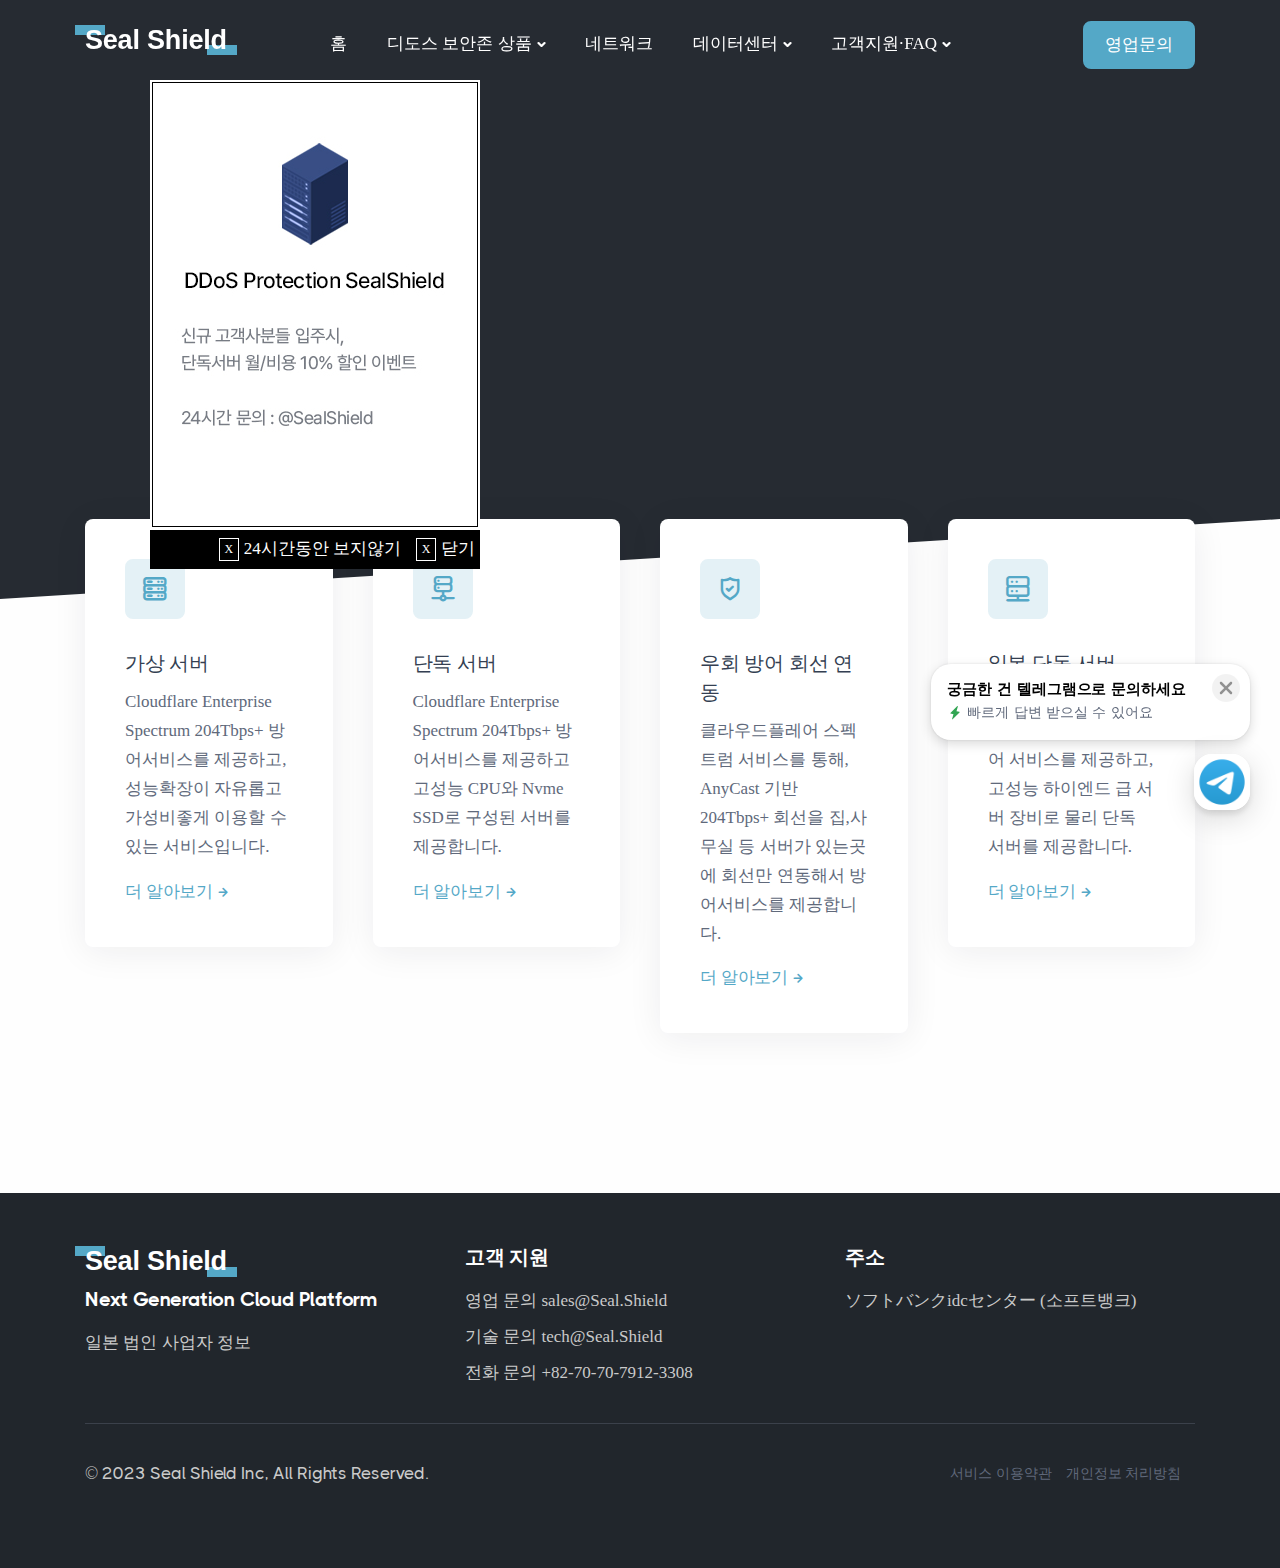
<file: index.html>
<!DOCTYPE html>
<html lang="en">

<head>
  <meta charset="utf-8">
  <meta name="viewport" content="width=device-width, initial-scale=1.0">
  <meta name="description" content="">
  <meta name="keywords" content="">
  <meta name="google" content="notranslate">
  <title>Seal Shield</title>
  <!-- <link rel="shortcut icon" href="../assets/img/favicon.png"> -->
  <link rel="stylesheet" href="./assets/css/plugins.css">
  <link rel="stylesheet" href="./assets/css/style.css">
  <link rel="stylesheet" href="./assets/css/colors/aqua.css">
  <link rel="preload" href="./assets/css/fonts/thicccboi.css" as="style" onload="this.rel='stylesheet'">
  <link rel="stylesheet" href="https://webfontworld.github.io/naver/NanumSquare.css">
  <link rel="stylesheet" href="./assets/css/common.css">

  <script type="text/javascript">
		const getCookie = (name) => {
			const value = document.cookie.match('(^|;) ?' + name + '=([^;]*)(;|$)');
			return value ? value[2] : null;
		}

		const closeModal = () => {
			const banner = document.getElementById('banner');
			banner.style.display = "none"
		}

		const closeModalDuringOneday = () => {
			let date = new Date(Date.now() + 86400e3);
			date = date.toUTCString();
			document.cookie = `bannerClose=T; expires=${date}`
			closeModal();
		}

		function setBanner (){
			const banner = document.getElementById('banner');
			if (getCookie('bannerClose') == null) {
				banner.className += " display-flex";
			} else if(getCookie("bannerClose") == "T") {
				closeModal();
			};
		}
	</script>

</head>

<body onload="setBanner();">
  <div class="content-wrapper">
    <header class="wrapper bg-dark">
      <nav class="navbar navbar-expand-lg center-nav transparent navbar-dark">
        <div class="container flex-lg-row flex-nowrap align-items-center">
          <div class="navbar-brand w-100">
            <a href="./index.html">
              <h2 class="logo-light logo" style="color: #FFFFFF; font-family: Poppins, sans-serif; font-weight: 600;">Seal Shield</h2>
              <h2 class="logo-dark logo" style="color: #000000; font-family: Poppins, sans-serif; font-weight: 600;">Seal Shield</h2>
            </a>
          </div>
          <div class="navbar-collapse offcanvas offcanvas-nav offcanvas-start">
            <div class="offcanvas-header d-lg-none">
              <h3 class="text-white fs-30 mb-0">Seal Shield</h3>
              <button type="button" class="btn-close btn-close-white" data-bs-dismiss="offcanvas" aria-label="Close"></button>
            </div>
            <div class="offcanvas-body ms-lg-auto d-flex flex-column h-100">
              <ul class="navbar-nav">
                <li class="nav-item dropdown dropdown-mega">
                  <a class="nav-link hangle" href="./index.html">홈</a>
                </li>
                <li class="nav-item dropdown">
                  <a class="nav-link dropdown-toggle hangle" href="javascript:void(0);" data-bs-toggle="dropdown">디도스
                    보안존 상품</a>
                  <div class="dropdown-menu dropdown-lg">
                    <div class="dropdown-lg-content">
                      <div>
                        <h6 class="dropdown-header">Compute</h6>
                        <ul class="list-unstyled">
                          <li><a class="dropdown-item hangle" href="./pages/virtualServer.html">가상
                              서버</a></li>
                          <li><a class="dropdown-item hangle" href="./pages/dedicatedServer.html">단독
                              서버</a></li>
                          <li><a class="dropdown-item hangle"
                              href="./pages/japanDedicatedServer.html">일본 단독 서버</a></li>
                        </ul>
                      </div>
                      <div>
                        <h6 class="dropdown-header">Network</h6>
                        <ul class="list-unstyled">
                          <li><a class="dropdown-item hangle" href="./pages/bypassDefense.html">우회 방어 회선
                              연동</a></li>
                        </ul>
                      </div>
                      <div>
                        <h6 class="dropdown-header">Datacenter</h6>
                        <ul class="list-unstyled">
                          <li><a class="dropdown-item hangle" href="javascript:void(0);">코로케이션</a></li>
                          <li><a class="dropdown-item hangle" href="javascript:void(0);">클라우드플레어 스펙트럼</a></li>
                        </ul>
                      </div>
                    </div>
                  </div>
                </li>
                <li class="nav-item dropdown">
                  <a class="nav-link hangle" href="./pages/network.html">네트워크</a>
                </li>
                <li class="nav-item dropdown">
                  <a class="nav-link dropdown-toggle hangle" href="javascript:void(0);"
                    data-bs-toggle="dropdown">데이터센터</a>
                  <ul class="dropdown-menu">
                    <li class="dropdown dropdown-submenu dropend"><a
                        class="dropdown-item dropdown-toggle hangle" href="javascript:void(0);"
                        data-bs-toggle="dropdown">대한민국</a>
                      <ul class="dropdown-menu">
                        <li class="nav-item"><a class="dropdown-item" href="javascript:void(0);">KT Clean-Zone</a>
                        </li>
                        <li class="nav-item"><a class="dropdown-item" href="javascript:void(0);">SK Clean-Zone</a>
                        </li>
                        <li class="nav-item"><a class="dropdown-item" href="javascript:void(0);">Kinx
                            Clean-Zone</a></li>
                      </ul>
                    </li>
                    <li class="dropdown dropdown-submenu dropend"><a
                        class="dropdown-item dropdown-toggle hangle" href="javascript:void(0);"
                        data-bs-toggle="dropdown">일본</a>
                      <ul class="dropdown-menu">
                        <li class="nav-item"><a class="dropdown-item" href="javascript:void(0);">Tokyo-IDC</a>
                        </li>
                      </ul>
                    </li>
                    <li class="dropdown dropdown-submenu dropend"><a
                        class="dropdown-item dropdown-toggle hangle" href="javascript:void(0);"
                        data-bs-toggle="dropdown">미국</a>
                      <ul class="dropdown-menu">
                        <li class="nav-item"><a class="dropdown-item" href="javascript:void(0);">Cloudflare 대한민국
                            리전</a></li>
                      </ul>
                    </li>
                  </ul>
                </li>
                <li class="nav-item dropdown">
                  <a class="nav-link dropdown-toggle hangle" href="javascript:void(0);"
                    data-bs-toggle="dropdown">고객지원·FAQ</a>
                  <ul class="dropdown-menu">
                    <li class="nav-item"><a class="dropdown-item hangle" href="./pages/contact.html">연락처</a>
                    </li>
                    <li class="dropdown dropdown-submenu dropend"><a
                        class="dropdown-item dropdown-toggle hangle" href="javascript:void(0);"
                        data-bs-toggle="dropdown">법률</a>
                      <ul class="dropdown-menu">
                        <li class="nav-item"><a class="dropdown-item hangle"
                            href="./pages/term.html">서비스 이용약관</a></li>
                        <li class="nav-item"><a class="dropdown-item hangle"
                            href="./pages/privacy.html">개인정보 처리방침</a></li>
                      </ul>
                    </li>
                  </ul>
                </li>
              </ul>
              <!-- /.navbar-nav -->
              <div class="offcanvas-footer d-lg-none">
                <div>
                  <a href="mailto:tech@Seal.Shield" class="link-inverse">tech@Seal.Shield</a>
                  <br /> +82-70-70-7912-3308<br />
                </div>
              </div>
              <!-- /.offcanvas-footer -->
            </div>
            <!-- /.offcanvas-body -->
          </div>
          <!-- /.navbar-collapse -->
          <div class="navbar-other w-100 d-flex ms-auto">
            <ul class="navbar-nav flex-row align-items-center ms-auto">
              <li class="nav-item d-none d-md-block">
                <a href="./pages/contact.html" class="btn btn-sm btn-primary rounded hangle">영업문의</a>
              </li>
              <li class="nav-item d-lg-none">
                <button class="hamburger offcanvas-nav-btn"><span></span></button>
              </li>
            </ul>
            <!-- /.navbar-nav -->
          </div>
          <!-- /.navbar-other -->
        </div>
        <!-- /.container -->
      </nav>
      <!-- /.navbar -->
      <div class="offcanvas offcanvas-top bg-light" id="offcanvas-search" data-bs-scroll="true">
        <div class="container d-flex flex-row py-6">
          <form class="search-form w-100">
            <input id="search-form" type="text" class="form-control" placeholder="Type keyword and hit enter">
          </form>
          <!-- /.search-form -->
          <button type="button" class="btn-close" data-bs-dismiss="offcanvas" aria-label="Close"></button>
        </div>
        <!-- /.container -->
      </div>
      <!-- /.offcanvas -->
    </header>
    <!-- /header -->
    <div id="banner" class="banner-wrap">
			<div class="banner-inner">
				<img src="./assets/img/banner.jpg" alt="배너 이미지">
				<ul class="banner-footer">
					<li onclick="closeModalDuringOneday();"><span>X</span>24시간동안 보지않기</li>
					<li onclick="closeModal();"><span>X</span>닫기</li>
				</ul>
			</div>
		</div>
    <section class="wrapper bg-dark angled lower-start">
			<div class="container pt-7 pt-md-11 pb-8">
			  <div class="row gx-0 gy-10 align-items-center">
				<div class="col-lg-7" data-cues="slideInDown" data-group="page-title" data-delay="600">
				  <h1 class="display-1 text-white mb-4">Seal Shield <br /><span class="typer text-primary text-nowrap" data-delay="100" data-delim="/" data-words="DDoS Protection, Made-Easy"></span><span class="cursor text-primary" data-owner="typer"></span></h1>
				  <p class="lead fs-24 lh-sm text-white mb-7 hangle">쉽고 간편한 디도스 보안을 다양한 상품과 함께
					이용할 수 있습니다.</p>
				  <div>
					<!-- <a class="btn btn-lg btn-primary rounded hangle">더 알아보기</a> -->
				  </div>
				</div>
				<!-- /column -->
				<div class="col-lg-5 mt-0" data-cues="slideInDown">
					<div class="position-relative">
						<img src="./assets/img/svg/server.svg" alt="">
					</div>
				  <!-- /div -->
				</div>
				<!-- /column -->
			  </div>
			  <!-- /.row -->
			</div>
			<!-- /.container -->
    </section>
    <!-- /section -->
    <section class="wrapper bg-light">
      <div class="container">
        <div class="row gx-md-8 gy-8 mb-14 mb-md-18">
        <div class="col-md-6 col-lg-3">
          <div class="card shadow-lg">
            <div class="card-body">
                <div class="icon btn btn-block btn-lg btn-soft-primary pe-none mb-6"> <i class="uil uil-server"></i> </div>
              <h4 class="hangle">가상 서버</h4>
              <p class="mb-3 hangle">Cloudflare Enterprise Spectrum 204Tbps+ 방어서비스를 제공하고, 성능확장이 자유롭고 가성비좋게 이용할 수 있는 서비스입니다.</p>
              <a href="./pages/virtualServer.html" class="more hover link-primary hangle">더 알아보기</a>
            </div>
          </div>
        </div>
        <!--/column -->
        <div class="col-md-6 col-lg-3">
          <div class="card shadow-lg">
            <div class="card-body">
              <div class="icon btn btn-block btn-lg btn-soft-primary pe-none mb-6"> <i class="uil uil-server-network"></i> </div>
              <h4 class="hangle">단독 서버</h4>
              <p class="mb-3 hangle">Cloudflare Enterprise Spectrum 204Tbps+ 방어서비스를 제공하고 고성능 CPU와 Nvme SSD로 구성된 서버를 제공합니다.</p>
              <a href="./pages/dedicatedServer.html" class="more hover link-primary hangle">더 알아보기</a>
            </div>
          </div>
        </div>
        <!--/column -->
        <div class="col-md-6 col-lg-3">
          <div class="card shadow-lg">
            <div class="card-body">
              <div class="icon btn btn-block btn-lg btn-soft-primary pe-none mb-6"> <i class="uil uil-shield-check"></i> </div>
              <h4 class="hangle">우회 방어 회선 연동</h4>
              <p class="mb-3 hangle">클라우드플레어 스펙트럼 서비스를 통해, AnyCast 기반 204Tbps+ 회선을 집,사무실 등 서버가 있는곳에 회선만 연동해서 방어서비스를 제공합니다.</p>
              <a href="./pages/bypassDefense.html" class="more hover link-primary hangle">더 알아보기</a>
            </div>
          </div>
        </div>
        <!--/column -->
        <div class="col-md-6 col-lg-3">
          <div class="card shadow-lg">
            <div class="card-body">
              <div class="icon btn btn-block btn-lg btn-soft-primary pe-none mb-6"> <i class="uil uil-server-connection"></i> </div>
              <h4 class="hangle">일본 단독 서버</h4>
              <p class="mb-3 hangle">AWS급 최하단 10G 백본용량으로 디도스방어 서비스를 제공하고, 고성능 하이엔드 급 서버 장비로 물리 단독 서버를 제공합니다.</p>
              <a href="./pages/japanDedicatedServer.html" class="more hover link-primary hangle">더 알아보기</a>
            </div>
          </div>
        </div>
        <!--/column -->
        </div>
        <!--/.row -->
      </div>
      <!-- /.container -->
    </section>
    <!-- /section -->
  </div>
  <!-- /.content-wrapper -->
  <footer class="bg-dark text-inverse">
		<div class="container pt-10 pb-13">
			<div class="row gy-6 gy-lg-0">
			<div class="col-md-4 col-lg-4">
				<div class="widget">
					<h2 class="logo-light logo mb-1" style="color: #ffffff; font-family: Poppins, sans-serif; font-weight: 600;">Seal Shield
					</h2>
					<h4 class="widget-title text-white mb-3">Next Generation Cloud Platform</h4>
					<p class="mb-0 hangle">
						일본 법인 사업자 정보
					</p>
				<!-- /.social -->
				</div>
				<!-- /.widget -->
			</div>
			<!-- /column -->
			<div class="col-md-4 col-lg-4">
				<div class="widget hangle">
				<h4 class="widget-title text-white mb-3">고객 지원</h4>
				<ul class="list-unstyled mb-0">
					<li>영업 문의 sales@Seal.Shield</li>
					<li>기술 문의 tech@Seal.Shield</li>
					<li>전화 문의 +82-70-70-7912-3308</li>
				</ul>
				</div>
				<!-- /.widget -->
			</div>
			<!-- /column -->
			<div class="col-md-4 col-lg-4">
				<div class="widget hangle">
				<h4 class="widget-title text-white mb-3">주소</h4>
				<ul class="list-unstyled mb-0">
					<li>ソフトバンクidcセンター (소프트뱅크)</li>
				</ul>
				</div>
				<!-- /.widget -->
			</div>
			<!-- /column -->
			</div>
			<!--/.row -->
			<hr class="mt-7 mt-md-7 mb-7">
			<div class="d-md-flex align-items-center justify-content-between">
				<p class="mb-2 mb-lg-0">© 2023 Seal Shield Inc, All Rights Reserved.</p>
				<nav class="nav mb-0 hangle">
				  <a href="./pages/term.html" style="font-size: .7rem; margin: 0 0.7rem 0 0; color: #60697b;">서비스 이용약관</a>
				  <a href="./pages/privacy.html" style="font-size: .7rem; margin: 0 0.7rem 0 0; color: #60697b;">개인정보 처리방침</a>
				</nav>
				<!-- /.social -->
			  </div>
		</div>
		<!-- /.container -->
	</footer>
  <div class="progress-wrap">
    <svg class="progress-circle svg-content" width="100%" height="100%" viewBox="-1 -1 102 102">
      <path d="M50,1 a49,49 0 0,1 0,98 a49,49 0 0,1 0,-98" />
    </svg>
  </div>
  <script src="./assets/js/plugins.js"></script>
  <script src="./assets/js/theme.js"></script>
  <script>
		function closePop() {
			var popup = document.getElementsByClassName("kbDpsJ");
			popup[0].style.display = "none";
		}
	</script>
	<article role="dialog" class="PCBubblePopupLayer__PCBubbleWrapper-ch-front__sc-qr66bs-0 kbDpsJ">
		<h2 class="a11y-hidden">Channel Talk pop-up</h2>
		<div class="PCLabelButton__Wrapper-ch-front__sc-1viw4do-1 gcPqyR">
			<button type="button" class="PCLabelButton__LabelButton-ch-front__sc-1viw4do-0 kdbiBm">
				<div class="PCLabelButton__TextWrapper-ch-front__sc-1viw4do-2 iOwXlC">
					<div class="PCLabelButton__Title-ch-front__sc-1viw4do-3 kqRZza">궁금한 건 텔레그램으로 문의하세요</div>
					<div class="PCLabelButton__Status-ch-front__sc-1viw4do-4 jOeHgT">
						<svg xmlns="http://www.w3.org/2000/svg" width="16" height="16" fill="none" viewBox="0 0 24 24"
							foundation="[object Object]" class="Iconstyled__Icon-sc-1iqwu2g-0 iCEngM"
							data-testid="bezier-react-icon" color="bgtxt-green-normal" margintop="0" marginright="0"
							marginbottom="0" marginleft="0">
							<path fill="currentColor" fill-rule="evenodd"
								d="m18.54 10.226-4.319-1 2.082-7.083c.146-.496-.468-.86-.833-.493L5.146 12.002a.5.5 0 0 0 .242.84l4.32 1-2.084 7.082c-.146.498.468.861.834.494l10.323-10.352a.5.5 0 0 0-.24-.84Z"
								clip-rule="evenodd"></path>
						</svg>빠르게 답변 받으실 수 있어요</span>
					</div>
				</div>
			</button>
			<div class="PCLabelButton__CloseButtonArea-ch-front__sc-1viw4do-7 imEiwF">
				<span class="a11y-hidden">Close</span>
				<button class="PCLabelButton__CloseButton-ch-front__sc-1viw4do-6 flvCTH" onclick="closePop()">
					<svg width="20" height="20" viewBox="0 0 24 24" fill="none" xmlns="http://www.w3.org/2000/svg"
						foundation="[object Object]"
						class="InnerIconstyled__Icon-ch-front__sc-197h5bb-0 dVEMjZ PCLabelButton__CloseIcon-ch-front__sc-1viw4do-5 hLYLWV"
						defaultopacity="1" hoveredopacity="1" margintop="0" marginright="0" marginbottom="0"
						marginleft="0" withtheme="false">
						<path fill="currentColor"
							d="M4.92893 4.92893C4.34315 5.51472 4.34315 6.46447 4.92893 7.05025L9.87868 12L4.92893 16.9497C4.34315 17.5355 4.34315 18.4853 4.92893 19.0711C5.51472 19.6569 6.46447 19.6569 7.05025 19.0711L12 14.1213L16.9497 19.0711C17.5355 19.6569 18.4853 19.6569 19.0711 19.0711C19.6569 18.4853 19.6569 17.5355 19.0711 16.9497L14.1213 12L19.0711 7.05025C19.6569 6.46447 19.6569 5.51472 19.0711 4.92893C18.4853 4.34315 17.5355 4.34315 16.9497 4.92893L12 9.87868L7.05025 4.92893C6.46447 4.34315 5.51472 4.34315 4.92893 4.92893Z">
						</path>
					</svg>
				</button>
			</div>
		</div>
	</article>
	<div data-ch-testid="launcher" class="Launcherstyled__LauncherButtonWrapper-ch-front__sc-vjd8p8-0 fhSQvV">
		<button type="button" onclick="window.open('https://t.me/sealshield/')">
			<div class="ChatButtonContainer__Container-ch-front__sc-1xjuzon-0 bKNCWH">
				<span class="a11y-hidden">Channel Chat Button</span>
				<div class="SenderButtonView__Wrapper-ch-front__sc-16y2woi-0 omWkp">
					<div src="/static/img/tele_logo.png"
						class="SenderButtonView__SenderAvatarBg-ch-front__sc-16y2woi-1 LVsny"></div>
				</div>
				<div class="IconButtonView__Background-ch-front__sc-vtu014-0 jaYpSL">
					<svg width="36" height="36" color="#ffffff">
						<use href="#channel-filled"></use>
					</svg>
				</div>
				<div class="MinimizeButtonView__Wrapper-ch-front__sc-11fv1z6-0 aSXzX">
					<svg xmlns="http://www.w3.org/2000/svg" width="36" height="36" fill="none" viewBox="0 0 24 24"
						foundation="[object Object]" class="Iconstyled__Icon-sc-1iqwu2g-0 pJGcx"
						data-testid="bezier-react-icon" color="txt-black-darker" margintop="0" marginright="0"
						marginbottom="0" marginleft="0" aria-hidden="true">
						<path fill="currentColor" fill-rule="evenodd"
							d="M16.95 8.464a1 1 0 1 0-1.414-1.414L12 10.586 8.465 7.051A1 1 0 0 0 7.05 8.464L10.586 12 7.05 15.535a1 1 0 1 0 1.414 1.414L12 13.414l3.536 3.536a1 1 0 0 0 1.414-1.415L13.414 12l3.536-3.536Z"
							clip-rule="evenodd"></path>
					</svg>
				</div>
			</div>
		</button>
	</div>
</body>

</html>
</file>
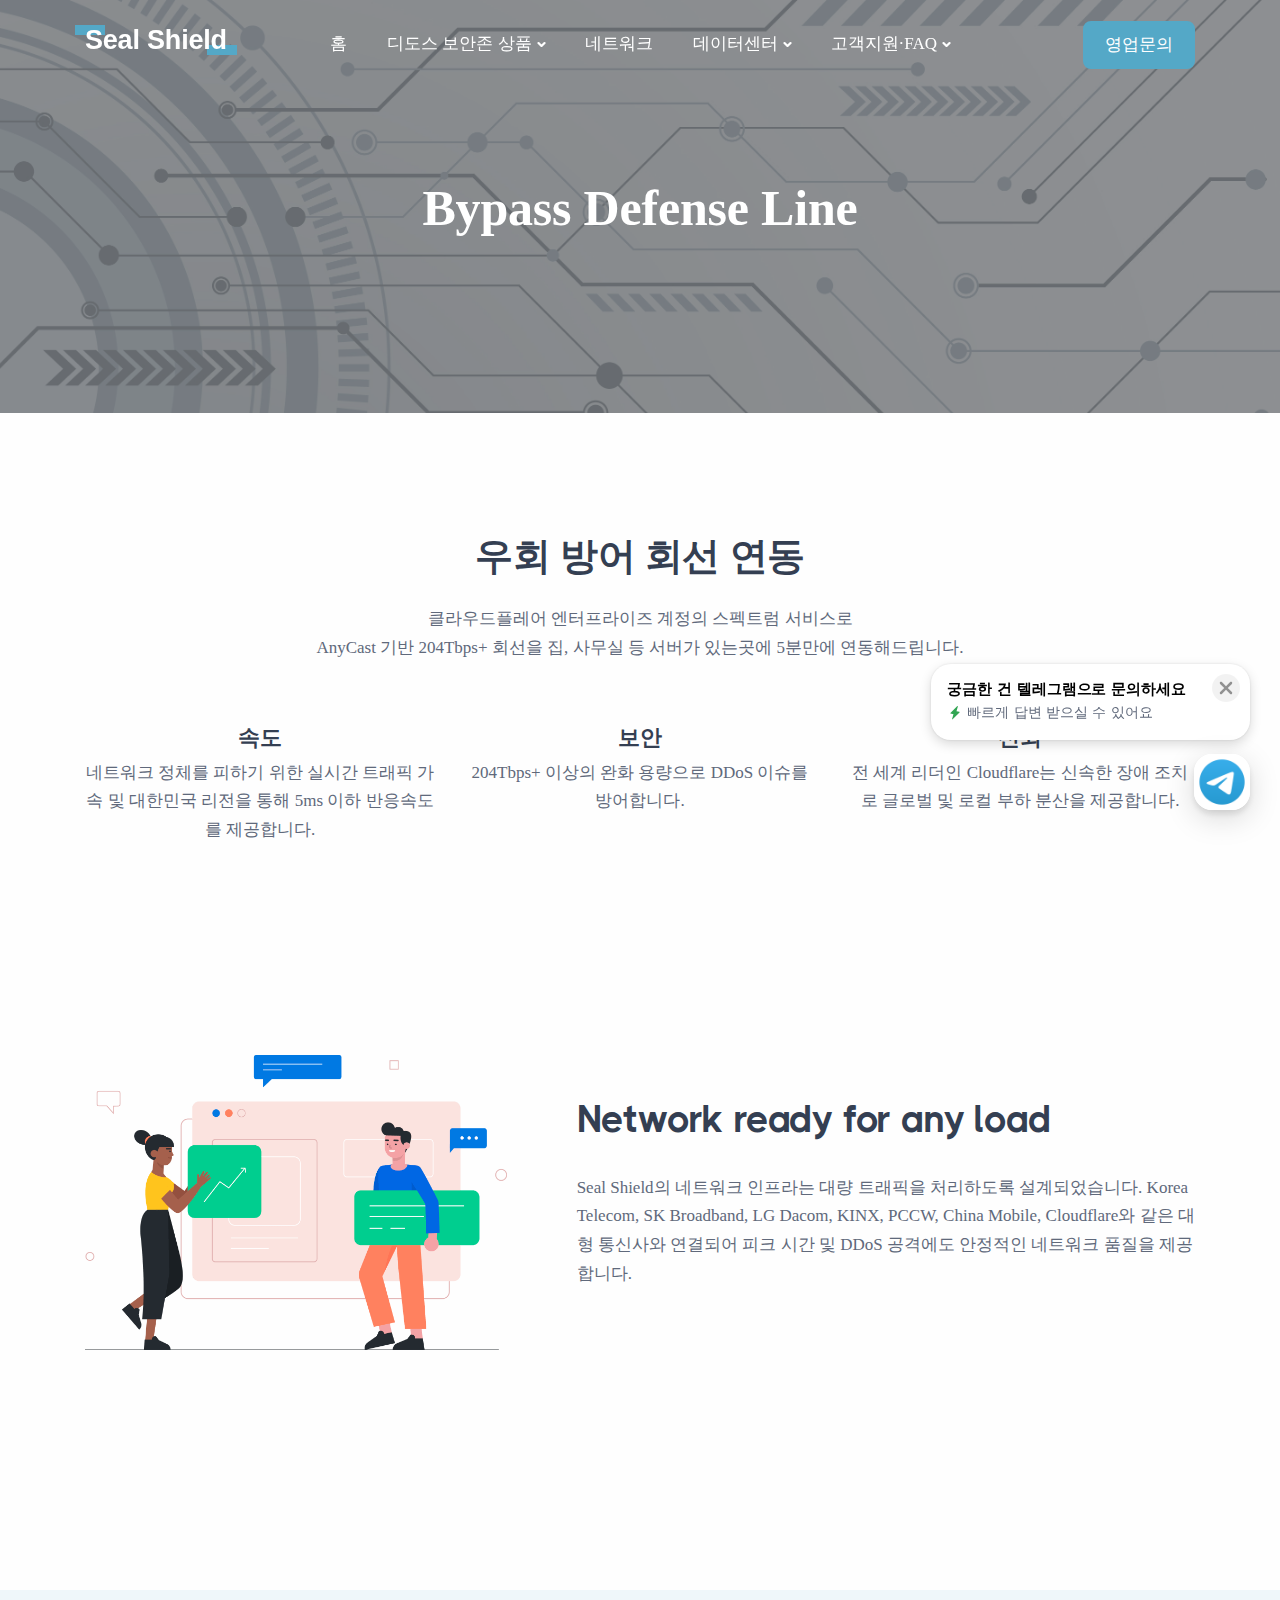
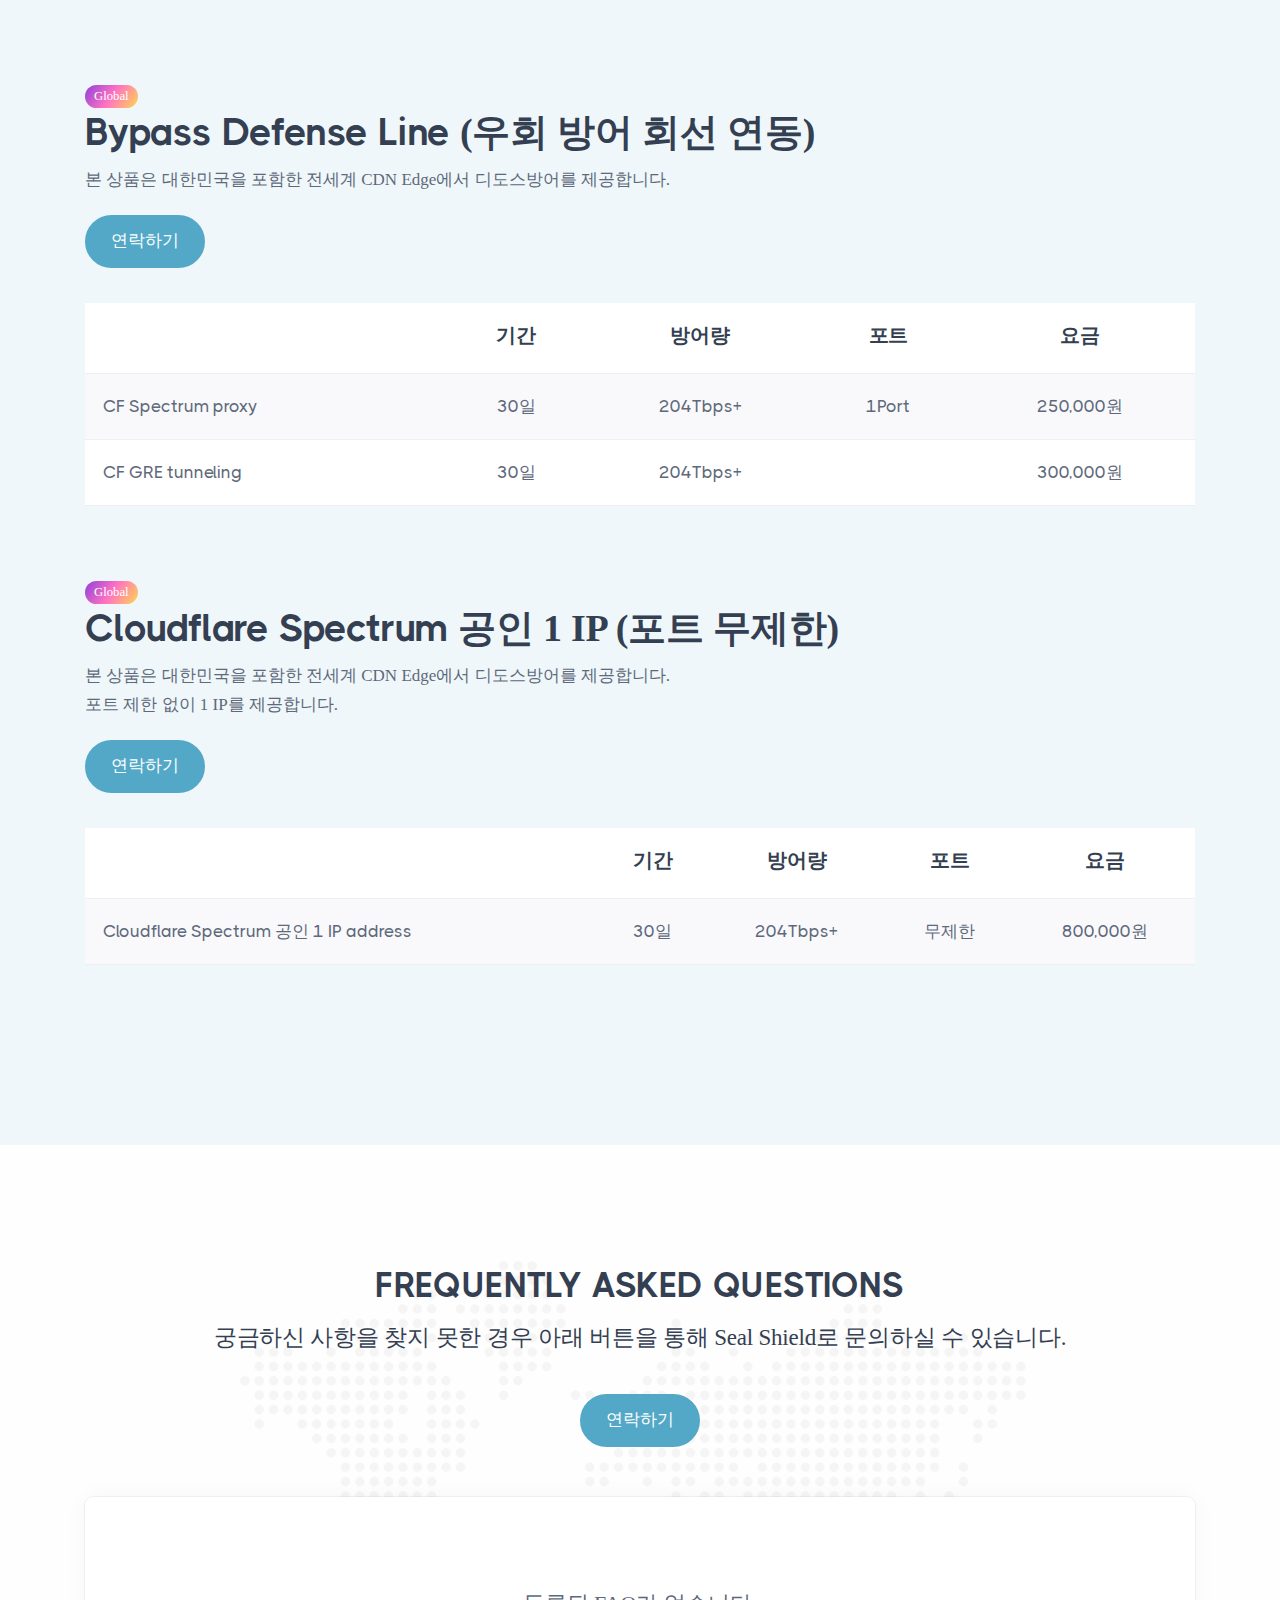
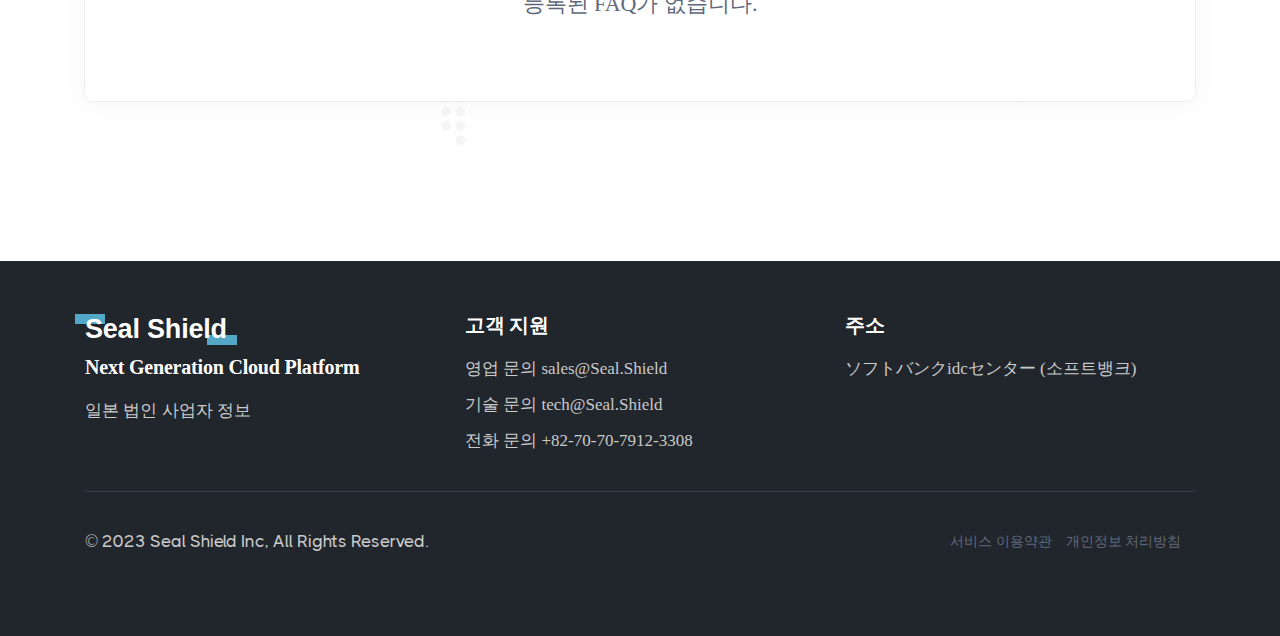
<file: pages/bypassDefense.html>
<!DOCTYPE html>
<html lang="en">

<head>
  <meta charset="utf-8">
  <meta name="viewport" content="width=device-width, initial-scale=1.0">
  <meta name="description" content="">
  <meta name="keywords" content="">
  <meta name="google" content="notranslate">
  <title>Seal Shield</title>
  <!-- <link rel="shortcut icon" href="..../assets/img/favicon.png"> -->
  <link rel="stylesheet" href="../assets/css/plugins.css">
  <link rel="stylesheet" href="../assets/css/style.css">
  <link rel="stylesheet" href="../assets/css/colors/aqua.css">
  <link rel="preload" href="../assets/css/fonts/thicccboi.css" as="style" onload="this.rel='stylesheet'">
  <link rel="stylesheet" href="https://webfontworld.github.io/naver/NanumSquare.css">
  <link rel="stylesheet" href="../assets/css/common.css">
</head>

<body>
  <div class="content-wrapper">
    <header class="wrapper bg-soft-primary">
      <nav class="navbar navbar-expand-lg center-nav transparent position-absolute navbar-dark">
        <div class="container flex-lg-row flex-nowrap align-items-center">
          <div class="navbar-brand w-100">
            <a href="../index.html">
              <h2 class="logo-light logo" style="color: #FFFFFF; font-family: Poppins, sans-serif; font-weight: 600;">Seal Shield</h2>
              <h2 class="logo-dark logo" style="color: #000000; font-family: Poppins, sans-serif; font-weight: 600;">Seal Shield</h2>
            </a>
          </div>
          <div class="navbar-collapse offcanvas offcanvas-nav offcanvas-start">
            <div class="offcanvas-header d-lg-none">
              <h3 class="text-white fs-30 mb-0">Seal Shield</h3>
              <button type="button" class="btn-close btn-close-white" data-bs-dismiss="offcanvas" aria-label="Close"></button>
            </div>
            <div class="offcanvas-body ms-lg-auto d-flex flex-column h-100">
              <ul class="navbar-nav">
                <li class="nav-item dropdown dropdown-mega">
                  <a class="nav-link hangle" href="../index.html">홈</a>
                </li>
                <li class="nav-item dropdown">
                  <a class="nav-link dropdown-toggle hangle" href="javascript:void(0);" data-bs-toggle="dropdown">디도스
                    보안존 상품</a>
                  <div class="dropdown-menu dropdown-lg">
                    <div class="dropdown-lg-content">
                      <div>
                        <h6 class="dropdown-header">Compute</h6>
                        <ul class="list-unstyled">
                          <li><a class="dropdown-item hangle" href="../pages/virtualServer.html">가상
                              서버</a></li>
                          <li><a class="dropdown-item hangle" href="../pages/dedicatedServer.html">단독
                              서버</a></li>
                          <li><a class="dropdown-item hangle"
                              href="../pages/japanDedicatedServer.html">일본 단독 서버</a></li>
                        </ul>
                      </div>
                      <div>
                        <h6 class="dropdown-header">Network</h6>
                        <ul class="list-unstyled">
                          <li><a class="dropdown-item hangle" href="../pages/bypassDefense.html">우회 방어 회선
                              연동</a></li>
                        </ul>
                      </div>
                      <div>
                        <h6 class="dropdown-header">Datacenter</h6>
                        <ul class="list-unstyled">
                          <li><a class="dropdown-item hangle" href="javascript:void(0);">코로케이션</a></li>
                          <li><a class="dropdown-item hangle" href="javascript:void(0);">클라우드플레어 스펙트럼</a></li>
                        </ul>
                      </div>
                    </div>
                  </div>
                </li>
                <li class="nav-item dropdown">
                  <a class="nav-link hangle" href="../pages/network.html">네트워크</a>
                </li>
                <li class="nav-item dropdown">
                  <a class="nav-link dropdown-toggle hangle" href="javascript:void(0);"
                    data-bs-toggle="dropdown">데이터센터</a>
                  <ul class="dropdown-menu">
                    <li class="dropdown dropdown-submenu dropend"><a
                        class="dropdown-item dropdown-toggle hangle" href="javascript:void(0);"
                        data-bs-toggle="dropdown">대한민국</a>
                      <ul class="dropdown-menu">
                        <li class="nav-item"><a class="dropdown-item" href="javascript:void(0);">KT Clean-Zone</a>
                        </li>
                        <li class="nav-item"><a class="dropdown-item" href="javascript:void(0);">SK Clean-Zone</a>
                        </li>
                        <li class="nav-item"><a class="dropdown-item" href="javascript:void(0);">Kinx
                            Clean-Zone</a></li>
                      </ul>
                    </li>
                    <li class="dropdown dropdown-submenu dropend"><a
                        class="dropdown-item dropdown-toggle hangle" href="javascript:void(0);"
                        data-bs-toggle="dropdown">일본</a>
                      <ul class="dropdown-menu">
                        <li class="nav-item"><a class="dropdown-item" href="javascript:void(0);">Tokyo-IDC</a>
                        </li>
                      </ul>
                    </li>
                    <li class="dropdown dropdown-submenu dropend"><a
                        class="dropdown-item dropdown-toggle hangle" href="javascript:void(0);"
                        data-bs-toggle="dropdown">미국</a>
                      <ul class="dropdown-menu">
                        <li class="nav-item"><a class="dropdown-item" href="javascript:void(0);">Cloudflare 대한민국
                            리전</a></li>
                      </ul>
                    </li>
                  </ul>
                </li>
                <li class="nav-item dropdown">
                  <a class="nav-link dropdown-toggle hangle" href="javascript:void(0);"
                    data-bs-toggle="dropdown">고객지원·FAQ</a>
                  <ul class="dropdown-menu">
                    <li class="nav-item"><a class="dropdown-item hangle" href="../pages/contact.html">연락처</a>
                    </li>
                    <li class="dropdown dropdown-submenu dropend"><a
                        class="dropdown-item dropdown-toggle hangle" href="javascript:void(0);"
                        data-bs-toggle="dropdown">법률</a>
                      <ul class="dropdown-menu">
                        <li class="nav-item"><a class="dropdown-item hangle"
                            href="../pages/term.html">서비스 이용약관</a></li>
                        <li class="nav-item"><a class="dropdown-item hangle"
                            href="../pages/privacy.html">개인정보 처리방침</a></li>
                      </ul>
                    </li>
                  </ul>
                </li>
              </ul>
              <!-- /.navbar-nav -->
              <div class="offcanvas-footer d-lg-none">
                <div>
                  <a href="mailto:tech@Seal.Shield" class="link-inverse">tech@Seal.Shield</a>
                  <br /> +82-70-70-7912-3308<br />
                </div>
              </div>
              <!-- /.offcanvas-footer -->
            </div>
            <!-- /.offcanvas-body -->
          </div>
          <!-- /.navbar-collapse -->
          <div class="navbar-other w-100 d-flex ms-auto">
            <ul class="navbar-nav flex-row align-items-center ms-auto">
              <li class="nav-item d-none d-md-block">
                <a href="../pages/contact.html" class="btn btn-sm btn-primary rounded hangle">영업문의</a>
              </li>
              <li class="nav-item d-lg-none">
                <button class="hamburger offcanvas-nav-btn"><span></span></button>
              </li>
            </ul>
            <!-- /.navbar-nav -->
          </div>
          <!-- /.navbar-other -->
        </div>
        <!-- /.container -->
      </nav>
      <!-- /.navbar -->
      <div class="offcanvas offcanvas-top bg-light" id="offcanvas-search" data-bs-scroll="true">
        <div class="container d-flex flex-row py-6">
          <form class="search-form w-100">
            <input id="search-form" type="text" class="form-control" placeholder="Type keyword and hit enter">
          </form>
          <!-- /.search-form -->
          <button type="button" class="btn-close" data-bs-dismiss="offcanvas" aria-label="Close"></button>
        </div>
        <!-- /.container -->
      </div>
      <!-- /.offcanvas -->
    </header>
    <!-- /header -->
    <section class="wrapper image-wrapper bg-image bg-overlay text-white" data-image-src="../assets/img/intro-header-bg-01.jpg">
      <div class="container pt-19 pb-18 text-center">
        <div class="row">
          <div class="col-md-10 col-lg-8 col-xl-7 col-xxl-6 mx-auto">
            <h1 class="display-1 text-white mb-3 hangle"><b>Bypass Defense Line</b></h1>
            <!-- <p class="lead fs-lg px-md-3 px-lg-7 px-xl-9 px-xxl-10">We are a creative company that focuses on establishing long-term relationships with customers.</p> -->
          </div>
          <!-- /column -->
        </div>
        <!-- /.row -->
      </div>
      <!-- /.container -->
    </section>
    <!-- /section -->
    <section class="wrapper bg-light text-center">
      <div class="container pt-14 pb-12 pt-md-16 pb-md-14">
        <div class="row gx-lg-8 gx-xl-12 gy-10 align-items-center">
          <div class="col-lg-12">
            <!-- <h2 class="fs-15 text-uppercase text-muted mb-3">What We Do?</h2> -->
            <h3 class="display-4 mb-5 hangle fw-bold">우회 방어 회선 연동</h3>
            <p class="hangle">클라우드플레어 엔터프라이즈 계정의 스펙트럼 서비스로<br />AnyCast 기반 204Tbps+ 회선을 집, 사무실 등 서버가 있는곳에 5분만에 연동해드립니다.</p>
          </div>
          <!--/column -->
        </div>
        <!--/.row -->
        <div class="row gy-8 hangle mt-0">
            <div class="col-md-6 col-lg-4">
              <div class="d-flex flex-row">
                <div>
                  <h3 class="fs-22 mb-1">속도</h3>
                  <p class="mb-0">네트워크 정체를 피하기 위한 실시간 트래픽 가속 및 대한민국 리전을 통해 5ms 이하 반응속도를 제공합니다.</p>
                </div>
              </div>
            </div>
            <!--/column -->
            <div class="col-md-6 col-lg-4">
              <div class="d-flex flex-row">
                <div>
                  <h3 class="fs-22 mb-1">보안</h3>
                  <p class="mb-0">204Tbps+ 이상의 완화 용량으로 DDoS 이슈를 방어합니다.</p>
                </div>
              </div>
            </div>
            <!--/column -->
            <div class="col-md-6 col-lg-4">
              <div class="d-flex flex-row">
                <div>
                  <h3 class="fs-22 mb-1">신뢰</h3>
                  <p class="mb-0">전 세계 리더인 Cloudflare는 신속한 장애 조치로 글로벌 및 로컬 부하 분산을 제공합니다.</p>
                </div>
              </div>
            </div>
            <!--/column -->
          </div>
          <!-- /row -->
      </div>
      <!-- /.container -->
    </section>
    <!-- /section -->
    <section class="wrapper bg-light">
      <div class="container py-14 py-md-16">
        <div class="row gx-lg-8 gx-xl-12 gy-10 mb-14 mb-md-16 align-items-center">
          <div class="col-lg-5">
            <figure><img class="w-auto" src="../assets/img/illustrations/i8.png" srcset="../assets/img/illustrations/i8@2x.png 2x" alt="" /></figure>
          </div>
          <!--/column -->
          <div class="col-lg-7">
            <h3 class="display-4 mb-6 pe-xxl-6">Network ready for any load</h3>
            <p class="hangle" style="word-break:break-all;">
                Seal Shield의 네트워크 인프라는 대량 트래픽을 처리하도록 설계되었습니다. Korea Telecom, SK Broadband, LG Dacom, KINX, PCCW, China Mobile, Cloudflare와 같은 대형 통신사와 연결되어 피크 시간 및 DDoS 공격에도 안정적인 네트워크 품질을 제공합니다.
            </p>
            <!-- /.progress-list -->
          </div>
          <!--/column -->
        </div>
        <!--/.row -->
      </div>
      <!-- /.container -->
    </section>
    <!-- /section -->
    <section id="pricing" class="wrapper bg-soft-primary">
      <div class="container pt-14 pb-18">
        <div class="row mb-10">
          <div class="col-lg-12 col-xl-12 col-xxl-12">
            <span class="badge gradient-4 rounded-pill hangle">Global</span>
            <h3 class="display-4">Bypass Defense Line <span class="hangle fw-bold">(우회 방어 회선 연동)</span></h3>
            <p class="hangle">본 상품은 대한민국을 포함한 전세계 CDN Edge에서 디도스방어를 제공합니다.</p>
            <a href="../pages/contact.html" class="btn btn-primary rounded-pill me-2 mb-7 hangle" target="_blank">연락하기</a>
            <table class="table table-striped text-center bg-white">
              <thead>
                  <tr>
                      <th></th>
                      <th>
                          <div class="h4 mb-1">기간</div>
                      </th>
                      <th>
                          <div class="h4 mb-1">방어량</div>
                      </th>
                      <th>
                          <div class="h4 mb-1">포트</div>
                      </th>
                      <th>
                          <div class="h4 mb-1">요금</div>
                      </th>
                  </tr>
              </thead>
              <tbody>
                  <tr>
                      <td class="option text-start">CF Spectrum proxy</td>
                      <td>30일</td>
                      <td>204Tbps+</td>
                      <td>1Port</td>
                      <td>250,000원</td>
                  </tr>
                  <tr>
                      <td class="option text-start">CF GRE tunneling</td>
                      <td>30일</td>
                      <td>204Tbps+</td>
                      <td></td>
                      <td>300,000원</td>
                  </tr>
              </tbody>
            </table>
          </div>
          <!--/column -->
        </div>
        <!--/.row -->
        <div class="row">
            <div class="col-lg-12 col-xl-12 col-xxl-12">
                <span class="badge gradient-4 rounded-pill hangle">Global</span>
                <h3 class="display-4">Cloudflare Spectrum <span class="fw-bold hangle">공인 1 IP (포트 무제한)</span></h3>
                <p class="hangle mb-0">본 상품은 대한민국을 포함한 전세계 CDN Edge에서 디도스방어를 제공합니다.</p>
                <p class="hangle">포트 제한 없이 1 IP를 제공합니다.</p>
                <a href="../pages/contact.html" class="btn btn-primary rounded-pill me-2 mb-7 hangle" target="_blank">연락하기</a>
                <table class="table table-striped text-center bg-white">
                  <thead>
                      <tr>
                          <th></th>
                          <th>
                              <div class="h4 mb-1">기간</div>
                          </th>
                          <th>
                              <div class="h4 mb-1">방어량</div>
                          </th>
                          <th>
                              <div class="h4 mb-1">포트</div>
                          </th>
                          <th>
                              <div class="h4 mb-1">요금</div>
                          </th>
                      </tr>
                  </thead>
                  <tbody>
                      <tr>
                          <td class="option text-start">Cloudflare Spectrum 공인 1 IP address</td>
                          <td>30일</td>
                          <td>204Tbps+</td>
                          <td>무제한</td>
                          <td>800,000원</td>
                      </tr>
                  </tbody>
              </table>
                
            </div>
            <!--/column -->
        </div>
        <!--/.row -->
      </div>
      <!-- /.container -->
    </section>
    <!-- /section -->
    <section class="wrapper image-wrapper bg-auto no-overlay bg-image text-center bg-map" data-image-src="../assets/img/map.png">
      <div class="container pt-0 pb-14 pt-md-16 pb-md-18">
        <div class="row">
          <div class="col-lg-12 col-xl-12 col-xxl-12 mx-auto">
            <h2 class="display-5 text-uppercase mb-3">Frequently Asked Questions</h2>
            <h3 class="mb-8 px-lg-12 hangle">궁금하신 사항을 찾지 못한 경우 아래 버튼을 통해 Seal Shield로 문의하실 수 있습니다.</h3>
            <a href="../pages/contact.html" class="btn btn-primary rounded-pill mb-10 hangle" target="_blank">연락하기</a>
          </div>
          <!-- /.row -->
        </div>
        <!-- /column -->
        <div class="card">
          <div class="card-body mb-n2">
            <div class="row mb-10 mt-10">
                <div class="col-md-9 col-lg-7 col-xl-7 mx-auto text-center">
                  <p class="lead fs-lg px-xl-10 px-xxl-15 hangle mb-0">등록된 FAQ가 없습니다.</p>
                </div>
                <!-- /column -->
              </div>
          </div>
          <!--/.card-body -->
        </div>
      </div>
      <!-- /.container -->
    </section><!-- /section -->
  </div>
  <!-- /.content-wrapper -->
  <footer class="bg-dark text-inverse">
    <div class="container pt-10 pb-13">
      <div class="row gy-6 gy-lg-0">
      <div class="col-md-4 col-lg-4">
          <div class="widget hangle">
              <h2 class="logo-light logo mb-1" style="color: #ffffff; font-family: Poppins, sans-serif; font-weight: 600;">Seal Shield
              </h2>
              <h4 class="widget-title text-white mb-3">Next Generation Cloud Platform</h4>
              <p class="mb-0 hangle">
                일본 법인 사업자 정보
              </p>
          <!-- /.social -->
          </div>
          <!-- /.widget -->
      </div>
      <!-- /column -->
      <div class="col-md-4 col-lg-4">
          <div class="widget hangle">
          <h4 class="widget-title text-white mb-3">고객 지원</h4>
          <ul class="list-unstyled mb-0">
              <li>영업 문의 sales@Seal.Shield</li>
              <li>기술 문의 tech@Seal.Shield</li>
              <li>전화 문의 +82-70-70-7912-3308</li>
          </ul>
          </div>
          <!-- /.widget -->
      </div>
      <!-- /column -->
      <div class="col-md-4 col-lg-4">
          <div class="widget hangle">
          <h4 class="widget-title text-white mb-3">주소</h4>
          <ul class="list-unstyled mb-0 hangle">
              <li>ソフトバンクidcセンター (소프트뱅크)</li>
          </ul>
          </div>
          <!-- /.widget -->
      </div>
      <!-- /column -->
      </div>
      <!--/.row -->
      <hr class="mt-7 mt-md-7 mb-7">
      <div class="d-md-flex align-items-center justify-content-between">
          <p class="mb-2 mb-lg-0">© 2023 Seal Shield Inc, All Rights Reserved.</p>
          <nav class="nav mb-0 hangle">
            <a href="../pages/term.html" style="font-size: .7rem; margin: 0 0.7rem 0 0; color: #60697b;">서비스 이용약관</a>
            <a href="../pages/privacy.html" style="font-size: .7rem; margin: 0 0.7rem 0 0; color: #60697b;">개인정보 처리방침</a>
          </nav>
          <!-- /.social -->
        </div>
  </div>
  <!-- /.container -->
  </footer>
  <div class="progress-wrap">
    <svg class="progress-circle svg-content" width="100%" height="100%" viewBox="-1 -1 102 102">
      <path d="M50,1 a49,49 0 0,1 0,98 a49,49 0 0,1 0,-98" />
    </svg>
  </div>
  <script src="../assets/js/plugins.js" defer></script>
  <script src="../assets/js/theme.js" defer></script>
  <script>
		function closePop() {
			var popup = document.getElementsByClassName("kbDpsJ");
			popup[0].style.display = "none";
		}
	</script>
	<article role="dialog" class="PCBubblePopupLayer__PCBubbleWrapper-ch-front__sc-qr66bs-0 kbDpsJ">
		<h2 class="a11y-hidden">Channel Talk pop-up</h2>
		<div class="PCLabelButton__Wrapper-ch-front__sc-1viw4do-1 gcPqyR">
			<button type="button" class="PCLabelButton__LabelButton-ch-front__sc-1viw4do-0 kdbiBm">
				<div class="PCLabelButton__TextWrapper-ch-front__sc-1viw4do-2 iOwXlC">
					<div class="PCLabelButton__Title-ch-front__sc-1viw4do-3 kqRZza">궁금한 건 텔레그램으로 문의하세요</div>
					<div class="PCLabelButton__Status-ch-front__sc-1viw4do-4 jOeHgT">
						<svg xmlns="http://www.w3.org/2000/svg" width="16" height="16" fill="none" viewBox="0 0 24 24"
							foundation="[object Object]" class="Iconstyled__Icon-sc-1iqwu2g-0 iCEngM"
							data-testid="bezier-react-icon" color="bgtxt-green-normal" margintop="0" marginright="0"
							marginbottom="0" marginleft="0">
							<path fill="currentColor" fill-rule="evenodd"
								d="m18.54 10.226-4.319-1 2.082-7.083c.146-.496-.468-.86-.833-.493L5.146 12.002a.5.5 0 0 0 .242.84l4.32 1-2.084 7.082c-.146.498.468.861.834.494l10.323-10.352a.5.5 0 0 0-.24-.84Z"
								clip-rule="evenodd"></path>
						</svg>빠르게 답변 받으실 수 있어요</span>
					</div>
				</div>
			</button>
			<div class="PCLabelButton__CloseButtonArea-ch-front__sc-1viw4do-7 imEiwF">
				<span class="a11y-hidden">Close</span>
				<button class="PCLabelButton__CloseButton-ch-front__sc-1viw4do-6 flvCTH" onclick="closePop()">
					<svg width="20" height="20" viewBox="0 0 24 24" fill="none" xmlns="http://www.w3.org/2000/svg"
						foundation="[object Object]"
						class="InnerIconstyled__Icon-ch-front__sc-197h5bb-0 dVEMjZ PCLabelButton__CloseIcon-ch-front__sc-1viw4do-5 hLYLWV"
						defaultopacity="1" hoveredopacity="1" margintop="0" marginright="0" marginbottom="0"
						marginleft="0" withtheme="false">
						<path fill="currentColor"
							d="M4.92893 4.92893C4.34315 5.51472 4.34315 6.46447 4.92893 7.05025L9.87868 12L4.92893 16.9497C4.34315 17.5355 4.34315 18.4853 4.92893 19.0711C5.51472 19.6569 6.46447 19.6569 7.05025 19.0711L12 14.1213L16.9497 19.0711C17.5355 19.6569 18.4853 19.6569 19.0711 19.0711C19.6569 18.4853 19.6569 17.5355 19.0711 16.9497L14.1213 12L19.0711 7.05025C19.6569 6.46447 19.6569 5.51472 19.0711 4.92893C18.4853 4.34315 17.5355 4.34315 16.9497 4.92893L12 9.87868L7.05025 4.92893C6.46447 4.34315 5.51472 4.34315 4.92893 4.92893Z">
						</path>
					</svg>
				</button>
			</div>
		</div>
	</article>
	<div data-ch-testid="launcher" class="Launcherstyled__LauncherButtonWrapper-ch-front__sc-vjd8p8-0 fhSQvV">
		<button type="button" onclick="window.open('https://t.me/sealshield/')">
			<div class="ChatButtonContainer__Container-ch-front__sc-1xjuzon-0 bKNCWH">
				<span class="a11y-hidden">Channel Chat Button</span>
				<div class="SenderButtonView__Wrapper-ch-front__sc-16y2woi-0 omWkp">
					<div src="../assets/img/tele_logo.png"
						class="SenderButtonView__SenderAvatarBg-ch-front__sc-16y2woi-1 LVsny"></div>
				</div>
				<div class="IconButtonView__Background-ch-front__sc-vtu014-0 jaYpSL">
					<svg width="36" height="36" color="#ffffff">
						<use href="#channel-filled"></use>
					</svg>
				</div>
				<div class="MinimizeButtonView__Wrapper-ch-front__sc-11fv1z6-0 aSXzX">
					<svg xmlns="http://www.w3.org/2000/svg" width="36" height="36" fill="none" viewBox="0 0 24 24"
						foundation="[object Object]" class="Iconstyled__Icon-sc-1iqwu2g-0 pJGcx"
						data-testid="bezier-react-icon" color="txt-black-darker" margintop="0" marginright="0"
						marginbottom="0" marginleft="0" aria-hidden="true">
						<path fill="currentColor" fill-rule="evenodd"
							d="M16.95 8.464a1 1 0 1 0-1.414-1.414L12 10.586 8.465 7.051A1 1 0 0 0 7.05 8.464L10.586 12 7.05 15.535a1 1 0 1 0 1.414 1.414L12 13.414l3.536 3.536a1 1 0 0 0 1.414-1.415L13.414 12l3.536-3.536Z"
							clip-rule="evenodd"></path>
					</svg>
				</div>
			</div>
		</button>
	</div>
  
</body>

</html>
</file>
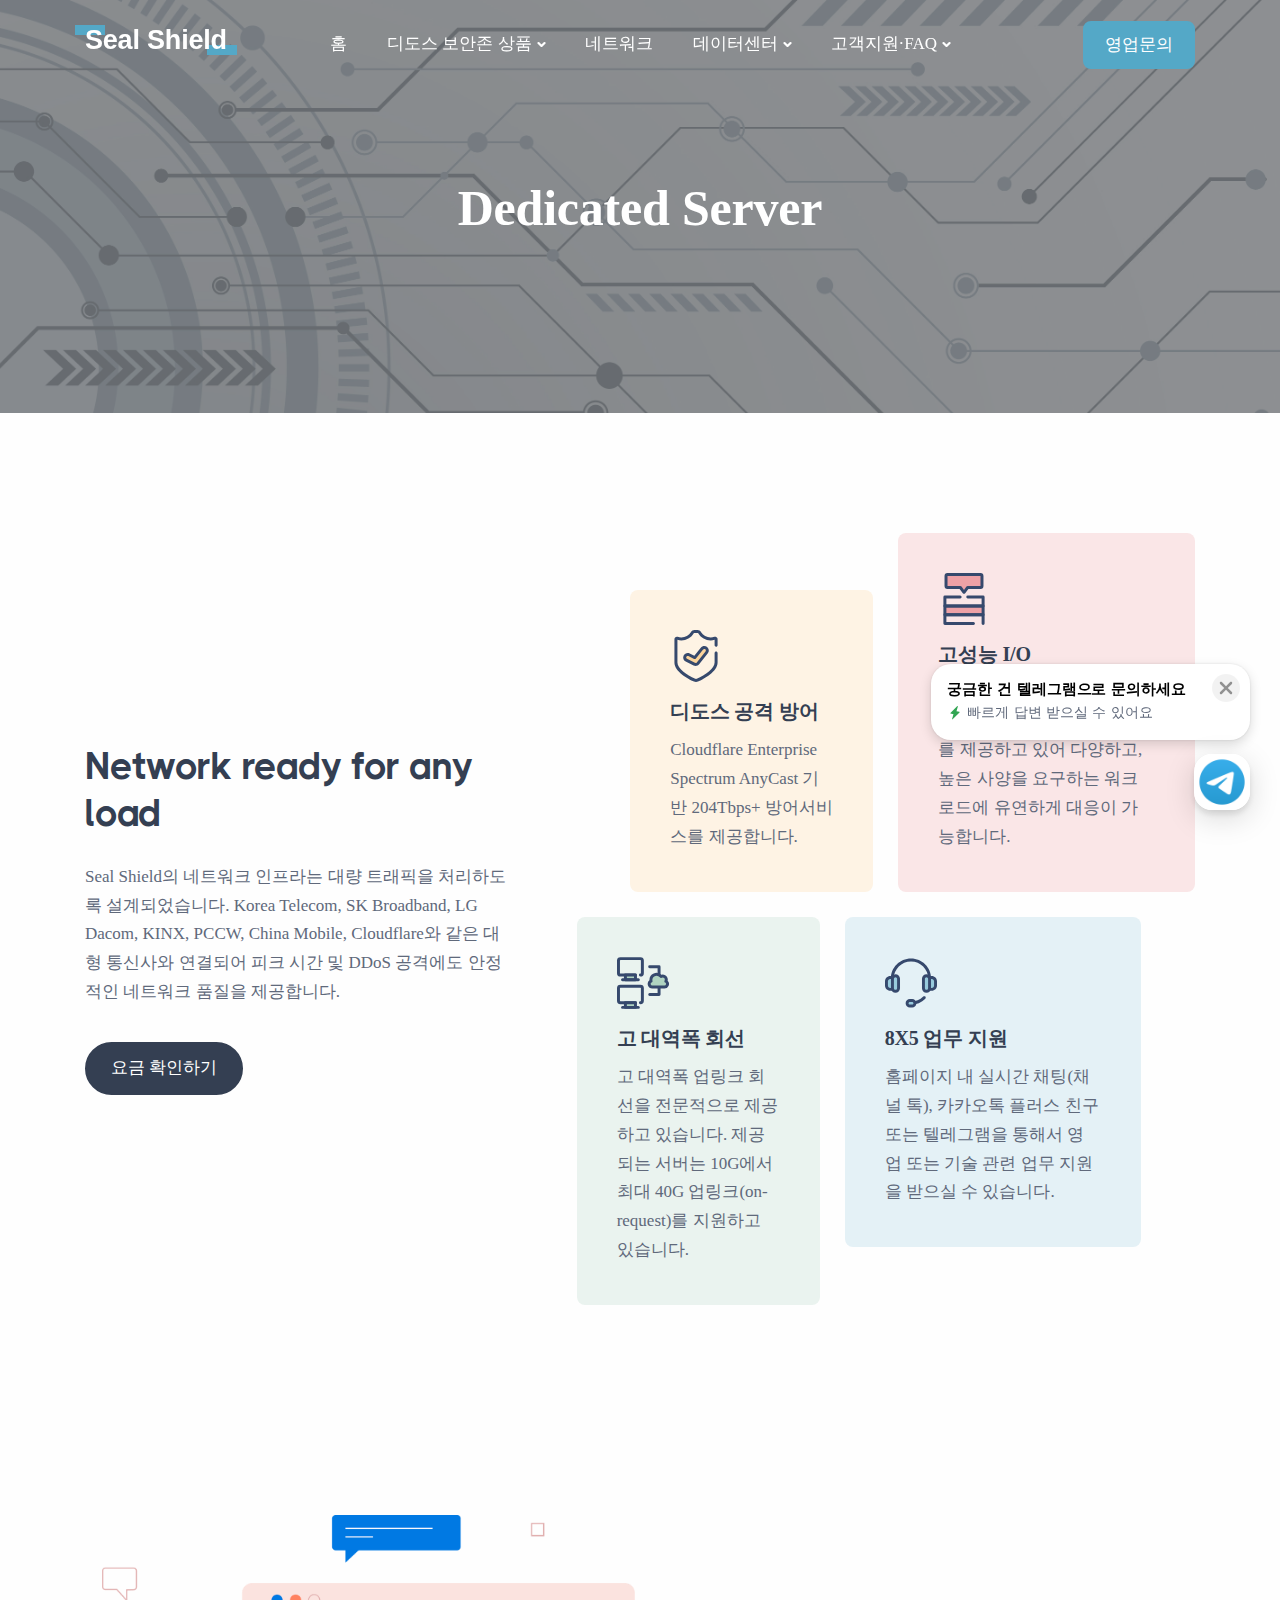
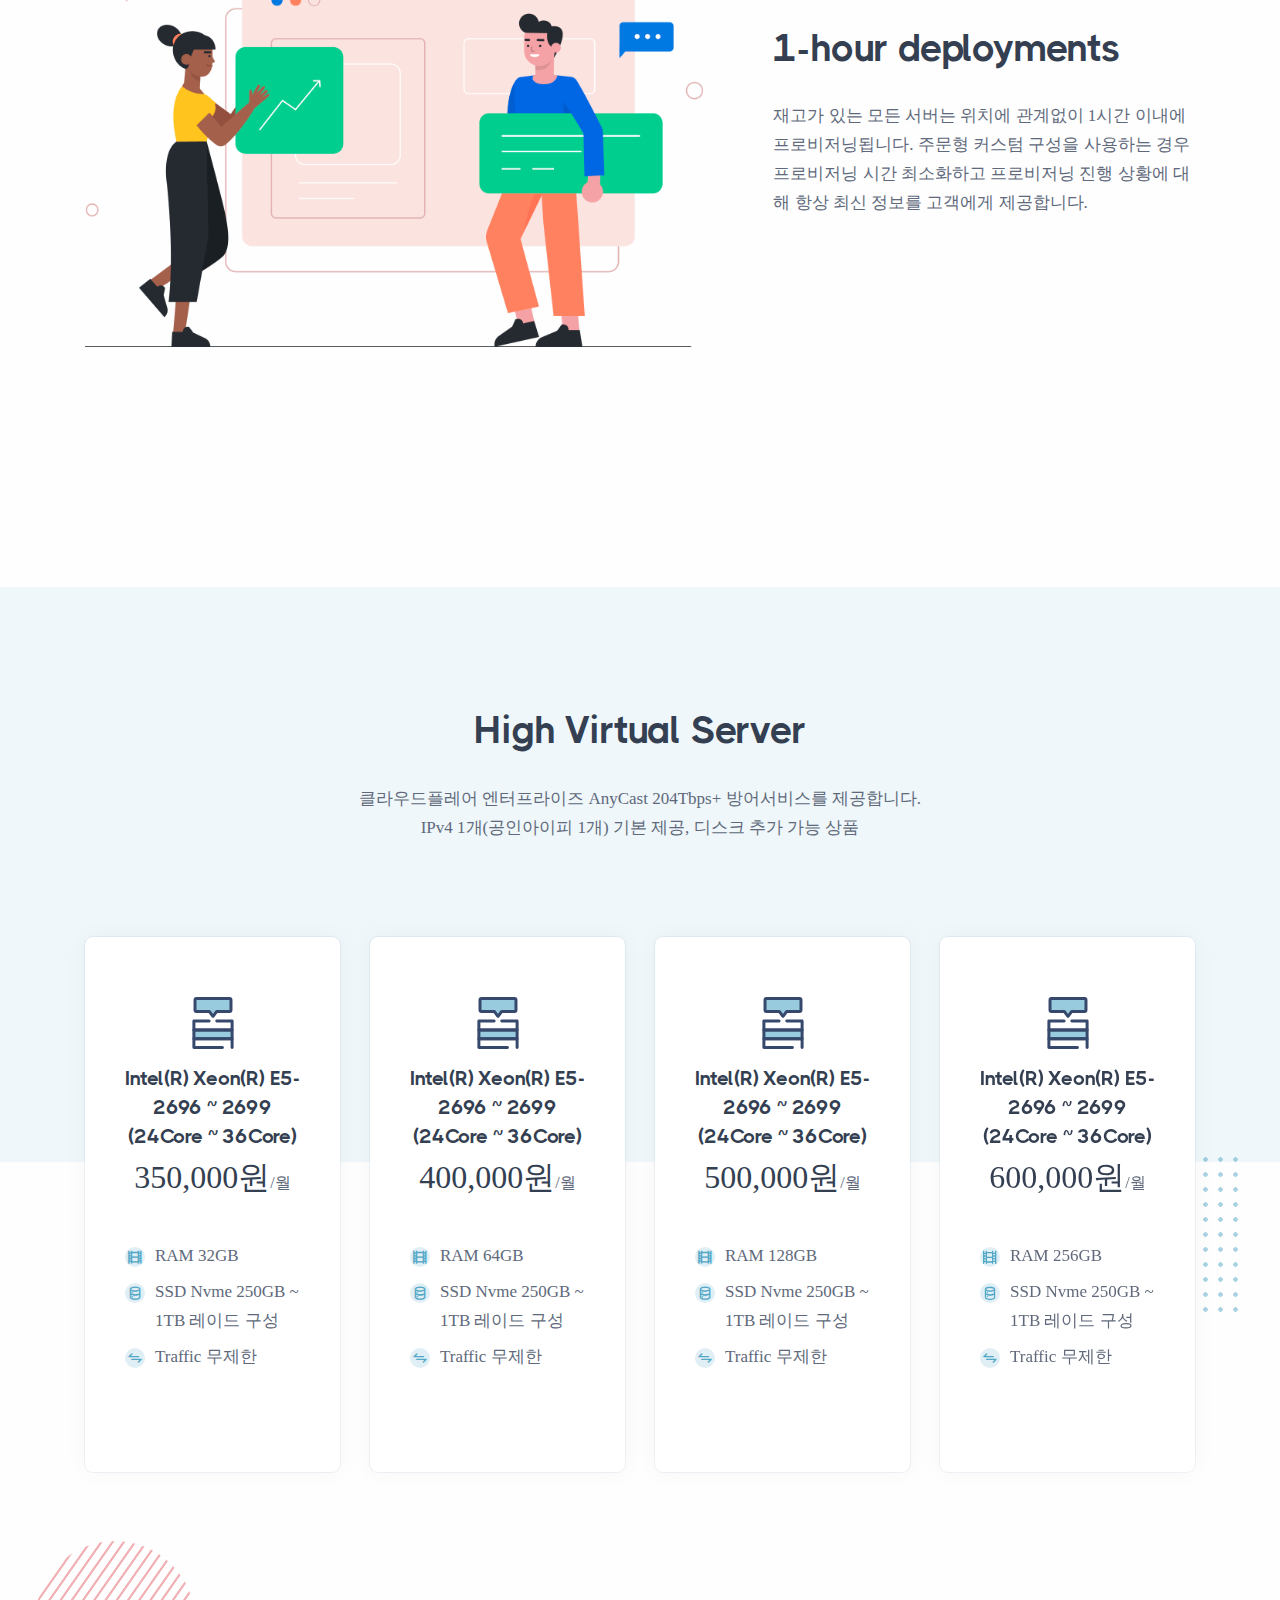
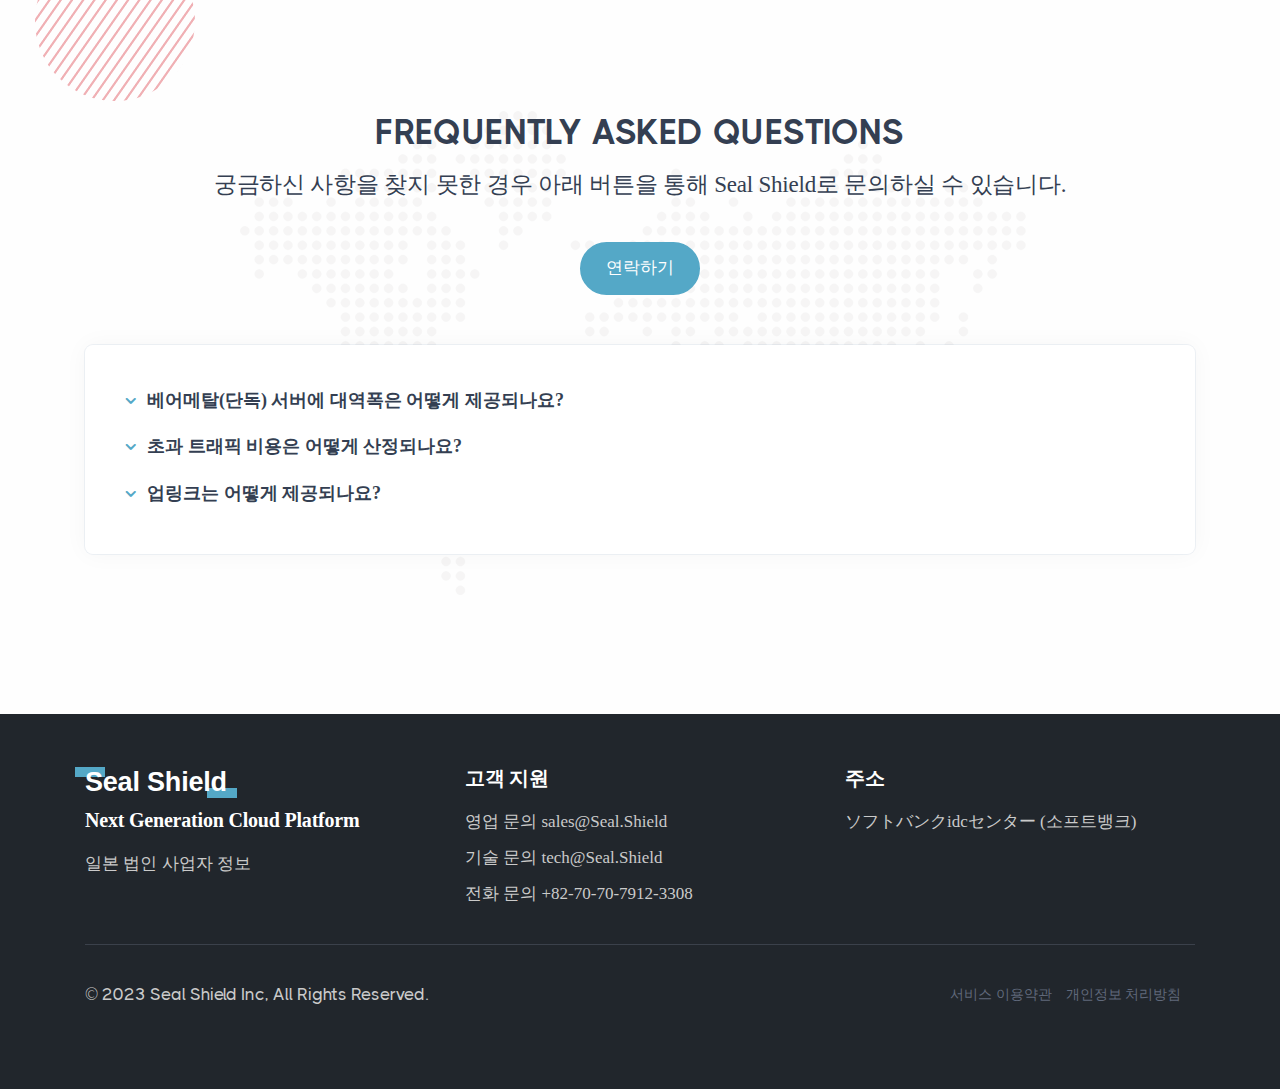
<file: pages/dedicatedServer.html>
<!DOCTYPE html>
<html lang="en">

<head>
  <meta charset="utf-8">
  <meta name="viewport" content="width=device-width, initial-scale=1.0">
  <meta name="description" content="">
  <meta name="keywords" content="">
  <meta name="google" content="notranslate">
  <title>Seal Shield</title>
  <!-- <link rel="shortcut icon" href="..../assets/img/favicon.png"> -->
  <link rel="stylesheet" href="../assets/css/plugins.css">
  <link rel="stylesheet" href="../assets/css/style.css">
  <link rel="stylesheet" href="../assets/css/colors/aqua.css">
  <link rel="preload" href="../assets/css/fonts/thicccboi.css" as="style" onload="this.rel='stylesheet'">
  <link rel="stylesheet" href="https://webfontworld.github.io/naver/NanumSquare.css">
  <link rel="stylesheet" href="../assets/css/common.css">
</head>

<body>
  <div class="content-wrapper">
    <header class="wrapper bg-soft-primary">
        <nav class="navbar navbar-expand-lg center-nav transparent position-absolute navbar-dark">
          <div class="container flex-lg-row flex-nowrap align-items-center">
            <div class="navbar-brand w-100">
              <a href="../index.html">
                <h2 class="logo-light logo" style="color: #FFFFFF; font-family: Poppins, sans-serif; font-weight: 600;">Seal Shield</h2>
                <h2 class="logo-dark logo" style="color: #000000; font-family: Poppins, sans-serif; font-weight: 600;">Seal Shield</h2>
              </a>
            </div>
            <div class="navbar-collapse offcanvas offcanvas-nav offcanvas-start">
              <div class="offcanvas-header d-lg-none">
                <h3 class="text-white fs-30 mb-0">Seal Shield</h3>
                <button type="button" class="btn-close btn-close-white" data-bs-dismiss="offcanvas" aria-label="Close"></button>
              </div>
              <div class="offcanvas-body ms-lg-auto d-flex flex-column h-100">
                <ul class="navbar-nav">
                  <li class="nav-item dropdown dropdown-mega">
                    <a class="nav-link hangle" href="../index.html">홈</a>
                  </li>
                  <li class="nav-item dropdown">
                    <a class="nav-link dropdown-toggle hangle" href="javascript:void(0);" data-bs-toggle="dropdown">디도스
                      보안존 상품</a>
                    <div class="dropdown-menu dropdown-lg">
                      <div class="dropdown-lg-content">
                        <div>
                          <h6 class="dropdown-header">Compute</h6>
                          <ul class="list-unstyled">
                            <li><a class="dropdown-item hangle" href="../pages/virtualServer.html">가상
                                서버</a></li>
                            <li><a class="dropdown-item hangle" href="../pages/dedicatedServer.html">단독
                                서버</a></li>
                            <li><a class="dropdown-item hangle"
                                href="../pages/japanDedicatedServer.html">일본 단독 서버</a></li>
                          </ul>
                        </div>
                        <div>
                          <h6 class="dropdown-header">Network</h6>
                          <ul class="list-unstyled">
                            <li><a class="dropdown-item hangle" href="../pages/bypassDefense.html">우회 방어 회선
                                연동</a></li>
                          </ul>
                        </div>
                        <div>
                          <h6 class="dropdown-header">Datacenter</h6>
                          <ul class="list-unstyled">
                            <li><a class="dropdown-item hangle" href="javascript:void(0);">코로케이션</a></li>
                            <li><a class="dropdown-item hangle" href="javascript:void(0);">클라우드플레어 스펙트럼</a></li>
                          </ul>
                        </div>
                      </div>
                    </div>
                  </li>
                  <li class="nav-item dropdown">
                    <a class="nav-link hangle" href="../pages/network.html">네트워크</a>
                  </li>
                  <li class="nav-item dropdown">
                    <a class="nav-link dropdown-toggle hangle" href="javascript:void(0);"
                      data-bs-toggle="dropdown">데이터센터</a>
                    <ul class="dropdown-menu">
                      <li class="dropdown dropdown-submenu dropend"><a
                          class="dropdown-item dropdown-toggle hangle" href="javascript:void(0);"
                          data-bs-toggle="dropdown">대한민국</a>
                        <ul class="dropdown-menu">
                          <li class="nav-item"><a class="dropdown-item" href="javascript:void(0);">KT Clean-Zone</a>
                          </li>
                          <li class="nav-item"><a class="dropdown-item" href="javascript:void(0);">SK Clean-Zone</a>
                          </li>
                          <li class="nav-item"><a class="dropdown-item" href="javascript:void(0);">Kinx
                              Clean-Zone</a></li>
                        </ul>
                      </li>
                      <li class="dropdown dropdown-submenu dropend"><a
                          class="dropdown-item dropdown-toggle hangle" href="javascript:void(0);"
                          data-bs-toggle="dropdown">일본</a>
                        <ul class="dropdown-menu">
                          <li class="nav-item"><a class="dropdown-item" href="javascript:void(0);">Tokyo-IDC</a>
                          </li>
                        </ul>
                      </li>
                      <li class="dropdown dropdown-submenu dropend"><a
                          class="dropdown-item dropdown-toggle hangle" href="javascript:void(0);"
                          data-bs-toggle="dropdown">미국</a>
                        <ul class="dropdown-menu">
                          <li class="nav-item"><a class="dropdown-item" href="javascript:void(0);">Cloudflare 대한민국
                              리전</a></li>
                        </ul>
                      </li>
                    </ul>
                  </li>
                  <li class="nav-item dropdown">
                    <a class="nav-link dropdown-toggle hangle" href="javascript:void(0);"
                      data-bs-toggle="dropdown">고객지원·FAQ</a>
                    <ul class="dropdown-menu">
                      <li class="nav-item"><a class="dropdown-item hangle" href="../pages/contact.html">연락처</a>
                      </li>
                      <li class="dropdown dropdown-submenu dropend"><a
                          class="dropdown-item dropdown-toggle hangle" href="javascript:void(0);"
                          data-bs-toggle="dropdown">법률</a>
                        <ul class="dropdown-menu">
                          <li class="nav-item"><a class="dropdown-item hangle"
                              href="../pages/term.html">서비스 이용약관</a></li>
                          <li class="nav-item"><a class="dropdown-item hangle"
                              href="../pages/privacy.html">개인정보 처리방침</a></li>
                        </ul>
                      </li>
                    </ul>
                  </li>
                </ul>
                <!-- /.navbar-nav -->
                <div class="offcanvas-footer d-lg-none">
                  <div>
                    <a href="mailto:tech@Seal.Shield" class="link-inverse">tech@Seal.Shield</a>
                    <br /> +82-70-70-7912-3308<br />
                  </div>
                </div>
                <!-- /.offcanvas-footer -->
              </div>
              <!-- /.offcanvas-body -->
            </div>
            <!-- /.navbar-collapse -->
            <div class="navbar-other w-100 d-flex ms-auto">
              <ul class="navbar-nav flex-row align-items-center ms-auto">
                <li class="nav-item d-none d-md-block">
                  <a href="../pages/contact.html" class="btn btn-sm btn-primary rounded hangle">영업문의</a>
                </li>
                <li class="nav-item d-lg-none">
                  <button class="hamburger offcanvas-nav-btn"><span></span></button>
                </li>
              </ul>
              <!-- /.navbar-nav -->
            </div>
            <!-- /.navbar-other -->
          </div>
          <!-- /.container -->
        </nav>
        <!-- /.navbar -->
        <div class="offcanvas offcanvas-top bg-light" id="offcanvas-search" data-bs-scroll="true">
          <div class="container d-flex flex-row py-6">
            <form class="search-form w-100">
              <input id="search-form" type="text" class="form-control" placeholder="Type keyword and hit enter">
            </form>
            <!-- /.search-form -->
            <button type="button" class="btn-close" data-bs-dismiss="offcanvas" aria-label="Close"></button>
          </div>
          <!-- /.container -->
        </div>
        <!-- /.offcanvas -->
      </header>
      <!-- /header -->
    <section class="wrapper image-wrapper bg-image bg-overlay text-white" data-image-src="../assets/img/intro-header-bg-01.jpg">
      <div class="container pt-19 pb-18 text-center">
        <div class="row">
          <div class="col-md-10 col-lg-8 col-xl-7 col-xxl-6 mx-auto">
            <h1 class="display-1 text-white mb-3 hangle"><b>Dedicated Server</b></h1>
            <!-- <p class="lead fs-lg px-md-3 px-lg-7 px-xl-9 px-xxl-10">We are a creative company that focuses on establishing long-term relationships with customers.</p> -->
          </div>
          <!-- /column -->
        </div>
        <!-- /.row -->
      </div>
      <!-- /.container -->
    </section>
    <!-- /section -->
    <section class="wrapper bg-light">
      <div class="container pt-14 pb-12 pt-md-16 pb-md-14">
        <div class="row gx-lg-8 gx-xl-12 gy-10 align-items-center">
          <div class="col-lg-7 order-lg-2">
            <div class="row gx-md-5 gy-5">
              <div class="col-md-5 offset-md-1 align-self-end">
                <div class="card bg-pale-yellow lift">
                  <div class="card-body hangle">
                    <img src="../assets/img/icons/lineal/shield.svg" class="svg-inject icon-svg icon-svg-md text-yellow mb-3" alt="" />
                    <h4>디도스 공격 방어</h4>
                    <p class="mb-0">Cloudflare Enterprise Spectrum AnyCast 기반 204Tbps+ 방어서비스를 제공합니다.</p>
                  </div>
                  <!--/.card-body -->
                </div>
                <!--/.card -->
              </div>
              <!--/column -->
              <div class="col-md-6 align-self-end">
                <div class="card bg-pale-red lift">
                  <div class="card-body hangle">
                    <img src="../assets/img/icons/lineal/server.svg" class="svg-inject icon-svg icon-svg-md text-red mb-3" alt="" />
                    <h4>고성능 I/O</h4>
                    <p class="mb-0">최신 세대의 CPU, 고성능 DISK 등 고사양의 하드웨어를 제공하고 있어 다양하고, 높은 사양을 요구하는 워크로드에 유연하게 대응이 가능합니다.</p>
                  </div>
                  <!--/.card-body -->
                </div>
                <!--/.card -->
              </div>
              <!--/column -->
              <div class="col-md-5">
                <div class="card bg-pale-leaf lift">
                  <div class="card-body hangle">
                    <img src="../assets/img/icons/lineal/networking.svg" class="svg-inject icon-svg icon-svg-md text-leaf mb-3" alt="" />
                    <h4>고 대역폭 회선</h4>
                    <p class="mb-0">고 대역폭 업링크 회선을 전문적으로 제공하고 있습니다. 제공되는 서버는 10G에서 최대 40G 업링크(on-request)를 지원하고 있습니다.</p>
                  </div>
                  <!--/.card-body -->
                </div>
                <!--/.card -->
              </div>
              <!--/column -->
              <div class="col-md-6 align-self-start">
                <div class="card bg-pale-primary lift">
                  <div class="card-body hangle">
                    <img src="../assets/img/icons/lineal/headphone.svg" class="svg-inject icon-svg icon-svg-md text-primary mb-3" alt="" />
                    <h4>8X5 업무 지원</h4>
                    <p class="mb-0">홈페이지 내 실시간 채팅(채널 톡), 카카오톡 플러스 친구 또는 텔레그램을 통해서 영업 또는 기술 관련 업무 지원을 받으실 수 있습니다.</p>
                  </div>
                  <!--/.card-body -->
                </div>
                <!--/.card -->
              </div>
              <!--/column -->
            </div>
            <!--/.row -->
          </div>
          <!--/column -->
          <div class="col-lg-5">
            <!-- <h2 class="fs-15 text-uppercase text-muted mb-3">What We Do?</h2> -->
            <h3 class="display-4 mb-5">Network ready for any load</h3>
            <p class="hangle">Seal Shield의 네트워크 인프라는 대량 트래픽을 처리하도록 설계되었습니다. Korea Telecom, SK Broadband, LG Dacom, KINX, PCCW, China Mobile, Cloudflare와 같은 대형 통신사와 연결되어 피크 시간 및 DDoS 공격에도 안정적인 네트워크 품질을 제공합니다.</p>
            <a href="#pricing" class="btn btn-navy rounded-pill mt-3 hangle">요금 확인하기</a>
          </div>
          <!--/column -->
        </div>
        <!--/.row -->
      </div>
      <!-- /.container -->
    </section>
    <!-- /section -->
    <section class="wrapper bg-light">
      <div class="container py-14 py-md-16">
        <div class="row gx-lg-8 gx-xl-12 gy-10 mb-14 mb-md-16 align-items-center">
          <div class="col-lg-7">
            <figure><img class="w-auto" src="../assets/img/illustrations/i8.png" srcset="../assets/img/illustrations/i8@2x.png 2x" alt="" /></figure>
          </div>
          <!--/column -->
          <div class="col-lg-5">
            <h3 class="display-4 mb-6 pe-xxl-6">1-hour deployments</h3>
            <p class="hangle">
                재고가 있는 모든 서버는 위치에 관계없이 1시간 이내에 프로비저닝됩니다. 주문형 커스텀 구성을 사용하는 경우 프로비저닝 시간 최소화하고 프로비저닝 진행 상황에 대해 항상 최신 정보를 고객에게 제공합니다.
            </p>
            <!-- /.progress-list -->
          </div>
          <!--/column -->
        </div>
        <!--/.row -->
      </div>
      <!-- /.container -->
    </section>
    <!-- /section -->
    <section id="pricing" class="wrapper bg-soft-primary">
      <div class="container pt-14 pb-18 pt-md-16 pb-md-22 text-center">
        <div class="row">
          <div class="col-lg-10 col-xl-9 col-xxl-8 mx-auto">
            <h3 class="display-4 mb-15 mb-md-6 px-lg-10">High Virtual Server</h3>
            <div class="row">
              <div class="hangle">
                  <p>
                    클라우드플레어 엔터프라이즈 AnyCast 204Tbps+ 방어서비스를 제공합니다.<br>
                    IPv4 1개(공인아이피 1개) 기본 제공, 디스크 추가 가능 상품
                  </p>
              </div>
              <!--/column -->
          </div>
          </div>
          <!--/column -->
        </div>
        <!--/.row -->
      </div>
      <!-- /.container -->
    </section>
    <!-- /section -->
    <section class="wrapper bg-light">
      <div class="container py-14 py-md-16">
        <div class="pricing-wrapper position-relative mt-n22 mt-md-n24">
          <div class="shape bg-dot primary rellax w-16 h-18" data-rellax-speed="1" style="top: 2rem; right: -2.4rem;"></div>
          <div class="shape rounded-circle bg-line red rellax w-18 h-18 d-none d-lg-block" data-rellax-speed="1" style="bottom: 0.5rem; left: -2.5rem;"></div>
          <!-- <div class="pricing-switcher-wrapper switcher">
            <p class="mb-0 pe-3">Monthly</p>
            <div class="pricing-switchers">
              <div class="pricing-switcher pricing-switcher-active"></div>
              <div class="pricing-switcher"></div>
              <div class="switcher-button bg-primary"></div>
            </div>
            <p class="mb-0 ps-3">Yearly</p>
          </div> -->
          <div class="row gy-6 mt-3 mt-md-5">
            <div class="col-md-6 col-lg-3">
              <div class="pricing card text-center">
                <div class="card-body">
                  <img src="../assets/img/icons/lineal/server.svg" class="svg-inject icon-svg icon-svg-md text-primary mb-3" alt="" />
                  <h4 class="card-title">Intel(R) Xeon(R) E5-2696 ~ 2699<br />(24Core ~ 36Core)</h4>
                  <div class="prices text-dark">
                    <div class="price-show hangle"><span class="price-value">350,000원</span><span class="price-duration hangle">월</span></div>
                  </div>
                  <!--/.prices -->
                  <ul class="icon-list bullet-bg bullet-soft-primary mt-7 mb-8 text-start hangle">
                    <li><i class="uil uil-film"></i><span>RAM 32GB</span></li>
                    <li><i class="uil uil-database"></i><span>SSD Nvme 250GB ~ 1TB 레이드 구성</span></li>
                    <li><i class="uil uil-exchange"></i><span>Traffic 무제한</span></li>
                  </ul>
                </div>
                <!--/.card-body -->
              </div>
              <!--/.pricing -->
            </div>
            <!--/column -->
            <div class="col-md-6 col-lg-3">
              <div class="pricing card text-center">
                <div class="card-body">
                  <img src="../assets/img/icons/lineal/server.svg" class="svg-inject icon-svg icon-svg-md text-primary mb-3" alt="" />
                  <h4 class="card-title">Intel(R) Xeon(R) E5-2696 ~ 2699<br />(24Core ~ 36Core)</h4>
                  <div class="prices text-dark">
                    <div class="price-show hangle"><span class="price-value hangle">400,000원</span><span class="price-duration">월</span></div>
                  </div>
                  <!--/.prices -->
                  <ul class="icon-list bullet-bg bullet-soft-primary mt-7 mb-8 text-start hangle">
                    <li><i class="uil uil-film"></i><span>RAM 64GB</span></li>
                    <li><i class="uil uil-database"></i><span>SSD Nvme 250GB ~ 1TB 레이드 구성</span></li>
                    <li><i class="uil uil-exchange"></i><span>Traffic 무제한</span></li>
                  </ul>
                </div>
                <!--/.card-body -->
              </div>
              <!--/.pricing -->
            </div>
            <!--/column -->
            <div class="col-md-6 col-lg-3">
              <div class="pricing card text-center">
                <div class="card-body">
                  <img src="../assets/img/icons/lineal/server.svg" class="svg-inject icon-svg icon-svg-md text-primary mb-3" alt="" />
                  <h4 class="card-title">Intel(R) Xeon(R) E5-2696 ~ 2699<br />(24Core ~ 36Core)</h4>
                  <div class="prices text-dark">
                    <div class="price-show hangle"><span class="price-value hangle">500,000원</span><span class="price-duration">월</span></div>
                  </div>
                  <!--/.prices -->
                  <ul class="icon-list bullet-bg bullet-soft-primary mt-7 mb-8 text-start hangle">
                    <li><i class="uil uil-film"></i><span>RAM 128GB</span></li>
                    <li><i class="uil uil-database"></i><span>SSD Nvme 250GB ~ 1TB 레이드 구성</span></li>
                    <li><i class="uil uil-exchange"></i><span>Traffic 무제한</span></li>
                  </ul>
                </div>
                <!--/.card-body -->
              </div>
              <!--/.pricing -->
            </div>
            <!--/column -->
            <div class="col-md-6 col-lg-3">
                <div class="pricing card text-center">
                  <div class="card-body">
                    <img src="../assets/img/icons/lineal/server.svg" class="svg-inject icon-svg icon-svg-md text-primary mb-3" alt="" />
                    <h4 class="card-title">Intel(R) Xeon(R) E5-2696 ~ 2699<br />(24Core ~ 36Core)</h4>
                    <div class="prices text-dark">
                      <div class="price-show hangle"><span class="price-value hangle">600,000원</span><span class="price-duration">월</span></div>
                    </div>
                    <!--/.prices -->
                    <ul class="icon-list bullet-bg bullet-soft-primary mt-7 mb-8 text-start hangle">
                      <li><i class="uil uil-film"></i><span>RAM 256GB</span></li>
                      <li><i class="uil uil-database"></i><span>SSD Nvme 250GB ~ 1TB 레이드 구성</span></li>
                      <li><i class="uil uil-exchange"></i><span>Traffic 무제한</span></li>
                    </ul>
                  </div>
                  <!--/.card-body -->
                </div>
                <!--/.pricing -->
              </div>
              <!--/column -->
          </div>
          <!--/.row -->
        </div>
        <!--/.pricing-wrapper -->
      </div>
      <!-- /.container -->
    </section>
    <!-- /section -->
    <section class="wrapper image-wrapper bg-auto no-overlay bg-image text-center bg-map" data-image-src="../assets/img/map.png">
        <div class="container pt-0 pb-14 pt-md-16 pb-md-18">
            <div class="row">
              <div class="col-lg-12 col-xl-12 col-xxl-12 mx-auto">
                <h2 class="display-5 text-uppercase mb-3">Frequently Asked Questions</h2>
                <h3 class="mb-8 px-lg-12 hangle">궁금하신 사항을 찾지 못한 경우 아래 버튼을 통해 Seal Shield로 문의하실 수 있습니다.</h3>
                <a href="../pages/contact.html" class="btn btn-primary rounded-pill mb-10 hangle" target="_blank">연락하기</a>
              </div>
              <!-- /.row -->
            </div>
            <!-- /column -->
            <div class="card">
              <div class="card-body mb-n2">
                <div class="accordion accordion-wrapper" id="accordionSimpleExample">
                  <div class="card plain accordion-item">
                    <div class="card-header" id="headingSimpleOne">
                      <button class="accordion-button collapsed hangle" data-bs-toggle="collapse" data-bs-target="#collapseSimpleOne" aria-expanded="false" aria-controls="collapseSimpleOne">베어메탈(단독) 서버에 대역폭은 어떻게 제공되나요? </button>
                    </div>
                    <!--/.card-header -->
                    <div id="collapseSimpleOne" class="accordion-collapse collapse" aria-labelledby="headingSimpleOne" data-bs-parent="#accordionSimpleExample" style="">
                        <div class="card-body hangle text-left">
                            <p>
                              단독 서버의 경우 모든 요금제에 10Gbps 업링크를 할당해드리고 있습니다.<br>
                              단독 서버는 보장 대역폭이 기본 50Mbps 입니다.<br>
                              * 사용하는 대역폭이 업링크 용량의 60% 이상인 경우 업링크를 40Gbps까지 증설할 수 있습니다.
                            </p>
                            <p>
                              사용하시는 대역폭이 일일 95th Persentile기준 보장 대역폭을 초과할 경우 업링크 속도가 제한될 수 있습니다.<br>
                              영업팀을 통해 Traffic(트래픽) 빌링 형태를 Bandwidth(대역폭) 기반 과금으로 전환할 수 있습니다.
                            </p>
                          </div>
                    </div>
                    <!--/.accordion-collapse -->
                  </div>
                  <!--/.accordion-item -->
                  <div class="card plain accordion-item">
                    <div class="card-header" id="headingSimpleTwo">
                      <button class="collapsed hangle" data-bs-toggle="collapse" data-bs-target="#collapseSimpleTwo" aria-expanded="false" aria-controls="collapseSimpleTwo">초과 트래픽 비용은 어떻게 산정되나요? </button>
                    </div>
                    <!--/.card-header -->
                    <div id="collapseSimpleTwo" class="accordion-collapse collapse" aria-labelledby="headingSimpleTwo" data-bs-parent="#accordionSimpleExample" style="">
                        <div class="card-body hangle text-left">
                            <p>모든 리전에 대한 트래픽은 무제한입니다.</p>
                            <p>월 전송량이 200TB 이상인 경우 Custom Pricing을 제안드릴 수 있습니다.</p>
                        </div>
                    </div>
                    <!--/.accordion-collapse -->
                  </div>
                  <!--/.accordion-item -->
                  <div class="card plain accordion-item">
                    <div class="card-header" id="headingSimpleThree">
                      <button class="collapsed hangle" data-bs-toggle="collapse" data-bs-target="#collapseSimpleThree" aria-expanded="false" aria-controls="collapseSimpleThree">업링크는 어떻게 제공되나요? </button>
                    </div>
                    <!--/.card-header -->
                    <div id="collapseSimpleThree" class="accordion-collapse collapse" aria-labelledby="headingSimpleThree" data-bs-parent="#accordionSimpleExample" style="">
                        <div class="card-body hangle text-left">
                            <p>서버 기본 계약량으로 신청하시는 경우 기본 1Gbps 업링크가 제공되며, 일부 특이 케이스의 경우에는 10Gbps가 제공됩니다.</p>
                            <p>월 전송량이 1PB 이상 또는 기본 계약량이 500Mbps 이상인 경우 10Gbps 업링크가 제공됩니다.</p>
                        </div>
                    </div>
                    <!--/.accordion-collapse -->
                  </div>
                  <!--/.accordion-item -->
                </div>
                <!--/.accordion -->
              </div>
              <!--/.card-body -->
            </div>
        </div>
        <!-- /.container -->
    </section>
    <!-- /section -->
  </div>
  <!-- /.content-wrapper -->
  <footer class="bg-dark text-inverse">
    <div class="container pt-10 pb-13">
        <div class="row gy-6 gy-lg-0">
        <div class="col-md-4 col-lg-4">
            <div class="widget hangle">
                <h2 class="logo-light logo mb-1" style="color: #ffffff; font-family: Poppins, sans-serif; font-weight: 600;">Seal Shield
                </h2>
                <h4 class="widget-title text-white mb-3">Next Generation Cloud Platform</h4>
                <p class="mb-0 hangle">
                  일본 법인 사업자 정보
                </p>
            <!-- /.social -->
            </div>
            <!-- /.widget -->
        </div>
        <!-- /column -->
        <div class="col-md-4 col-lg-4">
            <div class="widget hangle">
            <h4 class="widget-title text-white mb-3">고객 지원</h4>
            <ul class="list-unstyled mb-0">
                <li>영업 문의 sales@Seal.Shield</li>
                <li>기술 문의 tech@Seal.Shield</li>
                <li>전화 문의 +82-70-70-7912-3308</li>
            </ul>
            </div>
            <!-- /.widget -->
        </div>
        <!-- /column -->
        <div class="col-md-4 col-lg-4">
            <div class="widget hangle">
            <h4 class="widget-title text-white mb-3">주소</h4>
            <ul class="list-unstyled mb-0 hangle">
                <li>ソフトバンクidcセンター (소프트뱅크)</li>
            </ul>
            </div>
            <!-- /.widget -->
        </div>
        <!-- /column -->
        </div>
        <!--/.row -->
        <hr class="mt-7 mt-md-7 mb-7">
        <div class="d-md-flex align-items-center justify-content-between">
            <p class="mb-2 mb-lg-0">© 2023 Seal Shield Inc, All Rights Reserved.</p>
            <nav class="nav mb-0 hangle">
              <a href="../pages/term.html" style="font-size: .7rem; margin: 0 0.7rem 0 0; color: #60697b;">서비스 이용약관</a>
              <a href="../pages/privacy.html" style="font-size: .7rem; margin: 0 0.7rem 0 0; color: #60697b;">개인정보 처리방침</a>
            </nav>
            <!-- /.social -->
          </div>
    </div>
    <!-- /.container -->
  </footer>
  <div class="progress-wrap">
    <svg class="progress-circle svg-content" width="100%" height="100%" viewBox="-1 -1 102 102">
      <path d="M50,1 a49,49 0 0,1 0,98 a49,49 0 0,1 0,-98" />
    </svg>
  </div>
  <script src="../assets/js/plugins.js" defer></script>
  <script src="../assets/js/theme.js" defer></script>
  <script>
		function closePop() {
			var popup = document.getElementsByClassName("kbDpsJ");
			popup[0].style.display = "none";
		}
	</script>
	<article role="dialog" class="PCBubblePopupLayer__PCBubbleWrapper-ch-front__sc-qr66bs-0 kbDpsJ">
		<h2 class="a11y-hidden">Channel Talk pop-up</h2>
		<div class="PCLabelButton__Wrapper-ch-front__sc-1viw4do-1 gcPqyR">
			<button type="button" class="PCLabelButton__LabelButton-ch-front__sc-1viw4do-0 kdbiBm">
				<div class="PCLabelButton__TextWrapper-ch-front__sc-1viw4do-2 iOwXlC">
					<div class="PCLabelButton__Title-ch-front__sc-1viw4do-3 kqRZza">궁금한 건 텔레그램으로 문의하세요</div>
					<div class="PCLabelButton__Status-ch-front__sc-1viw4do-4 jOeHgT">
						<svg xmlns="http://www.w3.org/2000/svg" width="16" height="16" fill="none" viewBox="0 0 24 24"
							foundation="[object Object]" class="Iconstyled__Icon-sc-1iqwu2g-0 iCEngM"
							data-testid="bezier-react-icon" color="bgtxt-green-normal" margintop="0" marginright="0"
							marginbottom="0" marginleft="0">
							<path fill="currentColor" fill-rule="evenodd"
								d="m18.54 10.226-4.319-1 2.082-7.083c.146-.496-.468-.86-.833-.493L5.146 12.002a.5.5 0 0 0 .242.84l4.32 1-2.084 7.082c-.146.498.468.861.834.494l10.323-10.352a.5.5 0 0 0-.24-.84Z"
								clip-rule="evenodd"></path>
						</svg>빠르게 답변 받으실 수 있어요</span>
					</div>
				</div>
			</button>
			<div class="PCLabelButton__CloseButtonArea-ch-front__sc-1viw4do-7 imEiwF">
				<span class="a11y-hidden">Close</span>
				<button class="PCLabelButton__CloseButton-ch-front__sc-1viw4do-6 flvCTH" onclick="closePop()">
					<svg width="20" height="20" viewBox="0 0 24 24" fill="none" xmlns="http://www.w3.org/2000/svg"
						foundation="[object Object]"
						class="InnerIconstyled__Icon-ch-front__sc-197h5bb-0 dVEMjZ PCLabelButton__CloseIcon-ch-front__sc-1viw4do-5 hLYLWV"
						defaultopacity="1" hoveredopacity="1" margintop="0" marginright="0" marginbottom="0"
						marginleft="0" withtheme="false">
						<path fill="currentColor"
							d="M4.92893 4.92893C4.34315 5.51472 4.34315 6.46447 4.92893 7.05025L9.87868 12L4.92893 16.9497C4.34315 17.5355 4.34315 18.4853 4.92893 19.0711C5.51472 19.6569 6.46447 19.6569 7.05025 19.0711L12 14.1213L16.9497 19.0711C17.5355 19.6569 18.4853 19.6569 19.0711 19.0711C19.6569 18.4853 19.6569 17.5355 19.0711 16.9497L14.1213 12L19.0711 7.05025C19.6569 6.46447 19.6569 5.51472 19.0711 4.92893C18.4853 4.34315 17.5355 4.34315 16.9497 4.92893L12 9.87868L7.05025 4.92893C6.46447 4.34315 5.51472 4.34315 4.92893 4.92893Z">
						</path>
					</svg>
				</button>
			</div>
		</div>
	</article>
	<div data-ch-testid="launcher" class="Launcherstyled__LauncherButtonWrapper-ch-front__sc-vjd8p8-0 fhSQvV">
		<button type="button" onclick="window.open('https://t.me/sealshield/')">
			<div class="ChatButtonContainer__Container-ch-front__sc-1xjuzon-0 bKNCWH">
				<span class="a11y-hidden">Channel Chat Button</span>
				<div class="SenderButtonView__Wrapper-ch-front__sc-16y2woi-0 omWkp">
					<div src="../assets/img/tele_logo.png"
						class="SenderButtonView__SenderAvatarBg-ch-front__sc-16y2woi-1 LVsny"></div>
				</div>
				<div class="IconButtonView__Background-ch-front__sc-vtu014-0 jaYpSL">
					<svg width="36" height="36" color="#ffffff">
						<use href="#channel-filled"></use>
					</svg>
				</div>
				<div class="MinimizeButtonView__Wrapper-ch-front__sc-11fv1z6-0 aSXzX">
					<svg xmlns="http://www.w3.org/2000/svg" width="36" height="36" fill="none" viewBox="0 0 24 24"
						foundation="[object Object]" class="Iconstyled__Icon-sc-1iqwu2g-0 pJGcx"
						data-testid="bezier-react-icon" color="txt-black-darker" margintop="0" marginright="0"
						marginbottom="0" marginleft="0" aria-hidden="true">
						<path fill="currentColor" fill-rule="evenodd"
							d="M16.95 8.464a1 1 0 1 0-1.414-1.414L12 10.586 8.465 7.051A1 1 0 0 0 7.05 8.464L10.586 12 7.05 15.535a1 1 0 1 0 1.414 1.414L12 13.414l3.536 3.536a1 1 0 0 0 1.414-1.415L13.414 12l3.536-3.536Z"
							clip-rule="evenodd"></path>
					</svg>
				</div>
			</div>
		</button>
	</div>
  
</body>

</html>
</file>
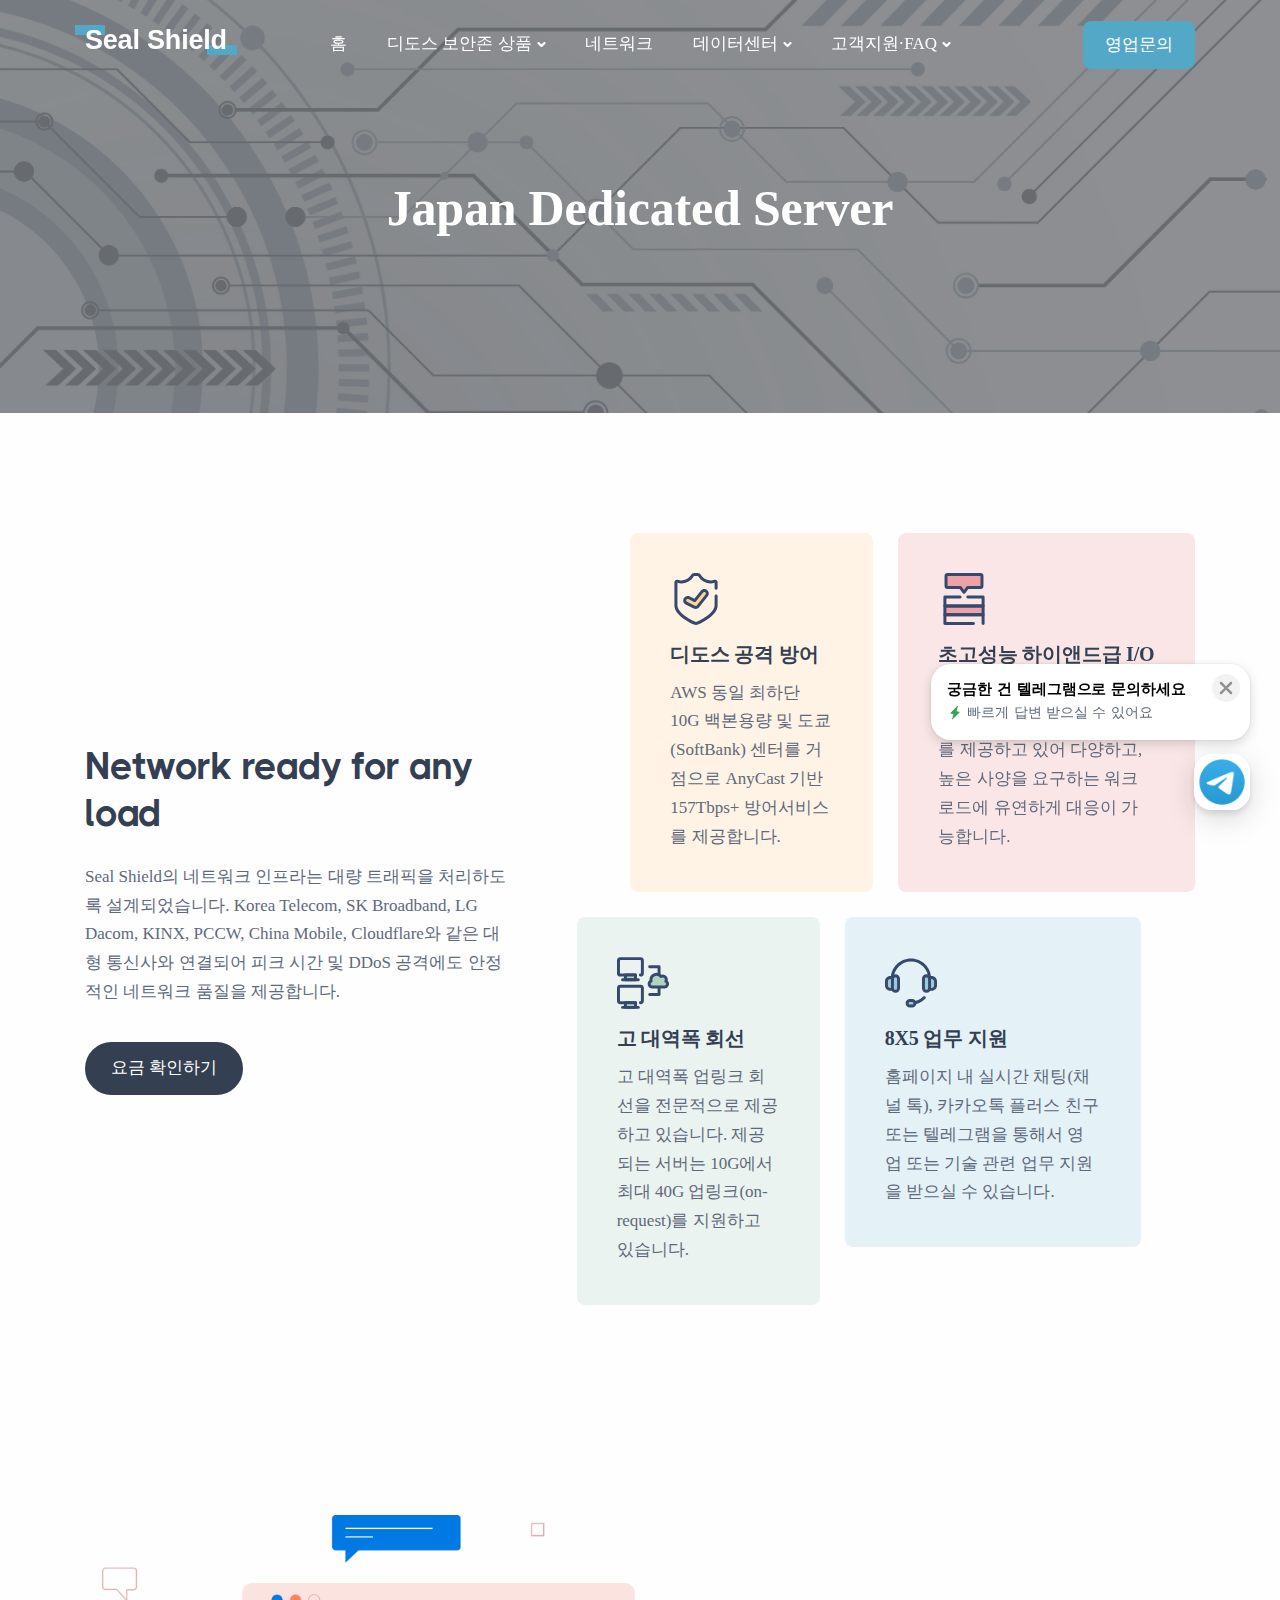
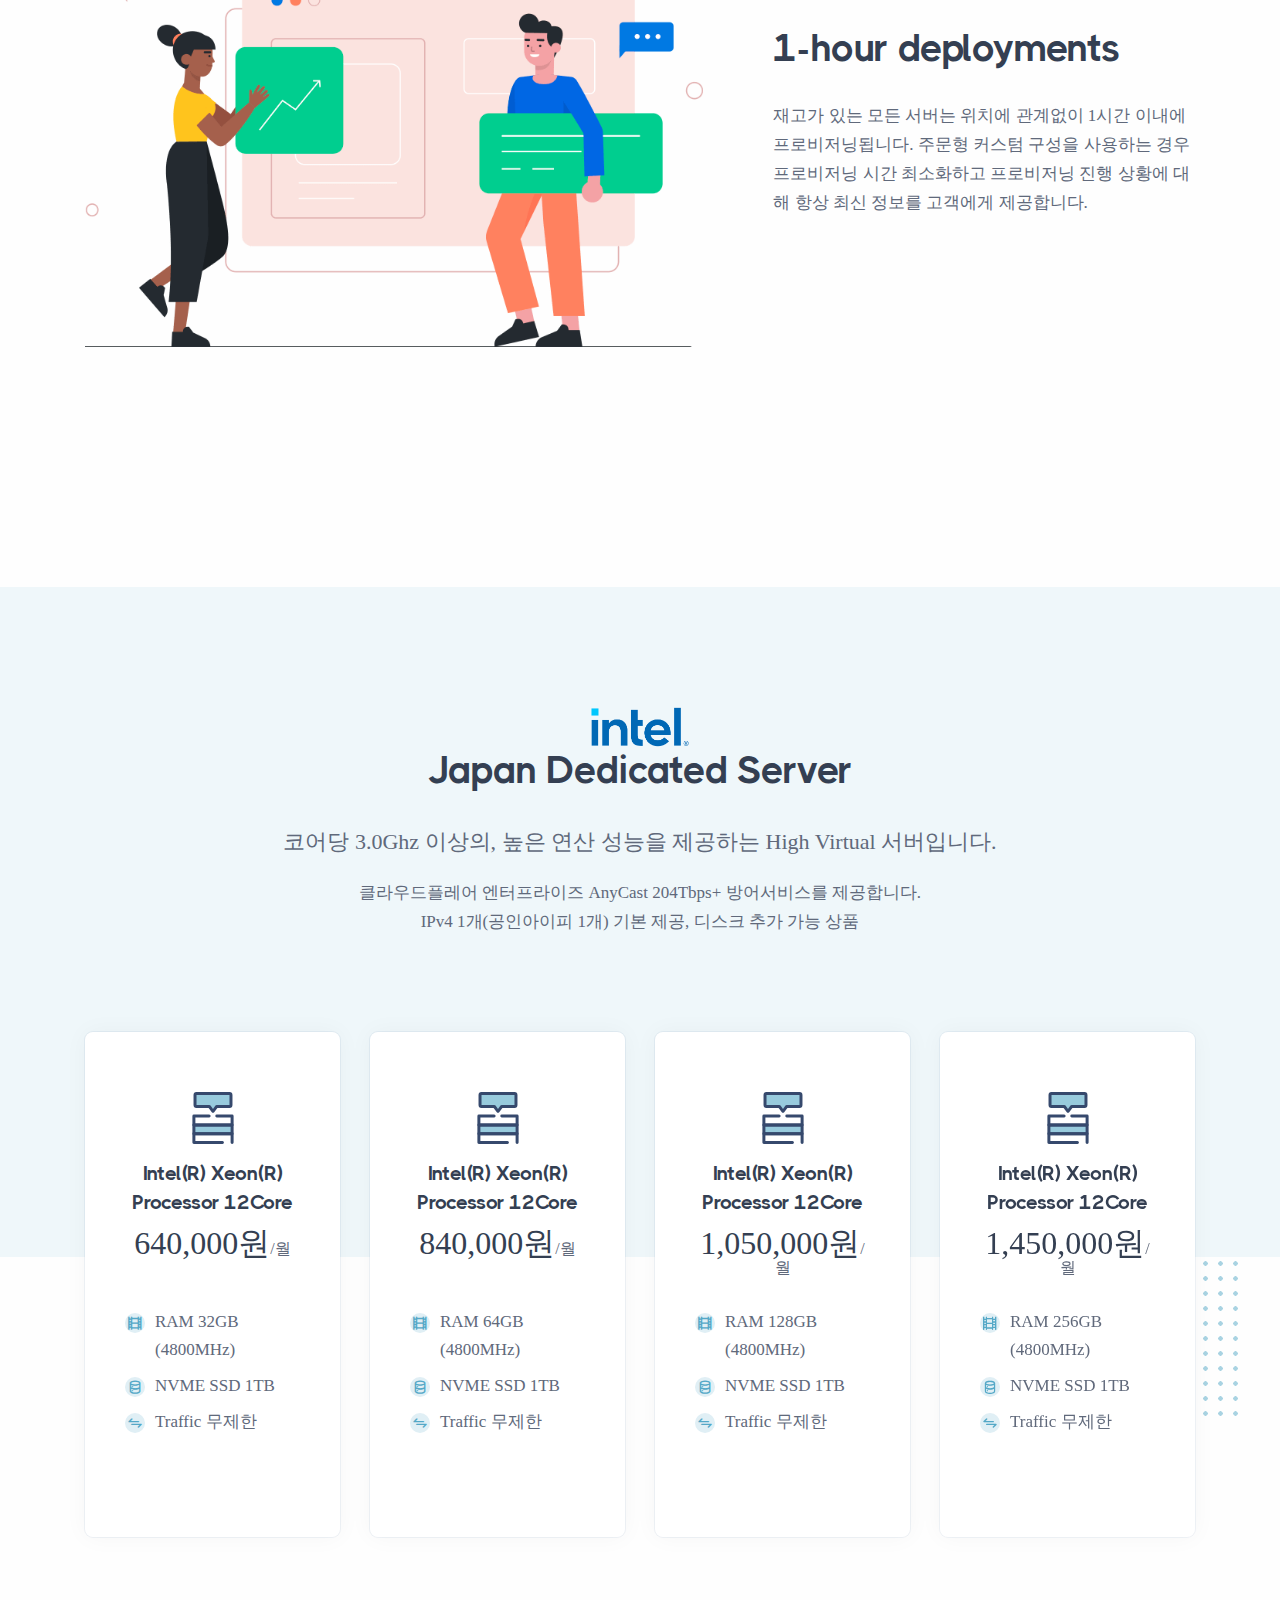
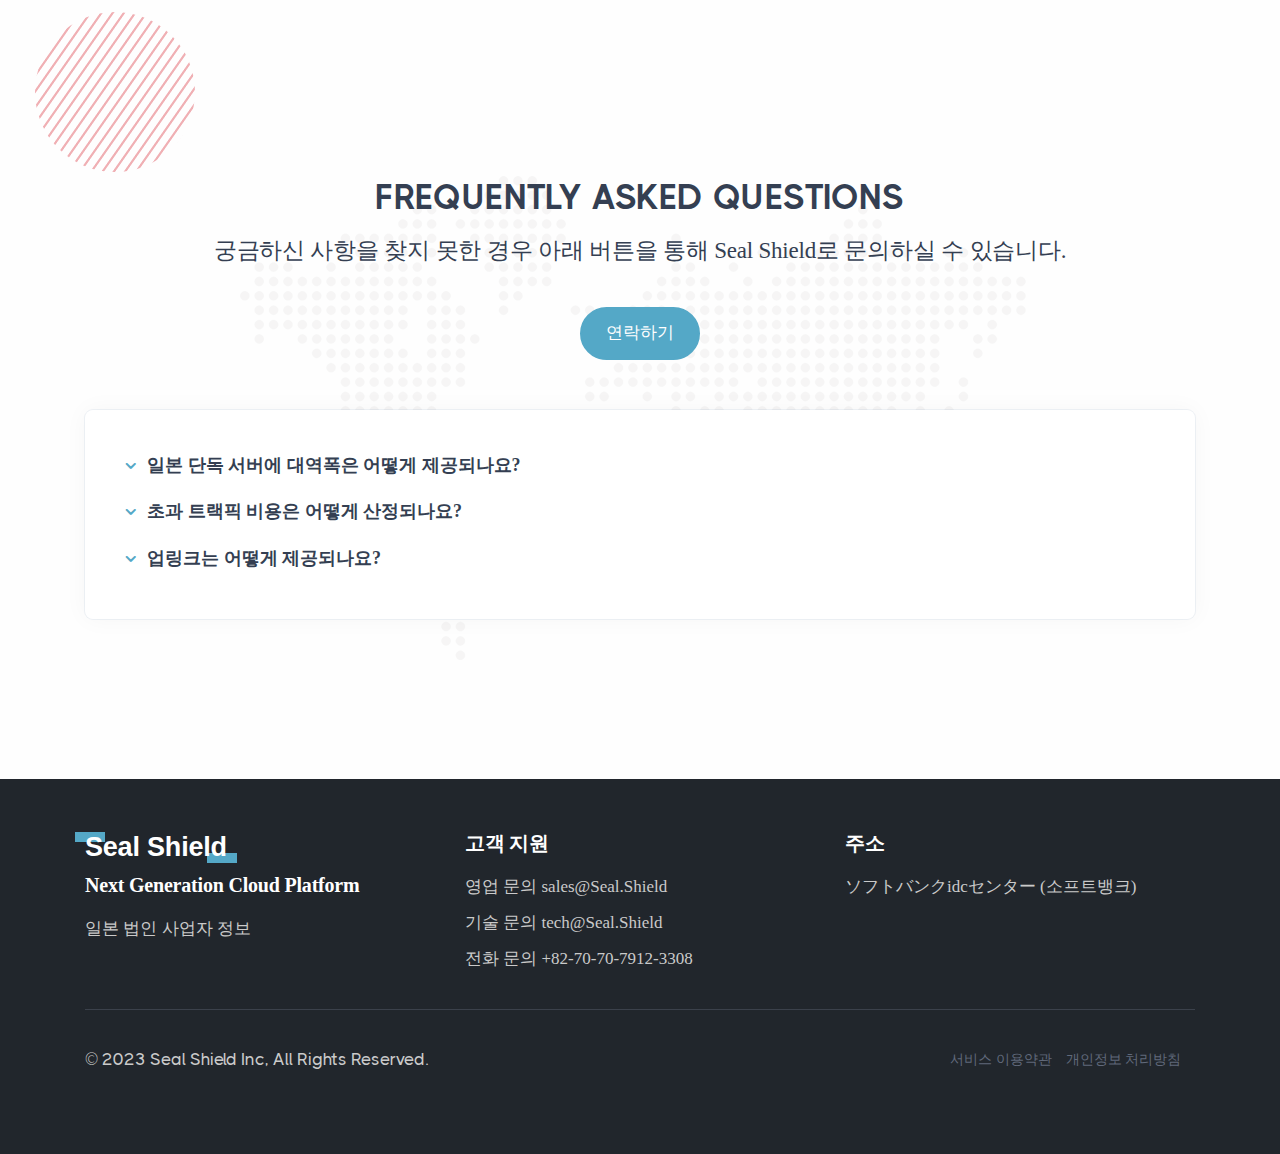
<file: pages/japanDedicatedServer.html>
<!DOCTYPE html>
<html lang="en">

<head>
  <meta charset="utf-8">
  <meta name="viewport" content="width=device-width, initial-scale=1.0">
  <meta name="description" content="">
  <meta name="keywords" content="">
  <meta name="google" content="notranslate">
  <title>Seal Shield</title>
  <!-- <link rel="shortcut icon" href="..../assets/img/favicon.png"> -->
  <link rel="stylesheet" href="../assets/css/plugins.css">
  <link rel="stylesheet" href="../assets/css/style.css">
  <link rel="stylesheet" href="../assets/css/colors/aqua.css">
  <link rel="preload" href="../assets/css/fonts/thicccboi.css" as="style" onload="this.rel='stylesheet'">
  <link rel="stylesheet" href="https://webfontworld.github.io/naver/NanumSquare.css">
  <link rel="stylesheet" href="../assets/css/common.css">
</head>

<body>
  <div class="content-wrapper">
    <header class="wrapper bg-soft-primary">
      <nav class="navbar navbar-expand-lg center-nav transparent position-absolute navbar-dark">
        <div class="container flex-lg-row flex-nowrap align-items-center">
          <div class="navbar-brand w-100">
            <a href="../index.html">
              <h2 class="logo-light logo" style="color: #FFFFFF; font-family: Poppins, sans-serif; font-weight: 600;">Seal Shield</h2>
              <h2 class="logo-dark logo" style="color: #000000; font-family: Poppins, sans-serif; font-weight: 600;">Seal Shield</h2>
            </a>
          </div>
          <div class="navbar-collapse offcanvas offcanvas-nav offcanvas-start">
            <div class="offcanvas-header d-lg-none">
              <h3 class="text-white fs-30 mb-0">Seal Shield</h3>
              <button type="button" class="btn-close btn-close-white" data-bs-dismiss="offcanvas" aria-label="Close"></button>
            </div>
            <div class="offcanvas-body ms-lg-auto d-flex flex-column h-100">
              <ul class="navbar-nav">
                <li class="nav-item dropdown dropdown-mega">
                  <a class="nav-link hangle" href="../index.html">홈</a>
                </li>
                <li class="nav-item dropdown">
                  <a class="nav-link dropdown-toggle hangle" href="javascript:void(0);" data-bs-toggle="dropdown">디도스
                    보안존 상품</a>
                  <div class="dropdown-menu dropdown-lg">
                    <div class="dropdown-lg-content">
                      <div>
                        <h6 class="dropdown-header">Compute</h6>
                        <ul class="list-unstyled">
                          <li><a class="dropdown-item hangle" href="../pages/virtualServer.html">가상
                              서버</a></li>
                          <li><a class="dropdown-item hangle" href="../pages/dedicatedServer.html">단독
                              서버</a></li>
                          <li><a class="dropdown-item hangle"
                              href="../pages/japanDedicatedServer.html">일본 단독 서버</a></li>
                        </ul>
                      </div>
                      <div>
                        <h6 class="dropdown-header">Network</h6>
                        <ul class="list-unstyled">
                          <li><a class="dropdown-item hangle" href="../pages/bypassDefense.html">우회 방어 회선
                              연동</a></li>
                        </ul>
                      </div>
                      <div>
                        <h6 class="dropdown-header">Datacenter</h6>
                        <ul class="list-unstyled">
                          <li><a class="dropdown-item hangle" href="javascript:void(0);">코로케이션</a></li>
                          <li><a class="dropdown-item hangle" href="javascript:void(0);">클라우드플레어 스펙트럼</a></li>
                        </ul>
                      </div>
                    </div>
                  </div>
                </li>
                <li class="nav-item dropdown">
                  <a class="nav-link hangle" href="../pages/network.html">네트워크</a>
                </li>
                <li class="nav-item dropdown">
                  <a class="nav-link dropdown-toggle hangle" href="javascript:void(0);"
                    data-bs-toggle="dropdown">데이터센터</a>
                  <ul class="dropdown-menu">
                    <li class="dropdown dropdown-submenu dropend"><a
                        class="dropdown-item dropdown-toggle hangle" href="javascript:void(0);"
                        data-bs-toggle="dropdown">대한민국</a>
                      <ul class="dropdown-menu">
                        <li class="nav-item"><a class="dropdown-item" href="javascript:void(0);">KT Clean-Zone</a>
                        </li>
                        <li class="nav-item"><a class="dropdown-item" href="javascript:void(0);">SK Clean-Zone</a>
                        </li>
                        <li class="nav-item"><a class="dropdown-item" href="javascript:void(0);">Kinx
                            Clean-Zone</a></li>
                      </ul>
                    </li>
                    <li class="dropdown dropdown-submenu dropend"><a
                        class="dropdown-item dropdown-toggle hangle" href="javascript:void(0);"
                        data-bs-toggle="dropdown">일본</a>
                      <ul class="dropdown-menu">
                        <li class="nav-item"><a class="dropdown-item" href="javascript:void(0);">Tokyo-IDC</a>
                        </li>
                      </ul>
                    </li>
                    <li class="dropdown dropdown-submenu dropend"><a
                        class="dropdown-item dropdown-toggle hangle" href="javascript:void(0);"
                        data-bs-toggle="dropdown">미국</a>
                      <ul class="dropdown-menu">
                        <li class="nav-item"><a class="dropdown-item" href="javascript:void(0);">Cloudflare 대한민국
                            리전</a></li>
                      </ul>
                    </li>
                  </ul>
                </li>
                <li class="nav-item dropdown">
                  <a class="nav-link dropdown-toggle hangle" href="javascript:void(0);"
                    data-bs-toggle="dropdown">고객지원·FAQ</a>
                  <ul class="dropdown-menu">
                    <li class="nav-item"><a class="dropdown-item hangle" href="../pages/contact.html">연락처</a>
                    </li>
                    <li class="dropdown dropdown-submenu dropend"><a
                        class="dropdown-item dropdown-toggle hangle" href="javascript:void(0);"
                        data-bs-toggle="dropdown">법률</a>
                      <ul class="dropdown-menu">
                        <li class="nav-item"><a class="dropdown-item hangle"
                            href="../pages/term.html">서비스 이용약관</a></li>
                        <li class="nav-item"><a class="dropdown-item hangle"
                            href="../pages/privacy.html">개인정보 처리방침</a></li>
                      </ul>
                    </li>
                  </ul>
                </li>
              </ul>
              <!-- /.navbar-nav -->
              <div class="offcanvas-footer d-lg-none">
                <div>
                  <a href="mailto:tech@Seal.Shield" class="link-inverse">tech@Seal.Shield</a>
                  <br /> +82-70-70-7912-3308<br />
                </div>
              </div>
              <!-- /.offcanvas-footer -->
            </div>
            <!-- /.offcanvas-body -->
          </div>
          <!-- /.navbar-collapse -->
          <div class="navbar-other w-100 d-flex ms-auto">
            <ul class="navbar-nav flex-row align-items-center ms-auto">
              <li class="nav-item d-none d-md-block">
                <a href="../pages/contact.html" class="btn btn-sm btn-primary rounded hangle">영업문의</a>
              </li>
              <li class="nav-item d-lg-none">
                <button class="hamburger offcanvas-nav-btn"><span></span></button>
              </li>
            </ul>
            <!-- /.navbar-nav -->
          </div>
          <!-- /.navbar-other -->
        </div>
        <!-- /.container -->
      </nav>
      <!-- /.navbar -->
      <div class="offcanvas offcanvas-top bg-light" id="offcanvas-search" data-bs-scroll="true">
        <div class="container d-flex flex-row py-6">
          <form class="search-form w-100">
            <input id="search-form" type="text" class="form-control" placeholder="Type keyword and hit enter">
          </form>
          <!-- /.search-form -->
          <button type="button" class="btn-close" data-bs-dismiss="offcanvas" aria-label="Close"></button>
        </div>
        <!-- /.container -->
      </div>
      <!-- /.offcanvas -->
    </header>
    <!-- /header -->
    <section class="wrapper image-wrapper bg-image bg-overlay text-white" data-image-src="../assets/img/intro-header-bg-01.jpg">
      <div class="container pt-19 pb-18 text-center">
        <div class="row">
          <div class="col-md-10 col-lg-8 col-xl-7 col-xxl-6 mx-auto">
            <h1 class="display-1 text-white mb-3 hangle"><b>Japan Dedicated Server</b></h1>
            <!-- <p class="lead fs-lg px-md-3 px-lg-7 px-xl-9 px-xxl-10">We are a creative company that focuses on establishing long-term relationships with customers.</p> -->
          </div>
          <!-- /column -->
        </div>
        <!-- /.row -->
      </div>
      <!-- /.container -->
    </section>
    <!-- /section -->
    <section class="wrapper bg-light">
      <div class="container pt-14 pb-12 pt-md-16 pb-md-14">
        <div class="row gx-lg-8 gx-xl-12 gy-10 align-items-center">
          <div class="col-lg-7 order-lg-2">
            <div class="row gx-md-5 gy-5">
              <div class="col-md-5 offset-md-1 align-self-end">
                <div class="card bg-pale-yellow lift">
                  <div class="card-body hangle">
                    <img src="../assets/img/icons/lineal/shield.svg" class="svg-inject icon-svg icon-svg-md text-yellow mb-3" alt="" />
                    <h4>디도스 공격 방어</h4>
                    <p class="mb-0">AWS 동일 최하단 10G 백본용량 및 도쿄(SoftBank) 센터를 거점으로 AnyCast 기반 157Tbps+ 방어서비스를 제공합니다.</p>
                  </div>
                  <!--/.card-body -->
                </div>
                <!--/.card -->
              </div>
              <!--/column -->
              <div class="col-md-6 align-self-end">
                <div class="card bg-pale-red lift">
                  <div class="card-body hangle">
                    <img src="../assets/img/icons/lineal/server.svg" class="svg-inject icon-svg icon-svg-md text-red mb-3" alt="" />
                    <h4>초고성능 하이앤드급 I/O</h4>
                    <p class="mb-0">최신 세대의 CPU, 고성능 DISK 등 고사양의 하드웨어를 제공하고 있어 다양하고, 높은 사양을 요구하는 워크로드에 유연하게 대응이 가능합니다.</p>
                  </div>
                  <!--/.card-body -->
                </div>
                <!--/.card -->
              </div>
              <!--/column -->
              <div class="col-md-5">
                <div class="card bg-pale-leaf lift">
                  <div class="card-body hangle">
                    <img src="../assets/img/icons/lineal/networking.svg" class="svg-inject icon-svg icon-svg-md text-leaf mb-3" alt="" />
                    <h4>고 대역폭 회선</h4>
                    <p class="mb-0">고 대역폭 업링크 회선을 전문적으로 제공하고 있습니다. 제공되는 서버는 10G에서 최대 40G 업링크(on-request)를 지원하고 있습니다.</p>
                  </div>
                  <!--/.card-body -->
                </div>
                <!--/.card -->
              </div>
              <!--/column -->
              <div class="col-md-6 align-self-start">
                <div class="card bg-pale-primary lift">
                  <div class="card-body hangle">
                    <img src="../assets/img/icons/lineal/headphone.svg" class="svg-inject icon-svg icon-svg-md text-primary mb-3" alt="" />
                    <h4>8X5 업무 지원</h4>
                    <p class="mb-0">홈페이지 내 실시간 채팅(채널 톡), 카카오톡 플러스 친구 또는 텔레그램을 통해서 영업 또는 기술 관련 업무 지원을 받으실 수 있습니다.</p>
                  </div>
                  <!--/.card-body -->
                </div>
                <!--/.card -->
              </div>
              <!--/column -->
            </div>
            <!--/.row -->
          </div>
          <!--/column -->
          <div class="col-lg-5">
            <!-- <h2 class="fs-15 text-uppercase text-muted mb-3">What We Do?</h2> -->
            <h3 class="display-4 mb-5">Network ready for any load</h3>
            <p class="hangle">Seal Shield의 네트워크 인프라는 대량 트래픽을 처리하도록 설계되었습니다. Korea Telecom, SK Broadband, LG Dacom, KINX, PCCW, China Mobile, Cloudflare와 같은 대형 통신사와 연결되어 피크 시간 및 DDoS 공격에도 안정적인 네트워크 품질을 제공합니다.</p>
            <a href="#pricing" class="btn btn-navy rounded-pill mt-3 hangle">요금 확인하기</a>
          </div>
          <!--/column -->
        </div>
        <!--/.row -->
      </div>
      <!-- /.container -->
    </section>
    <!-- /section -->
    <section class="wrapper bg-light">
      <div class="container py-14 py-md-16">
        <div class="row gx-lg-8 gx-xl-12 gy-10 mb-14 mb-md-16 align-items-center">
          <div class="col-lg-7">
            <figure><img class="w-auto" src="../assets/img/illustrations/i8.png" srcset="../assets/img/illustrations/i8@2x.png 2x" alt="" /></figure>
          </div>
          <!--/column -->
          <div class="col-lg-5">
            <h3 class="display-4 mb-6 pe-xxl-6">1-hour deployments</h3>
            <p class="hangle">
              재고가 있는 모든 서버는 위치에 관계없이 1시간 이내에 프로비저닝됩니다. 주문형 커스텀 구성을 사용하는 경우 프로비저닝 시간 최소화하고 프로비저닝 진행 상황에 대해 항상 최신 정보를 고객에게 제공합니다.
            </p>
            <!-- /.progress-list -->
          </div>
          <!--/column -->
        </div>
        <!--/.row -->
      </div>
      <!-- /.container -->
    </section>
    <!-- /section -->
    <section id="pricing" class="wrapper bg-soft-primary">
      <div class="container pt-14 pb-18 pt-md-16 pb-md-22 text-center">
        <div class="row">
          <div class="col-lg-10 col-xl-9 col-xxl-8 mx-auto">
            <img src="../assets/img/intel-logo.png" style="height: 40px;">
            <h3 class="display-4 mb-15 mb-md-6 px-lg-10">Japan Dedicated Server</h3>
            <p class="lead fs-lg hangle">코어당 3.0Ghz 이상의, 높은 연산 성능을 제공하는 High Virtual 서버입니다.</p>
            <div class="row">
              <div class="hangle">
                  <p>
                    클라우드플레어 엔터프라이즈 AnyCast 204Tbps+ 방어서비스를 제공합니다.<br>
                     IPv4 1개(공인아이피 1개) 기본 제공, 디스크 추가 가능 상품
                  </p>
              </div>
              <!--/column -->
          </div>
          </div>
          <!--/column -->
        </div>
        <!--/.row -->
      </div>
      <!-- /.container -->
    </section>
    <!-- /section -->
    <section class="wrapper bg-light">
        <div class="container py-14 py-md-16">
          <div class="pricing-wrapper position-relative mt-n22 mt-md-n24">
            <div class="shape bg-dot primary rellax w-16 h-18" data-rellax-speed="1" style="top: 2rem; right: -2.4rem;"></div>
            <div class="shape rounded-circle bg-line red rellax w-18 h-18 d-none d-lg-block" data-rellax-speed="1" style="bottom: 0.5rem; left: -2.5rem;"></div>
            <!-- <div class="pricing-switcher-wrapper switcher">
              <p class="mb-0 pe-3">Monthly</p>
              <div class="pricing-switchers">
                <div class="pricing-switcher pricing-switcher-active"></div>
                <div class="pricing-switcher"></div>
                <div class="switcher-button bg-primary"></div>
              </div>
              <p class="mb-0 ps-3">Yearly</p>
            </div> -->
            <div class="row gy-6 mt-3 mt-md-5">
              <div class="col-md-6 col-lg-3">
                <div class="pricing card text-center">
                  <div class="card-body">
                    <img src="../assets/img/icons/lineal/server.svg" class="svg-inject icon-svg icon-svg-md text-primary mb-3" alt="" />
                    <h4 class="card-title">Intel(R) Xeon(R) Processor 12Core</h4>
                    <div class="prices text-dark">
                      <div class="price-show hangle"><span class="price-value">640,000원</span><span class="price-duration hangle">월</span></div>
                    </div>
                    <!--/.prices -->
                    <ul class="icon-list bullet-bg bullet-soft-primary mt-7 mb-8 text-start hangle">
                      <li><i class="uil uil-film"></i><span>RAM 32GB<br />(4800MHz)</span></li>
                      <li><i class="uil uil-database"></i><span>NVME SSD 1TB</span></li>
                      <li><i class="uil uil-exchange"></i><span>Traffic 무제한</span></li>
                    </ul>
                  </div>
                  <!--/.card-body -->
                </div>
                <!--/.pricing -->
              </div>
              <!--/column -->
              <div class="col-md-6 col-lg-3">
                <div class="pricing card text-center">
                  <div class="card-body">
                    <img src="../assets/img/icons/lineal/server.svg" class="svg-inject icon-svg icon-svg-md text-primary mb-3" alt="" />
                    <h4 class="card-title">Intel(R) Xeon(R) Processor 12Core</h4>
                    <div class="prices text-dark">
                      <div class="price-show hangle"><span class="price-value hangle">840,000원</span><span class="price-duration">월</span></div>
                    </div>
                    <!--/.prices -->
                    <ul class="icon-list bullet-bg bullet-soft-primary mt-7 mb-8 text-start hangle">
                      <li><i class="uil uil-film"></i><span>RAM 64GB<br />(4800MHz)</span></li>
                      <li><i class="uil uil-database"></i><span>NVME SSD 1TB</span></li>
                      <li><i class="uil uil-exchange"></i><span>Traffic 무제한</span></li>
                    </ul>
                  </div>
                  <!--/.card-body -->
                </div>
                <!--/.pricing -->
              </div>
              <!--/column -->
              <div class="col-md-6 col-lg-3">
                <div class="pricing card text-center">
                  <div class="card-body">
                    <img src="../assets/img/icons/lineal/server.svg" class="svg-inject icon-svg icon-svg-md text-primary mb-3" alt="" />
                    <h4 class="card-title">Intel(R) Xeon(R) Processor 12Core</h4>
                    <div class="prices text-dark">
                      <div class="price-show hangle"><span class="price-value hangle">1,050,000원</span><span class="price-duration">월</span></div>
                    </div>
                    <!--/.prices -->
                    <ul class="icon-list bullet-bg bullet-soft-primary mt-7 mb-8 text-start hangle">
                      <li><i class="uil uil-film"></i><span>RAM 128GB<br />(4800MHz)</span></li>
                      <li><i class="uil uil-database"></i><span>NVME SSD 1TB</span></li>
                      <li><i class="uil uil-exchange"></i><span>Traffic 무제한</span></li>
                    </ul>
                  </div>
                  <!--/.card-body -->
                </div>
                <!--/.pricing -->
              </div>
              <!--/column -->
              <div class="col-md-6 col-lg-3">
                  <div class="pricing card text-center">
                    <div class="card-body">
                      <img src="../assets/img/icons/lineal/server.svg" class="svg-inject icon-svg icon-svg-md text-primary mb-3" alt="" />
                      <h4 class="card-title">Intel(R) Xeon(R) Processor 12Core</h4>
                      <div class="prices text-dark">
                        <div class="price-show hangle"><span class="price-value hangle">1,450,000원</span><span class="price-duration">월</span></div>
                      </div>
                      <!--/.prices -->
                      <ul class="icon-list bullet-bg bullet-soft-primary mt-7 mb-8 text-start hangle">
                        <li><i class="uil uil-film"></i><span>RAM 256GB<br />(4800MHz)</span></li>
                        <li><i class="uil uil-database"></i><span>NVME SSD 1TB</span></li>
                        <li><i class="uil uil-exchange"></i><span>Traffic 무제한</span></li>
                      </ul>
                    </div>
                    <!--/.card-body -->
                  </div>
                  <!--/.pricing -->
                </div>
                <!--/column -->
            </div>
            <!--/.row -->
          </div>
          <!--/.pricing-wrapper -->
        </div>
        <!-- /.container -->
      </section>
      <!-- /section -->
    <section class="wrapper image-wrapper bg-auto no-overlay bg-image text-center bg-map" data-image-src="../assets/img/map.png">
      <div class="container pt-0 pb-14 pt-md-16 pb-md-18">
        <div class="row">
          <div class="col-lg-12 col-xl-12 col-xxl-12 mx-auto">
            <h2 class="display-5 text-uppercase mb-3">Frequently Asked Questions</h2>
            <h3 class="mb-8 px-lg-12 hangle">궁금하신 사항을 찾지 못한 경우 아래 버튼을 통해 Seal Shield로 문의하실 수 있습니다.</h3>
            <a href="../pages/contact.html" class="btn btn-primary rounded-pill mb-10 hangle" target="_blank">연락하기</a>
          </div>
          <!-- /.row -->
        </div>
        <!-- /column -->
        <div class="card">
          <div class="card-body mb-n2">
            <div class="accordion accordion-wrapper" id="accordionSimpleExample">
              <div class="card plain accordion-item">
                <div class="card-header" id="headingSimpleOne">
                  <button class="accordion-button collapsed hangle" data-bs-toggle="collapse" data-bs-target="#collapseSimpleOne" aria-expanded="false" aria-controls="collapseSimpleOne">일본 단독 서버에 대역폭은 어떻게 제공되나요? </button>
                </div>
                <!--/.card-header -->
                <div id="collapseSimpleOne" class="accordion-collapse collapse" aria-labelledby="headingSimpleOne" data-bs-parent="#accordionSimpleExample" style="">
                    <div class="card-body hangle text-left">
                        <p>
                          단독 서버의 경우 모든 요금제에 10Gbps 업링크를 할당해드리고 있습니다.<br>
                          단독 서버는 보장 대역폭이 기본 50Mbps 입니다.<br>
                          * 사용하는 대역폭이 업링크 용량의 60% 이상인 경우 업링크를 40Gbps까지 증설할 수 있습니다.
                        </p>
                        <p>
                          사용하시는 대역폭이 일일 95th Persentile기준 보장 대역폭을 초과할 경우 업링크 속도가 제한될 수 있습니다.<br>
                          영업팀을 통해 Traffic(트래픽) 빌링 형태를 Bandwidth(대역폭) 기반 과금으로 전환할 수 있습니다.
                        </p>
                    </div>
                </div>
                <!--/.accordion-collapse -->
              </div>
              <!--/.accordion-item -->
              <div class="card plain accordion-item">
                <div class="card-header" id="headingSimpleTwo">
                  <button class="collapsed hangle" data-bs-toggle="collapse" data-bs-target="#collapseSimpleTwo" aria-expanded="false" aria-controls="collapseSimpleTwo">초과 트랙픽 비용은 어떻게 산정되나요? </button>
                </div>
                <!--/.card-header -->
                <div id="collapseSimpleTwo" class="accordion-collapse collapse" aria-labelledby="headingSimpleTwo" data-bs-parent="#accordionSimpleExample" style="">
                    <div class="card-body hangle text-left">
                        <p>모든 리전에 대한 트래픽은 무제한입니다.</p>
                        <p>월 전송량이 200TB 이상인 경우 Custom Pricing을 제안드릴 수 있습니다.</p>
                    </div>
                  <!--/.card-body -->
                </div>
                <!--/.accordion-collapse -->
              </div>
              <!--/.accordion-item -->
              <div class="card plain accordion-item">
                <div class="card-header" id="headingSimpleThree">
                  <button class="collapsed hangle" data-bs-toggle="collapse" data-bs-target="#collapseSimpleThree" aria-expanded="false" aria-controls="collapseSimpleThree">업링크는 어떻게 제공되나요? </button>
                </div>
                <!--/.card-header -->
                <div id="collapseSimpleThree" class="accordion-collapse collapse" aria-labelledby="headingSimpleThree" data-bs-parent="#accordionSimpleExample" style="">
                    <div class="card-body hangle text-left">
                        <p>서버 기본 계약량으로 신청하시는 경우 기본 1Gbps 업링크가 제공되며, 일부 특이 케이스의 경우에는 10Gbps가 제공됩니다.</p>
                        <p>일본 단독 서버에서는 10Gbps 업링크가 기본 제공됩니다.</p>
                    </div>
                </div>
                <!--/.accordion-collapse -->
              </div>
              <!--/.accordion-item -->
            </div>
            <!--/.accordion -->
          </div>
          <!--/.card-body -->
        </div>
      </div>
      <!-- /.container -->
    </section><!-- /section -->
  </div>
  <!-- /.content-wrapper -->
  <footer class="bg-dark text-inverse">
    <div class="container pt-10 pb-13">
      <div class="row gy-6 gy-lg-0">
      <div class="col-md-4 col-lg-4">
          <div class="widget hangle">
              <h2 class="logo-light logo mb-1" style="color: #ffffff; font-family: Poppins, sans-serif; font-weight: 600;">Seal Shield
              </h2>
              <h4 class="widget-title text-white mb-3">Next Generation Cloud Platform</h4>
              <p class="mb-0 hangle">
                일본 법인 사업자 정보
              </p>
          <!-- /.social -->
          </div>
          <!-- /.widget -->
      </div>
      <!-- /column -->
      <div class="col-md-4 col-lg-4">
          <div class="widget hangle">
          <h4 class="widget-title text-white mb-3">고객 지원</h4>
          <ul class="list-unstyled mb-0">
              <li>영업 문의 sales@Seal.Shield</li>
              <li>기술 문의 tech@Seal.Shield</li>
              <li>전화 문의 +82-70-70-7912-3308</li>
          </ul>
          </div>
          <!-- /.widget -->
      </div>
      <!-- /column -->
      <div class="col-md-4 col-lg-4">
          <div class="widget hangle">
          <h4 class="widget-title text-white mb-3">주소</h4>
          <ul class="list-unstyled mb-0 hangle">
              <li>ソフトバンクidcセンター (소프트뱅크)</li>
          </ul>
          </div>
          <!-- /.widget -->
      </div>
      <!-- /column -->
      </div>
      <!--/.row -->
      <hr class="mt-7 mt-md-7 mb-7">
      <div class="d-md-flex align-items-center justify-content-between">
          <p class="mb-2 mb-lg-0">© 2023 Seal Shield Inc, All Rights Reserved.</p>
          <nav class="nav mb-0 hangle">
            <a href="../pages/term.html" style="font-size: .7rem; margin: 0 0.7rem 0 0; color: #60697b;">서비스 이용약관</a>
            <a href="../pages/privacy.html" style="font-size: .7rem; margin: 0 0.7rem 0 0; color: #60697b;">개인정보 처리방침</a>
          </nav>
          <!-- /.social -->
        </div>
  </div>
  <!-- /.container -->
  </footer>
  <div class="progress-wrap">
    <svg class="progress-circle svg-content" width="100%" height="100%" viewBox="-1 -1 102 102">
      <path d="M50,1 a49,49 0 0,1 0,98 a49,49 0 0,1 0,-98" />
    </svg>
  </div>
  <script src="../assets/js/plugins.js" defer></script>
  <script src="../assets/js/theme.js" defer></script>
  <script>
		function closePop() {
			var popup = document.getElementsByClassName("kbDpsJ");
			popup[0].style.display = "none";
		}
	</script>
	<article role="dialog" class="PCBubblePopupLayer__PCBubbleWrapper-ch-front__sc-qr66bs-0 kbDpsJ">
		<h2 class="a11y-hidden">Channel Talk pop-up</h2>
		<div class="PCLabelButton__Wrapper-ch-front__sc-1viw4do-1 gcPqyR">
			<button type="button" class="PCLabelButton__LabelButton-ch-front__sc-1viw4do-0 kdbiBm">
				<div class="PCLabelButton__TextWrapper-ch-front__sc-1viw4do-2 iOwXlC">
					<div class="PCLabelButton__Title-ch-front__sc-1viw4do-3 kqRZza">궁금한 건 텔레그램으로 문의하세요</div>
					<div class="PCLabelButton__Status-ch-front__sc-1viw4do-4 jOeHgT">
						<svg xmlns="http://www.w3.org/2000/svg" width="16" height="16" fill="none" viewBox="0 0 24 24"
							foundation="[object Object]" class="Iconstyled__Icon-sc-1iqwu2g-0 iCEngM"
							data-testid="bezier-react-icon" color="bgtxt-green-normal" margintop="0" marginright="0"
							marginbottom="0" marginleft="0">
							<path fill="currentColor" fill-rule="evenodd"
								d="m18.54 10.226-4.319-1 2.082-7.083c.146-.496-.468-.86-.833-.493L5.146 12.002a.5.5 0 0 0 .242.84l4.32 1-2.084 7.082c-.146.498.468.861.834.494l10.323-10.352a.5.5 0 0 0-.24-.84Z"
								clip-rule="evenodd"></path>
						</svg>빠르게 답변 받으실 수 있어요</span>
					</div>
				</div>
			</button>
			<div class="PCLabelButton__CloseButtonArea-ch-front__sc-1viw4do-7 imEiwF">
				<span class="a11y-hidden">Close</span>
				<button class="PCLabelButton__CloseButton-ch-front__sc-1viw4do-6 flvCTH" onclick="closePop()">
					<svg width="20" height="20" viewBox="0 0 24 24" fill="none" xmlns="http://www.w3.org/2000/svg"
						foundation="[object Object]"
						class="InnerIconstyled__Icon-ch-front__sc-197h5bb-0 dVEMjZ PCLabelButton__CloseIcon-ch-front__sc-1viw4do-5 hLYLWV"
						defaultopacity="1" hoveredopacity="1" margintop="0" marginright="0" marginbottom="0"
						marginleft="0" withtheme="false">
						<path fill="currentColor"
							d="M4.92893 4.92893C4.34315 5.51472 4.34315 6.46447 4.92893 7.05025L9.87868 12L4.92893 16.9497C4.34315 17.5355 4.34315 18.4853 4.92893 19.0711C5.51472 19.6569 6.46447 19.6569 7.05025 19.0711L12 14.1213L16.9497 19.0711C17.5355 19.6569 18.4853 19.6569 19.0711 19.0711C19.6569 18.4853 19.6569 17.5355 19.0711 16.9497L14.1213 12L19.0711 7.05025C19.6569 6.46447 19.6569 5.51472 19.0711 4.92893C18.4853 4.34315 17.5355 4.34315 16.9497 4.92893L12 9.87868L7.05025 4.92893C6.46447 4.34315 5.51472 4.34315 4.92893 4.92893Z">
						</path>
					</svg>
				</button>
			</div>
		</div>
	</article>
	<div data-ch-testid="launcher" class="Launcherstyled__LauncherButtonWrapper-ch-front__sc-vjd8p8-0 fhSQvV">
		<button type="button" onclick="window.open('https://t.me/sealshield/')">
			<div class="ChatButtonContainer__Container-ch-front__sc-1xjuzon-0 bKNCWH">
				<span class="a11y-hidden">Channel Chat Button</span>
				<div class="SenderButtonView__Wrapper-ch-front__sc-16y2woi-0 omWkp">
					<div src="../assets/img/tele_logo.png"
						class="SenderButtonView__SenderAvatarBg-ch-front__sc-16y2woi-1 LVsny"></div>
				</div>
				<div class="IconButtonView__Background-ch-front__sc-vtu014-0 jaYpSL">
					<svg width="36" height="36" color="#ffffff">
						<use href="#channel-filled"></use>
					</svg>
				</div>
				<div class="MinimizeButtonView__Wrapper-ch-front__sc-11fv1z6-0 aSXzX">
					<svg xmlns="http://www.w3.org/2000/svg" width="36" height="36" fill="none" viewBox="0 0 24 24"
						foundation="[object Object]" class="Iconstyled__Icon-sc-1iqwu2g-0 pJGcx"
						data-testid="bezier-react-icon" color="txt-black-darker" margintop="0" marginright="0"
						marginbottom="0" marginleft="0" aria-hidden="true">
						<path fill="currentColor" fill-rule="evenodd"
							d="M16.95 8.464a1 1 0 1 0-1.414-1.414L12 10.586 8.465 7.051A1 1 0 0 0 7.05 8.464L10.586 12 7.05 15.535a1 1 0 1 0 1.414 1.414L12 13.414l3.536 3.536a1 1 0 0 0 1.414-1.415L13.414 12l3.536-3.536Z"
							clip-rule="evenodd"></path>
					</svg>
				</div>
			</div>
		</button>
	</div>
  
</body>

</html>
</file>
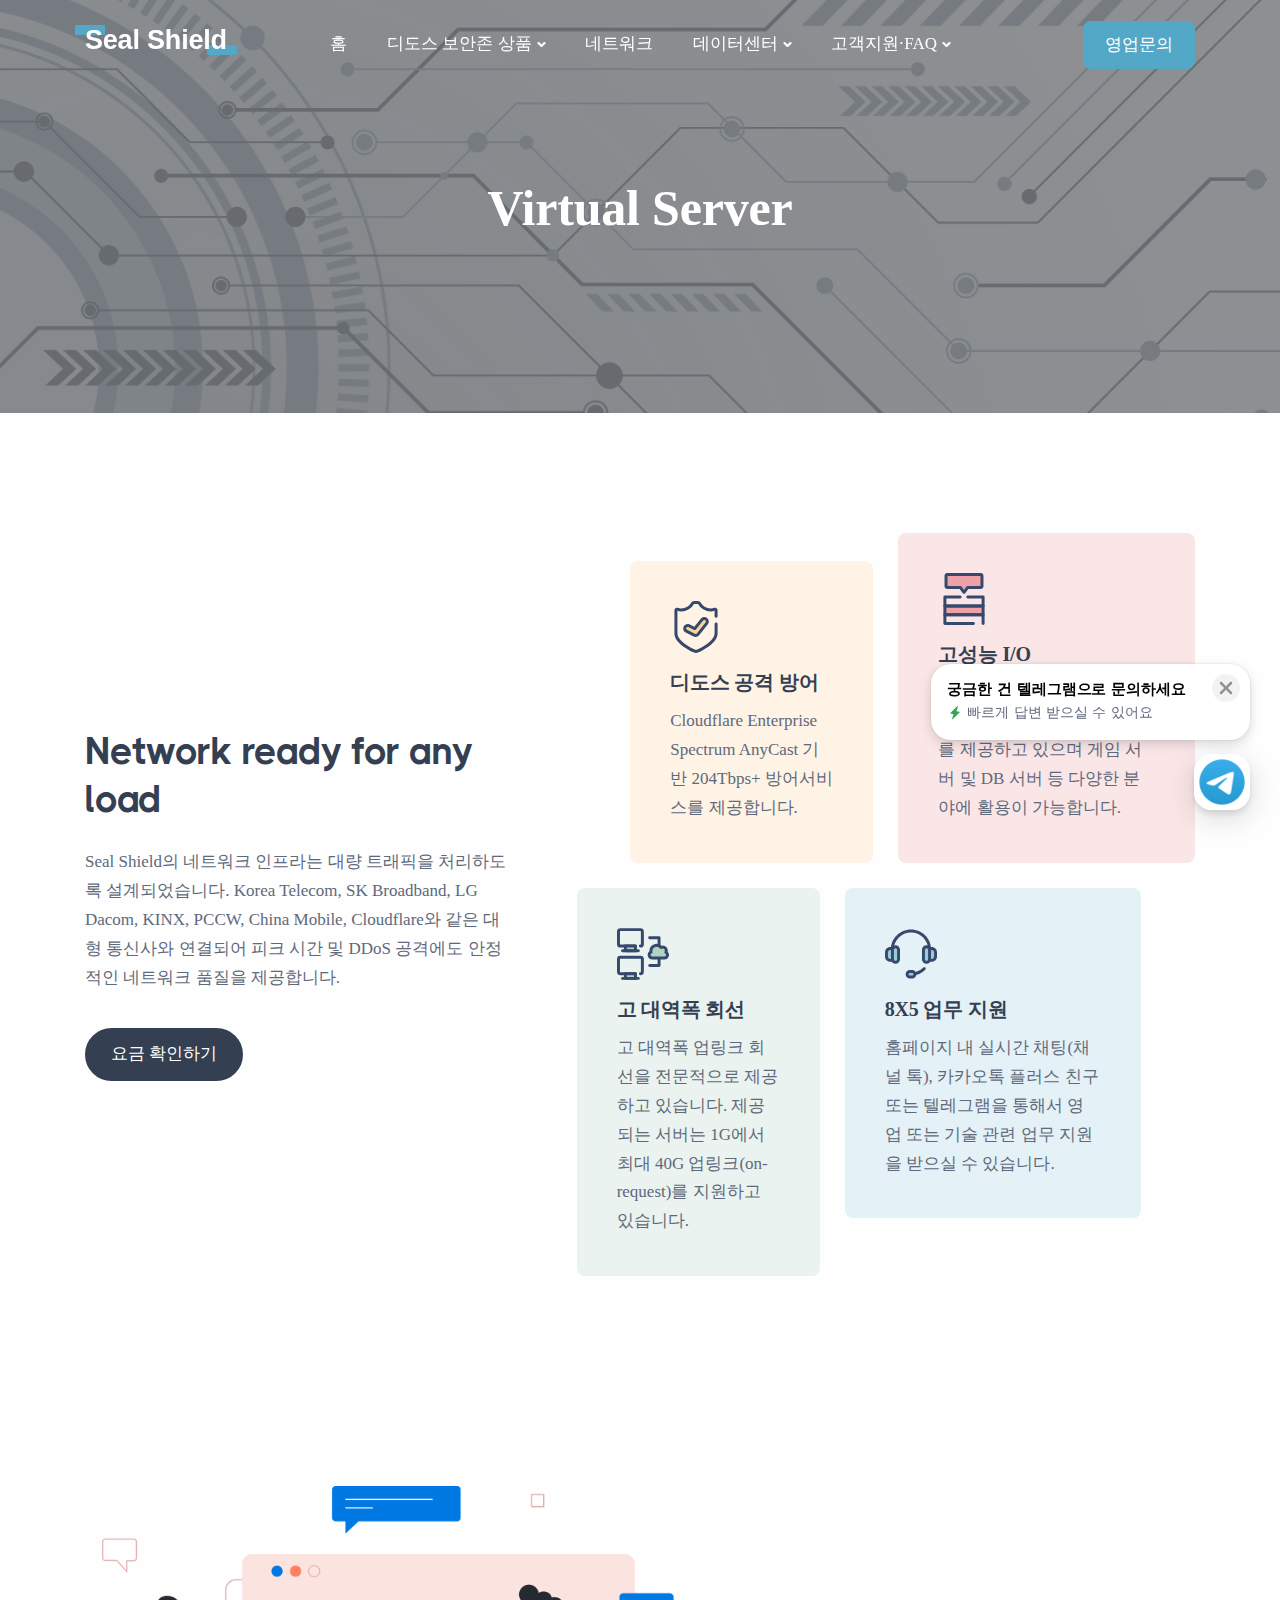
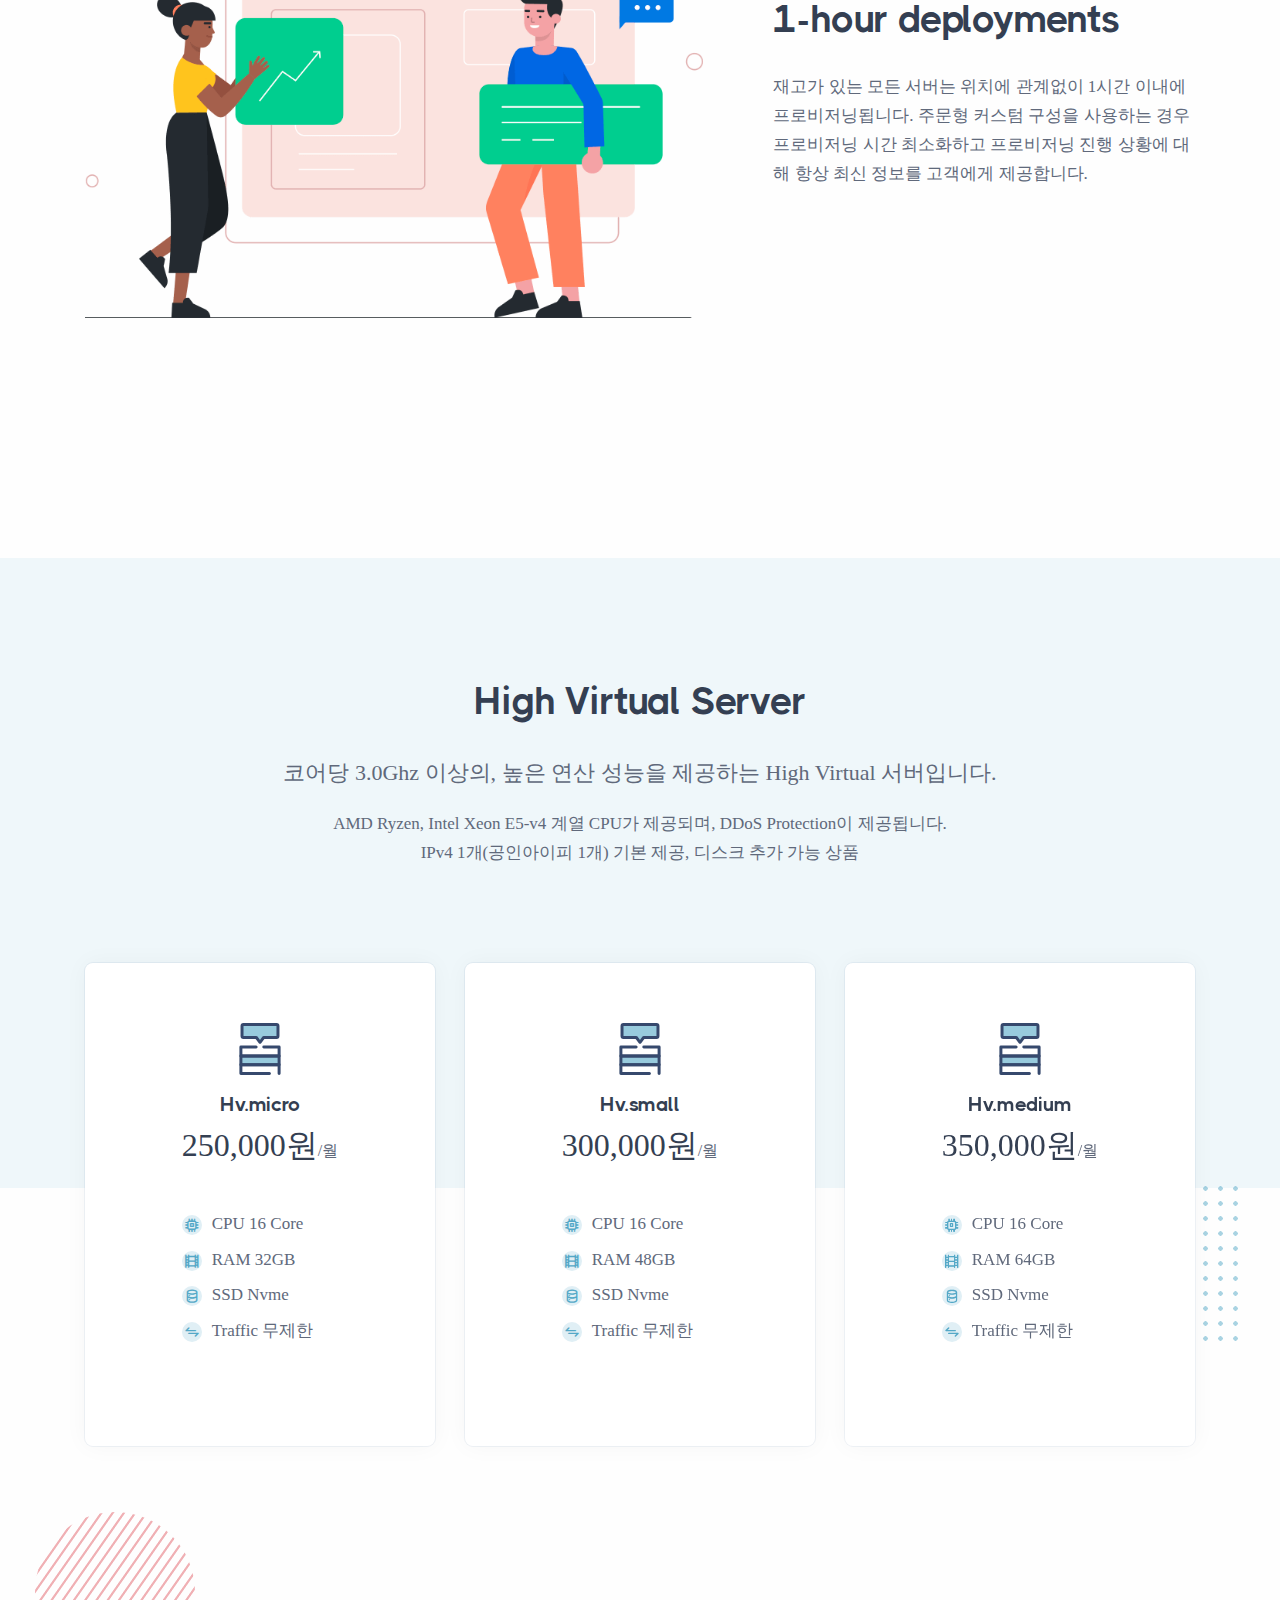
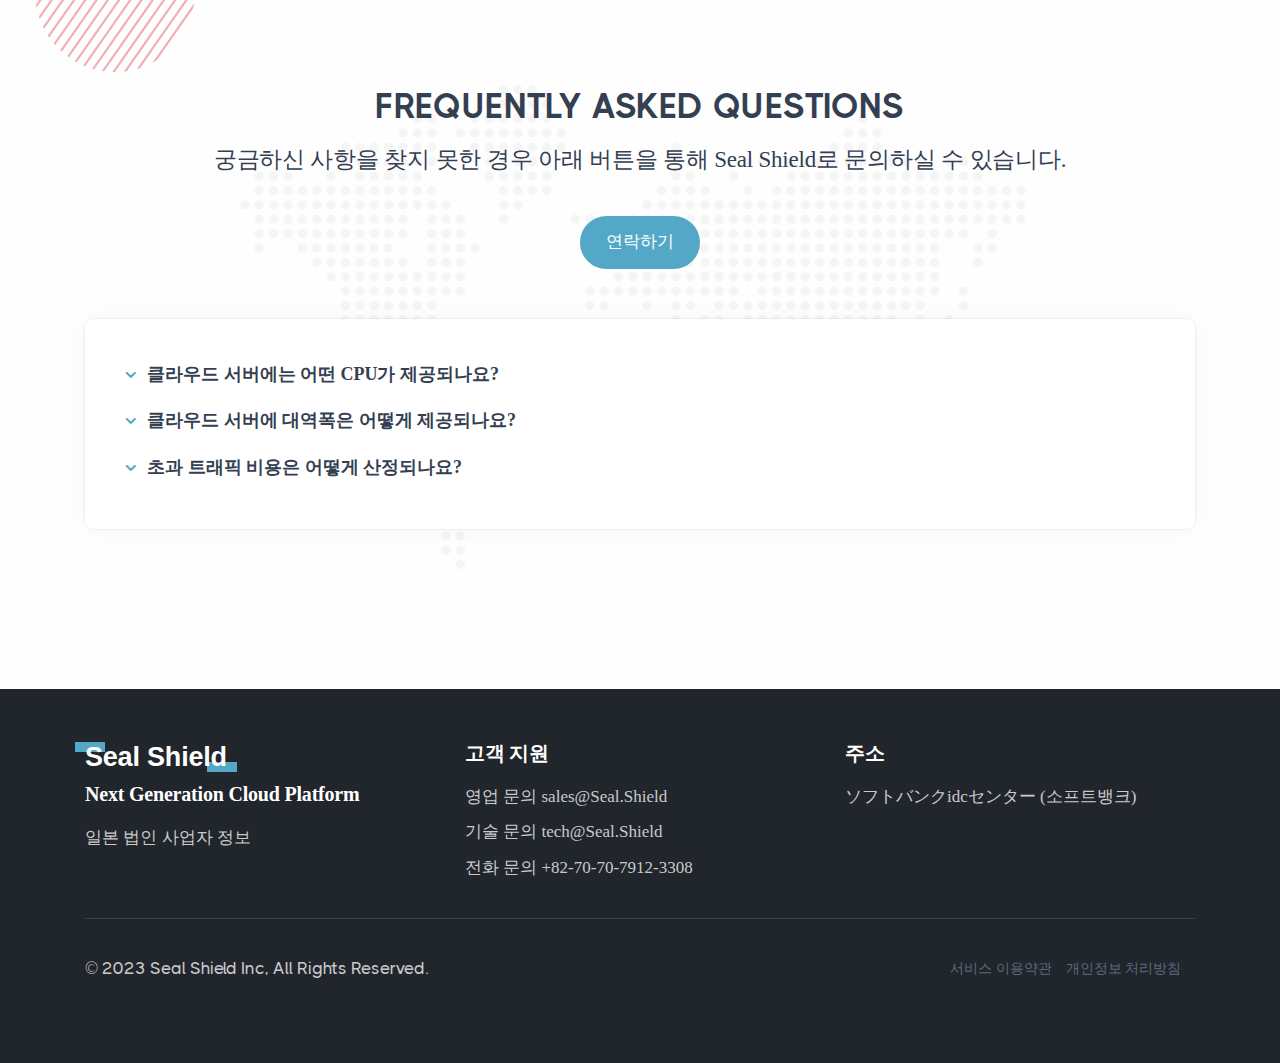
<file: pages/virtualServer.html>
<!DOCTYPE html>
<html lang="en">

<head>
  <meta charset="utf-8">
  <meta name="viewport" content="width=device-width, initial-scale=1.0">
  <meta name="description" content="">
  <meta name="keywords" content="">
  <meta name="google" content="notranslate">
  <title>Seal Shield</title>
  <!-- <link rel="shortcut icon" href="..../assets/img/favicon.png"> -->
  <link rel="stylesheet" href="../assets/css/plugins.css">
  <link rel="stylesheet" href="../assets/css/style.css">
  <link rel="stylesheet" href="../assets/css/colors/aqua.css">
  <link rel="preload" href="../assets/css/fonts/thicccboi.css" as="style" onload="this.rel='stylesheet'">
  <link rel="stylesheet" href="https://webfontworld.github.io/naver/NanumSquare.css">
  <link rel="stylesheet" href="../assets/css/common.css">
</head>

<body>
  <div class="content-wrapper">
    <header class="wrapper bg-soft-primary">
      <nav class="navbar navbar-expand-lg center-nav transparent position-absolute navbar-dark">
        <div class="container flex-lg-row flex-nowrap align-items-center">
          <div class="navbar-brand w-100">
            <a href="../index.html">
              <h2 class="logo-light logo" style="color: #FFFFFF; font-family: Poppins, sans-serif; font-weight: 600;">Seal Shield</h2>
              <h2 class="logo-dark logo" style="color: #000000; font-family: Poppins, sans-serif; font-weight: 600;">Seal Shield</h2>
            </a>
          </div>
          <div class="navbar-collapse offcanvas offcanvas-nav offcanvas-start">
            <div class="offcanvas-header d-lg-none">
              <h3 class="text-white fs-30 mb-0">Seal Shield</h3>
              <button type="button" class="btn-close btn-close-white" data-bs-dismiss="offcanvas" aria-label="Close"></button>
            </div>
            <div class="offcanvas-body ms-lg-auto d-flex flex-column h-100">
              <ul class="navbar-nav">
                <li class="nav-item dropdown dropdown-mega">
                  <a class="nav-link hangle" href="../index.html">홈</a>
                </li>
                <li class="nav-item dropdown">
                  <a class="nav-link dropdown-toggle hangle" href="javascript:void(0);" data-bs-toggle="dropdown">디도스
                    보안존 상품</a>
                  <div class="dropdown-menu dropdown-lg">
                    <div class="dropdown-lg-content">
                      <div>
                        <h6 class="dropdown-header">Compute</h6>
                        <ul class="list-unstyled">
                          <li><a class="dropdown-item hangle" href="../pages/virtualServer.html">가상
                              서버</a></li>
                          <li><a class="dropdown-item hangle" href="../pages/dedicatedServer.html">단독
                              서버</a></li>
                          <li><a class="dropdown-item hangle"
                              href="../pages/japanDedicatedServer.html">일본 단독 서버</a></li>
                        </ul>
                      </div>
                      <div>
                        <h6 class="dropdown-header">Network</h6>
                        <ul class="list-unstyled">
                          <li><a class="dropdown-item hangle" href="../pages/bypassDefense.html">우회 방어 회선
                              연동</a></li>
                        </ul>
                      </div>
                      <div>
                        <h6 class="dropdown-header">Datacenter</h6>
                        <ul class="list-unstyled">
                          <li><a class="dropdown-item hangle" href="javascript:void(0);">코로케이션</a></li>
                          <li><a class="dropdown-item hangle" href="javascript:void(0);">클라우드플레어 스펙트럼</a></li>
                        </ul>
                      </div>
                    </div>
                  </div>
                </li>
                <li class="nav-item dropdown">
                  <a class="nav-link hangle" href="../pages/network.html">네트워크</a>
                </li>
                <li class="nav-item dropdown">
                  <a class="nav-link dropdown-toggle hangle" href="javascript:void(0);"
                    data-bs-toggle="dropdown">데이터센터</a>
                  <ul class="dropdown-menu">
                    <li class="dropdown dropdown-submenu dropend"><a
                        class="dropdown-item dropdown-toggle hangle" href="javascript:void(0);"
                        data-bs-toggle="dropdown">대한민국</a>
                      <ul class="dropdown-menu">
                        <li class="nav-item"><a class="dropdown-item" href="javascript:void(0);">KT Clean-Zone</a>
                        </li>
                        <li class="nav-item"><a class="dropdown-item" href="javascript:void(0);">SK Clean-Zone</a>
                        </li>
                        <li class="nav-item"><a class="dropdown-item" href="javascript:void(0);">Kinx
                            Clean-Zone</a></li>
                      </ul>
                    </li>
                    <li class="dropdown dropdown-submenu dropend"><a
                        class="dropdown-item dropdown-toggle hangle" href="javascript:void(0);"
                        data-bs-toggle="dropdown">일본</a>
                      <ul class="dropdown-menu">
                        <li class="nav-item"><a class="dropdown-item" href="javascript:void(0);">Tokyo-IDC</a>
                        </li>
                      </ul>
                    </li>
                    <li class="dropdown dropdown-submenu dropend"><a
                        class="dropdown-item dropdown-toggle hangle" href="javascript:void(0);"
                        data-bs-toggle="dropdown">미국</a>
                      <ul class="dropdown-menu">
                        <li class="nav-item"><a class="dropdown-item" href="javascript:void(0);">Cloudflare 대한민국
                            리전</a></li>
                      </ul>
                    </li>
                  </ul>
                </li>
                <li class="nav-item dropdown">
                  <a class="nav-link dropdown-toggle hangle" href="javascript:void(0);"
                    data-bs-toggle="dropdown">고객지원·FAQ</a>
                  <ul class="dropdown-menu">
                    <li class="nav-item"><a class="dropdown-item hangle" href="../pages/contact.html">연락처</a>
                    </li>
                    <li class="dropdown dropdown-submenu dropend"><a
                        class="dropdown-item dropdown-toggle hangle" href="javascript:void(0);"
                        data-bs-toggle="dropdown">법률</a>
                      <ul class="dropdown-menu">
                        <li class="nav-item"><a class="dropdown-item hangle"
                            href="../pages/term.html">서비스 이용약관</a></li>
                        <li class="nav-item"><a class="dropdown-item hangle"
                            href="../pages/privacy.html">개인정보 처리방침</a></li>
                      </ul>
                    </li>
                  </ul>
                </li>
              </ul>
              <!-- /.navbar-nav -->
              <div class="offcanvas-footer d-lg-none">
                <div>
                  <a href="mailto:tech@Seal.Shield" class="link-inverse">tech@Seal.Shield</a>
                  <br /> +82-70-70-7912-3308<br />
                </div>
              </div>
              <!-- /.offcanvas-footer -->
            </div>
            <!-- /.offcanvas-body -->
          </div>
          <!-- /.navbar-collapse -->
          <div class="navbar-other w-100 d-flex ms-auto">
            <ul class="navbar-nav flex-row align-items-center ms-auto">
              <li class="nav-item d-none d-md-block">
                <a href="../pages/contact.html" class="btn btn-sm btn-primary rounded hangle">영업문의</a>
              </li>
              <li class="nav-item d-lg-none">
                <button class="hamburger offcanvas-nav-btn"><span></span></button>
              </li>
            </ul>
            <!-- /.navbar-nav -->
          </div>
          <!-- /.navbar-other -->
        </div>
        <!-- /.container -->
      </nav>
      <!-- /.navbar -->
      <div class="offcanvas offcanvas-top bg-light" id="offcanvas-search" data-bs-scroll="true">
        <div class="container d-flex flex-row py-6">
          <form class="search-form w-100">
            <input id="search-form" type="text" class="form-control" placeholder="Type keyword and hit enter">
          </form>
          <!-- /.search-form -->
          <button type="button" class="btn-close" data-bs-dismiss="offcanvas" aria-label="Close"></button>
        </div>
        <!-- /.container -->
      </div>
      <!-- /.offcanvas -->
    </header>
    <!-- /header -->
    <section class="wrapper image-wrapper bg-image bg-overlay text-white" data-image-src="../assets/img/intro-header-bg-01.jpg">
      <div class="container pt-19 pb-18 text-center">
        <div class="row">
          <div class="col-md-10 col-lg-8 col-xl-7 col-xxl-6 mx-auto">
            <h1 class="display-1 text-white mb-3 hangle"><b>Virtual Server</b></h1>
            <!-- <p class="lead fs-lg px-md-3 px-lg-7 px-xl-9 px-xxl-10">We are a creative company that focuses on establishing long-term relationships with customers.</p> -->
          </div>
          <!-- /column -->
        </div>
        <!-- /.row -->
      </div>
      <!-- /.container -->
    </section>
    <!-- /section -->
    <section class="wrapper bg-light">
      <div class="container pt-14 pb-12 pt-md-16 pb-md-14">
        <div class="row gx-lg-8 gx-xl-12 gy-10 align-items-center">
          <div class="col-lg-7 order-lg-2">
            <div class="row gx-md-5 gy-5">
              <div class="col-md-5 offset-md-1 align-self-end">
                <div class="card bg-pale-yellow lift">
                  <div class="card-body hangle">
                    <img src="../assets/img/icons/lineal/shield.svg" class="svg-inject icon-svg icon-svg-md text-yellow mb-3" alt="" />
                    <h4>디도스 공격 방어</h4>
                    <p class="mb-0">Cloudflare Enterprise Spectrum AnyCast 기반 204Tbps+ 방어서비스를 제공합니다.</p>
                  </div>
                  <!--/.card-body -->
                </div>
                <!--/.card -->
              </div>
              <!--/column -->
              <div class="col-md-6 align-self-end">
                <div class="card bg-pale-red lift">
                  <div class="card-body hangle">
                    <img src="../assets/img/icons/lineal/server.svg" class="svg-inject icon-svg icon-svg-md text-red mb-3" alt="" />
                    <h4>고성능 I/O</h4>
                    <p class="mb-0">Intel 서버용 Xeon 계열 CPU와 SSD가 장착된 가상 서버를 제공하고 있으며 게임 서버 및 DB 서버 등 다양한 분야에 활용이 가능합니다.</p>
                  </div>
                  <!--/.card-body -->
                </div>
                <!--/.card -->
              </div>
              <!--/column -->
              <div class="col-md-5">
                <div class="card bg-pale-leaf lift">
                  <div class="card-body hangle">
                    <img src="../assets/img/icons/lineal/networking.svg" class="svg-inject icon-svg icon-svg-md text-leaf mb-3" alt="" />
                    <h4>고 대역폭 회선</h4>
                    <p class="mb-0">고 대역폭 업링크 회선을 전문적으로 제공하고 있습니다. 제공되는 서버는 1G에서 최대 40G 업링크(on-request)를 지원하고 있습니다.</p>
                  </div>
                  <!--/.card-body -->
                </div>
                <!--/.card -->
              </div>
              <!--/column -->
              <div class="col-md-6 align-self-start">
                <div class="card bg-pale-primary lift">
                  <div class="card-body hangle">
                    <img src="../assets/img/icons/lineal/headphone.svg" class="svg-inject icon-svg icon-svg-md text-primary mb-3" alt="" />
                    <h4>8X5 업무 지원</h4>
                    <p class="mb-0">홈페이지 내 실시간 채팅(채널 톡), 카카오톡 플러스 친구 또는 텔레그램을 통해서 영업 또는 기술 관련 업무 지원을 받으실 수 있습니다.</p>
                  </div>
                  <!--/.card-body -->
                </div>
                <!--/.card -->
              </div>
              <!--/column -->
            </div>
            <!--/.row -->
          </div>
          <!--/column -->
          <div class="col-lg-5">
            <!-- <h2 class="fs-15 text-uppercase text-muted mb-3">What We Do?</h2> -->
            <h3 class="display-4 mb-5">Network ready for any load</h3>
            <p class="hangle">Seal Shield의 네트워크 인프라는 대량 트래픽을 처리하도록 설계되었습니다. Korea Telecom, SK Broadband, LG Dacom, KINX, PCCW, China Mobile, Cloudflare와 같은 대형 통신사와 연결되어 피크 시간 및 DDoS 공격에도 안정적인 네트워크 품질을 제공합니다.</p>
            <a href="#pricing" class="btn btn-navy rounded-pill mt-3 hangle">요금 확인하기</a>
          </div>
          <!--/column -->
        </div>
        <!--/.row -->
      </div>
      <!-- /.container -->
    </section>
    <!-- /section -->
    <section class="wrapper bg-light">
      <div class="container py-14 py-md-16">
        <div class="row gx-lg-8 gx-xl-12 gy-10 mb-14 mb-md-16 align-items-center">
          <div class="col-lg-7">
            <figure><img class="w-auto" src="../assets/img/illustrations/i8.png" srcset="../assets/img/illustrations/i8@2x.png 2x" alt="" /></figure>
          </div>
          <!--/column -->
          <div class="col-lg-5">
            <h3 class="display-4 mb-6 pe-xxl-6">1-hour deployments</h3>
            <p class="hangle">
              재고가 있는 모든 서버는 위치에 관계없이 1시간 이내에 프로비저닝됩니다. 주문형 커스텀 구성을 사용하는 경우 프로비저닝 시간 최소화하고 프로비저닝 진행 상황에 대해 항상 최신 정보를 고객에게 제공합니다.
            </p>
            <!-- /.progress-list -->
          </div>
          <!--/column -->
        </div>
        <!--/.row -->
      </div>
      <!-- /.container -->
    </section>
    <!-- /section -->
    <section id="pricing" class="wrapper bg-soft-primary">
      <div class="container pt-14 pb-18 pt-md-16 pb-md-22 text-center">
        <div class="row">
          <div class="col-lg-10 col-xl-9 col-xxl-8 mx-auto">
            <h3 class="display-4 mb-15 mb-md-6 px-lg-10">High Virtual Server</h3>
            <p class="lead fs-lg hangle">코어당 3.0Ghz 이상의, 높은 연산 성능을 제공하는 High Virtual 서버입니다.</p>
            <div class="row">
              <div class="hangle">
                  <p>
                      AMD Ryzen, Intel Xeon E5-v4 계열 CPU가 제공되며, DDoS Protection이 제공됩니다.<br>
                      IPv4 1개(공인아이피 1개) 기본 제공, 디스크 추가 가능 상품
                  </p>
              </div>
              <!--/column -->
          </div>
          </div>
          <!--/column -->
        </div>
        <!--/.row -->
      </div>
      <!-- /.container -->
    </section>
    <!-- /section -->
    <section class="wrapper bg-light">
      <div class="container py-14 py-md-16">
        <div class="pricing-wrapper position-relative mt-n22 mt-md-n24">
          <div class="shape bg-dot primary rellax w-16 h-18" data-rellax-speed="1" style="top: 2rem; right: -2.4rem;"></div>
          <div class="shape rounded-circle bg-line red rellax w-18 h-18 d-none d-lg-block" data-rellax-speed="1" style="bottom: 0.5rem; left: -2.5rem;"></div>
          <!-- <div class="pricing-switcher-wrapper switcher">
            <p class="mb-0 pe-3">Monthly</p>
            <div class="pricing-switchers">
              <div class="pricing-switcher pricing-switcher-active"></div>
              <div class="pricing-switcher"></div>
              <div class="switcher-button bg-primary"></div>
            </div>
            <p class="mb-0 ps-3">Yearly</p>
          </div> -->
          <div class="row gy-6 mt-3 mt-md-5">
            <div class="col-md-6 col-lg-4">
              <div class="pricing card text-center">
                <div class="card-body">
                  <img src="../assets/img/icons/lineal/server.svg" class="svg-inject icon-svg icon-svg-md text-primary mb-3" alt="" />
                  <h4 class="card-title">Hv.micro</h4>
                  <div class="prices text-dark">
                    <div class="price-show hangle"><span class="price-value">250,000원</span><span class="price-duration hangle">월</span></div>
                  </div>
                  <!--/.prices -->
                  <ul class="icon-list bullet-bg bullet-soft-primary mt-7 mb-8 text-start hangle">
                    <li><i class="uil uil-processor"></i><span>CPU 16 Core</span></li>
                    <li><i class="uil uil-film"></i><span>RAM 32GB</span></li>
                    <li><i class="uil uil-database"></i><span>SSD Nvme</span></li>
                    <li><i class="uil uil-exchange"></i><span>Traffic 무제한</span></li>
                  </ul>
                </div>
                <!--/.card-body -->
              </div>
              <!--/.pricing -->
            </div>
            <!--/column -->
            <div class="col-md-6 col-lg-4">
              <div class="pricing card text-center">
                <div class="card-body">
                  <img src="../assets/img/icons/lineal/server.svg" class="svg-inject icon-svg icon-svg-md text-primary mb-3" alt="" />
                  <h4 class="card-title">Hv.small</h4>
                  <div class="prices text-dark">
                    <div class="price-show hangle"><span class="price-value hangle">300,000원</span><span class="price-duration">월</span></div>
                  </div>
                  <!--/.prices -->
                  <ul class="icon-list bullet-bg bullet-soft-primary mt-7 mb-8 text-start hangle">
                    <li><i class="uil uil-processor"></i><span>CPU 16 Core</span></li>
                    <li><i class="uil uil-film"></i><span>RAM 48GB</span></li>
                    <li><i class="uil uil-database"></i><span>SSD Nvme</span></li>
                    <li><i class="uil uil-exchange"></i><span>Traffic 무제한</span></li>
                  </ul>
                </div>
                <!--/.card-body -->
              </div>
              <!--/.pricing -->
            </div>
            <!--/column -->
            <div class="col-md-6 offset-md-3 col-lg-4 offset-lg-0">
              <div class="pricing card text-center">
                <div class="card-body">
                  <img src="../assets/img/icons/lineal/server.svg" class="svg-inject icon-svg icon-svg-md text-primary mb-3" alt="" />
                  <h4 class="card-title">Hv.medium</h4>
                  <div class="prices text-dark">
                    <div class="price-show hangle"><span class="price-value hangle">350,000원</span><span class="price-duration">월</span></div>
                  </div>
                  <!--/.prices -->
                  <ul class="icon-list bullet-bg bullet-soft-primary mt-7 mb-8 text-start hangle">
                    <li><i class="uil uil-processor"></i><span>CPU 16 Core</span></li>
                    <li><i class="uil uil-film"></i><span>RAM 64GB</span></li>
                    <li><i class="uil uil-database"></i><span>SSD Nvme</span></li>
                    <li><i class="uil uil-exchange"></i><span>Traffic 무제한</span></li>
                  </ul>
                </div>
                <!--/.card-body -->
              </div>
              <!--/.pricing -->
            </div>
            <!--/column -->
          </div>
          <!--/.row -->
        </div>
        <!--/.pricing-wrapper -->
      </div>
      <!-- /.container -->
    </section>
    <!-- /section -->
    <section class="wrapper image-wrapper bg-auto no-overlay bg-image text-center bg-map" data-image-src="../assets/img/map.png">
      <div class="container pt-0 pb-14 pt-md-16 pb-md-18">
        <div class="row">
          <div class="col-lg-12 col-xl-12 col-xxl-12 mx-auto">
            <h2 class="display-5 text-uppercase mb-3">Frequently Asked Questions</h2>
            <h3 class="mb-8 px-lg-12 hangle">궁금하신 사항을 찾지 못한 경우 아래 버튼을 통해 Seal Shield로 문의하실 수 있습니다.</h3>
            <a href="../pages/contact.html" class="btn btn-primary rounded-pill mb-10 hangle" target="_blank">연락하기</a>
          </div>
          <!-- /.row -->
        </div>
        <!-- /column -->
        <div class="card">
          <div class="card-body mb-n2">
            <div class="accordion accordion-wrapper" id="accordionSimpleExample">
              <div class="card plain accordion-item">
                <div class="card-header" id="headingSimpleOne">
                  <button class="accordion-button collapsed hangle" data-bs-toggle="collapse" data-bs-target="#collapseSimpleOne" aria-expanded="false" aria-controls="collapseSimpleOne">클라우드 서버에는 어떤 CPU가 제공되나요? </button>
                </div>
                <!--/.card-header -->
                <div id="collapseSimpleOne" class="accordion-collapse collapse" aria-labelledby="headingSimpleOne" data-bs-parent="#accordionSimpleExample" style="">
                  <div class="card-body hangle text-left">
                    <p>요금제 별로 다양한 클러스터를 운영하고 있으며, 부하량과 서버 디플로이 시점에 따라 제공되는 CPU가 상이할 수 있습니다.</p>
                    <h5>Compact</h5>
                    <p>
                    * Intel Xeon E5-2680v2 2.8Ghz <a href="https://ark.intel.com/content/www/kr/ko/ark/products/75277/intel-xeon-processor-e52680-v2-25m-cache-2-80-ghz.html" target="_blank" class="external">제조사 상세 스펙</a> <a href="https://www.cpubenchmark.net/cpu.php?cpu=Intel+Xeon+E5-2680+v2+%40+2.80GHz&amp;id=2061" target="_blank" class="external">PASSMARK 벤치마크 수치</a><br>
                    * Intel Xeon E5-2697v2 2.7Ghz <a href="https://ark.intel.com/content/www/kr/ko/ark/products/75283/intel-xeon-processor-e52697-v2-30m-cache-2-70-ghz.html" target="_blank" class="external">제조사 상세 스펙</a> <a href="https://www.cpubenchmark.net/cpu.php?cpu=Intel+Xeon+E5-2697+v2+%40+2.70GHz&amp;id=2009" target="_blank" class="external">PASSMARK 벤치마크 수치</a>
                    </p>
                    <h5>Standard</h5>
                    <p>
                    * Intel Xeon E5-2667v4 3.2Ghz <a href="https://ark.intel.com/content/www/kr/ko/ark/products/92979/intel-xeon-processor-e52667-v4-25m-cache-3-20-ghz.html" target="_blank" class="external">제조사 상세 스펙</a> <a href="https://www.cpubenchmark.net/cpu.php?cpu=Intel+Xeon+E5-2667+v4+%40+3.20GHz&amp;id=2830" target="_blank" class="external">PASSMARK 벤치마크 수치</a><br>
                    * Intel Xeon E5-2683v4 2.1Ghz <a href="https://www.intel.co.kr/content/www/kr/ko/products/sku/91766/intel-xeon-processor-e52683-v4-40m-cache-2-10-ghz/specifications.html" target="_blank" class="external">제조사 상세 스펙</a> <a href="https://www.cpubenchmark.net/cpu.php?cpu=Intel+Xeon+E5-2683+v4+%40+2.10GHz&amp;id=2908" target="_blank" class="external">PASSMARK 벤치마크 수치</a><br>
                    * Intel Xeon Scalable 4116 2.1Ghz <a href="https://www.intel.co.kr/content/www/kr/ko/products/sku/120481/intel-xeon-silver-4116-processor-16-5m-cache-2-10-ghz/specifications.html" target="_blank" class="external">제조사 상세 스펙</a> <a href="https://www.cpubenchmark.net/cpu.php?cpu=Intel+Xeon+Silver+4116+%40+2.10GHz&amp;id=3179" target="_blank" class="external">PASSMARK 벤치마크 수치</a>
                    </p><h5>High Frequency</h5>
                    <p>
                    * AMD Ryzen 5950X 3.4Ghz <a href="https://www.amd.com/en/product/10456" target="_blank" class="external">제조사 상세 스펙</a> <a href="https://www.cpubenchmark.net/cpu.php?cpu=AMD+Ryzen+9+5950X" target="_blank" class="external">PASSMARK 벤치마크 수치</a><br>
                    * AMD ThreadRipper 2990WX 3.0Ghz <a href="https://www.amd.com/en/product/7926" target="_blank" class="external">제조사 상세 스펙</a> <a href="https://www.cpubenchmark.net/cpu.php?cpu=AMD+Ryzen+Threadripper+2950X&amp;id=3316" target="_blank" class="external">PASSMARK 벤치마크 수치</a>
                    </p>
                    </div>
                  <!--/.card-body -->
                </div>
                <!--/.accordion-collapse -->
              </div>
              <!--/.accordion-item -->
              <div class="card plain accordion-item">
                <div class="card-header" id="headingSimpleTwo">
                  <button class="collapsed hangle" data-bs-toggle="collapse" data-bs-target="#collapseSimpleTwo" aria-expanded="false" aria-controls="collapseSimpleTwo"> 클라우드 서버에 대역폭은 어떻게 제공되나요? </button>
                </div>
                <!--/.card-header -->
                <div id="collapseSimpleTwo" class="accordion-collapse collapse" aria-labelledby="headingSimpleTwo" data-bs-parent="#accordionSimpleExample" style="">
                  <div class="card-body hangle text-left">
                    <p>사용 가능한 Traffic(트래픽)과 별개로 Bandwidth(대역폭)은 요금제별로 제공량이 상이 합니다.</p>
                    <p>
                    사용하시는 대역폭이 일일 95th Persentile기준 보장 대역폭을 초과할 경우 업링크 속도가 제한될 수 있습니다.<br>
                    영업팀을 통해 Traffic(트래픽) 빌링 형태를 Bandwidth(대역폭) 기반 과금으로 전환할 수 있습니다.
                    </p>
                    <h5>Compact</h5>
                    <p>
                    제공 업링크 : 1Gbps<br>
                    보장 대역폭 : 50Mbps
                    </p>
                    <h5>Standard</h5>
                    <p>
                    제공 업링크 : 1Gbps / 10Gbps<br>
                    보장 대역폭 : 100Mbps<br>
                    * Standard.2xlarge 부터 업링크는 10Gbps로 제공됩니다.
                    </p>
                    <h5>High Frequency</h5>
                    <p>
                    제공 업링크 : 1Gbps<br>
                    보장 대역폭 : 100Mbps<br>
                    </p>
                    </div>
                  <!--/.card-body -->
                </div>
                <!--/.accordion-collapse -->
              </div>
              <!--/.accordion-item -->
              <div class="card plain accordion-item">
                <div class="card-header" id="headingSimpleThree">
                  <button class="collapsed hangle" data-bs-toggle="collapse" data-bs-target="#collapseSimpleThree" aria-expanded="false" aria-controls="collapseSimpleThree"> 초과 트래픽 비용은 어떻게 산정되나요? </button>
                </div>
                <!--/.card-header -->
                <div id="collapseSimpleThree" class="accordion-collapse collapse" aria-labelledby="headingSimpleThree" data-bs-parent="#accordionSimpleExample" style="">
                  <div class="card-body hangle text-left">
                    <p>모든 리전에 대해 초과 트래픽 요금은 GB당 30원으로 고정적으로 적용되고 있습니다.</p>
                    <p>월 전송량이 200TB 이상인 경우 Custom Pricing을 제안드릴 수 있습니다.</p>
                    </div>
                  <!--/.card-body -->
                </div>
                <!--/.accordion-collapse -->
              </div>
              <!--/.accordion-item -->
            </div>
            <!--/.accordion -->
          </div>
          <!--/.card-body -->
        </div>
      </div>
      <!-- /.container -->
    </section><!-- /section -->
  </div>
  <!-- /.content-wrapper -->
  <footer class="bg-dark text-inverse">
    <div class="container pt-10 pb-13">
      <div class="row gy-6 gy-lg-0">
      <div class="col-md-4 col-lg-4">
          <div class="widget hangle">
              <h2 class="logo-light logo mb-1" style="color: #ffffff; font-family: Poppins, sans-serif; font-weight: 600;">Seal Shield
              </h2>
              <h4 class="widget-title text-white mb-3">Next Generation Cloud Platform</h4>
              <p class="mb-0 hangle">
                일본 법인 사업자 정보
              </p>
          <!-- /.social -->
          </div>
          <!-- /.widget -->
      </div>
      <!-- /column -->
      <div class="col-md-4 col-lg-4">
          <div class="widget hangle">
          <h4 class="widget-title text-white mb-3">고객 지원</h4>
          <ul class="list-unstyled mb-0">
              <li>영업 문의 sales@Seal.Shield</li>
              <li>기술 문의 tech@Seal.Shield</li>
              <li>전화 문의 +82-70-70-7912-3308</li>
          </ul>
          </div>
          <!-- /.widget -->
      </div>
      <!-- /column -->
      <div class="col-md-4 col-lg-4">
          <div class="widget hangle">
          <h4 class="widget-title text-white mb-3">주소</h4>
          <ul class="list-unstyled mb-0 hangle">
              <li>ソフトバンクidcセンター (소프트뱅크)</li>
          </ul>
          </div>
          <!-- /.widget -->
      </div>
      <!-- /column -->
      </div>
      <!--/.row -->
      <hr class="mt-7 mt-md-7 mb-7">
      <div class="d-md-flex align-items-center justify-content-between">
          <p class="mb-2 mb-lg-0">© 2023 Seal Shield Inc, All Rights Reserved.</p>
          <nav class="nav mb-0 hangle">
            <a href="../pages/term.html" style="font-size: .7rem; margin: 0 0.7rem 0 0; color: #60697b;">서비스 이용약관</a>
            <a href="../pages/privacy.html" style="font-size: .7rem; margin: 0 0.7rem 0 0; color: #60697b;">개인정보 처리방침</a>
          </nav>
          <!-- /.social -->
        </div>
  </div>
  <!-- /.container -->
  </footer>
  <div class="progress-wrap">
    <svg class="progress-circle svg-content" width="100%" height="100%" viewBox="-1 -1 102 102">
      <path d="M50,1 a49,49 0 0,1 0,98 a49,49 0 0,1 0,-98" />
    </svg>
  </div>
  <script src="../assets/js/plugins.js" defer></script>
  <script src="../assets/js/theme.js" defer></script>
  <script>
		function closePop() {
			var popup = document.getElementsByClassName("kbDpsJ");
			popup[0].style.display = "none";
		}
	</script>
	<article role="dialog" class="PCBubblePopupLayer__PCBubbleWrapper-ch-front__sc-qr66bs-0 kbDpsJ">
		<h2 class="a11y-hidden">Channel Talk pop-up</h2>
		<div class="PCLabelButton__Wrapper-ch-front__sc-1viw4do-1 gcPqyR">
			<button type="button" class="PCLabelButton__LabelButton-ch-front__sc-1viw4do-0 kdbiBm">
				<div class="PCLabelButton__TextWrapper-ch-front__sc-1viw4do-2 iOwXlC">
					<div class="PCLabelButton__Title-ch-front__sc-1viw4do-3 kqRZza">궁금한 건 텔레그램으로 문의하세요</div>
					<div class="PCLabelButton__Status-ch-front__sc-1viw4do-4 jOeHgT">
						<svg xmlns="http://www.w3.org/2000/svg" width="16" height="16" fill="none" viewBox="0 0 24 24"
							foundation="[object Object]" class="Iconstyled__Icon-sc-1iqwu2g-0 iCEngM"
							data-testid="bezier-react-icon" color="bgtxt-green-normal" margintop="0" marginright="0"
							marginbottom="0" marginleft="0">
							<path fill="currentColor" fill-rule="evenodd"
								d="m18.54 10.226-4.319-1 2.082-7.083c.146-.496-.468-.86-.833-.493L5.146 12.002a.5.5 0 0 0 .242.84l4.32 1-2.084 7.082c-.146.498.468.861.834.494l10.323-10.352a.5.5 0 0 0-.24-.84Z"
								clip-rule="evenodd"></path>
						</svg>빠르게 답변 받으실 수 있어요</span>
					</div>
				</div>
			</button>
			<div class="PCLabelButton__CloseButtonArea-ch-front__sc-1viw4do-7 imEiwF">
				<span class="a11y-hidden">Close</span>
				<button class="PCLabelButton__CloseButton-ch-front__sc-1viw4do-6 flvCTH" onclick="closePop()">
					<svg width="20" height="20" viewBox="0 0 24 24" fill="none" xmlns="http://www.w3.org/2000/svg"
						foundation="[object Object]"
						class="InnerIconstyled__Icon-ch-front__sc-197h5bb-0 dVEMjZ PCLabelButton__CloseIcon-ch-front__sc-1viw4do-5 hLYLWV"
						defaultopacity="1" hoveredopacity="1" margintop="0" marginright="0" marginbottom="0"
						marginleft="0" withtheme="false">
						<path fill="currentColor"
							d="M4.92893 4.92893C4.34315 5.51472 4.34315 6.46447 4.92893 7.05025L9.87868 12L4.92893 16.9497C4.34315 17.5355 4.34315 18.4853 4.92893 19.0711C5.51472 19.6569 6.46447 19.6569 7.05025 19.0711L12 14.1213L16.9497 19.0711C17.5355 19.6569 18.4853 19.6569 19.0711 19.0711C19.6569 18.4853 19.6569 17.5355 19.0711 16.9497L14.1213 12L19.0711 7.05025C19.6569 6.46447 19.6569 5.51472 19.0711 4.92893C18.4853 4.34315 17.5355 4.34315 16.9497 4.92893L12 9.87868L7.05025 4.92893C6.46447 4.34315 5.51472 4.34315 4.92893 4.92893Z">
						</path>
					</svg>
				</button>
			</div>
		</div>
	</article>
	<div data-ch-testid="launcher" class="Launcherstyled__LauncherButtonWrapper-ch-front__sc-vjd8p8-0 fhSQvV">
		<button type="button" onclick="window.open('https://t.me/sealshield/')">
			<div class="ChatButtonContainer__Container-ch-front__sc-1xjuzon-0 bKNCWH">
				<span class="a11y-hidden">Channel Chat Button</span>
				<div class="SenderButtonView__Wrapper-ch-front__sc-16y2woi-0 omWkp">
					<div src="../assets/img/tele_logo.png"
						class="SenderButtonView__SenderAvatarBg-ch-front__sc-16y2woi-1 LVsny"></div>
				</div>
				<div class="IconButtonView__Background-ch-front__sc-vtu014-0 jaYpSL">
					<svg width="36" height="36" color="#ffffff">
						<use href="#channel-filled"></use>
					</svg>
				</div>
				<div class="MinimizeButtonView__Wrapper-ch-front__sc-11fv1z6-0 aSXzX">
					<svg xmlns="http://www.w3.org/2000/svg" width="36" height="36" fill="none" viewBox="0 0 24 24"
						foundation="[object Object]" class="Iconstyled__Icon-sc-1iqwu2g-0 pJGcx"
						data-testid="bezier-react-icon" color="txt-black-darker" margintop="0" marginright="0"
						marginbottom="0" marginleft="0" aria-hidden="true">
						<path fill="currentColor" fill-rule="evenodd"
							d="M16.95 8.464a1 1 0 1 0-1.414-1.414L12 10.586 8.465 7.051A1 1 0 0 0 7.05 8.464L10.586 12 7.05 15.535a1 1 0 1 0 1.414 1.414L12 13.414l3.536 3.536a1 1 0 0 0 1.414-1.415L13.414 12l3.536-3.536Z"
							clip-rule="evenodd"></path>
					</svg>
				</div>
			</div>
		</button>
	</div>
  
</body>

</html>
</file>
<file: assets/css/colors/aqua.css>
:root{--bs-primary:var(--bs-aqua);--bs-link-color-rgb:var(--bs-aqua-rgb);--bs-link-hover-color-rgb:var(--bs-aqua-rgb);--bs-primary-rgb:var(--bs-aqua-rgb);--bs-soft-primary:var(--bs-soft-aqua);--bs-pale-primary:var(--bs-pale-aqua);--bs-bullet-soft-primary:var(--bs-bullet-soft-aqua);--bs-icon-fill-primary:var(--bs-icon-fill-aqua);--bs-icon-solid-fill-primary:var(--bs-icon-solid-fill-aqua);--bs-border-soft-primary:var(--bs-border-soft-aqua)}.underline-3.primary.style-2:after{background-image:url("data:image/svg+xml,%3Csvg xmlns='http://www.w3.org/2000/svg' viewBox='0 0 208.01 8.3'%3E%3Cpath fill='%2354a8c7' d='M64.42,2.42Q42.78,1.46,21.19,0c-2.8-.19-4.09.89-3.87,2L3.92,1.87c-5.13-.05-5.28,3.87-.12,3.92l60.49.55c46.63,2.08,93.34,2.51,139.81,1.27,5-.13,5.39-3.87.13-3.92Z'/%3E%3C/svg%3E")}.underline-3.primary.style-3:after{background-image:url("data:image/svg+xml,%3Csvg xmlns='http://www.w3.org/2000/svg' viewBox='0 0 205 9.37'%3E%3Cpath fill='%2354a8c7' d='M202.47,9.37A1191.26,1191.26,0,0,0,1.79,7.48,1.67,1.67,0,0,1,0,5.92H0A1.76,1.76,0,0,1,1.63,4.21c67-5.71,133.83-5.43,200.8-.27A2.75,2.75,0,0,1,205,6.88h0A2.6,2.6,0,0,1,202.47,9.37Z'/%3E%3C/svg%3E")}.navbar-light .navbar-toggler-icon{background-image:url("data:image/svg+xml,<svg version='1.1' xmlns='http://www.w3.org/2000/svg' width='45' height='32' viewBox='0 0 45 32'><path fill='#54a8c7' d='M26.88 29.888c-1.076 1.289-2.683 2.103-4.48 2.103s-3.404-0.814-4.472-2.093l-0.008-0.009-5.12-7.040-8.192-10.048-3.52-4.608c-0.646-0.848-1.036-1.922-1.036-3.087 0-2.828 2.292-5.12 5.12-5.12 0.139 0 0.277 0.006 0.413 0.016l-0.018-0.001h33.664c0.118-0.010 0.256-0.015 0.396-0.015 2.828 0 5.12 2.292 5.12 5.12 0 1.165-0.389 2.239-1.045 3.1l0.009-0.013-3.52 4.608-7.872 10.048z'/></svg>")}.cursor-primary a{cursor:url("data:image/svg+xml,%3Csvg xmlns='http://www.w3.org/2000/svg' width='50' height='50' viewBox='0 0 50 50'%3E%3Cdefs%3E%3Cstyle%3E.cls-1%7Bfill:%2354a8c7;opacity:0.9;%7D.cls-2%7Bfill:%23fff;%7D%3C/style%3E%3C/defs%3E%3Ccircle class='cls-1' cx='25' cy='25' r='25'/%3E%3Cpath class='cls-2' d='M21.79,26.79,17,31.59V30a1,1,0,0,0-2,0v4a1,1,0,0,0,.08.38,1,1,0,0,0,.54.54A1,1,0,0,0,16,35h4a1,1,0,0,0,0-2H18.41l4.8-4.79a1,1,0,0,0-1.42-1.42Z'/%3E%3Cpath class='cls-2' d='M34.92,15.62a1,1,0,0,0-.54-.54A1,1,0,0,0,34,15H30a1,1,0,0,0,0,2h1.59l-4.8,4.79a1,1,0,0,0,0,1.41h0a1,1,0,0,0,1.41,0h0L33,18.41V20a1,1,0,0,0,2,0V16A1,1,0,0,0,34.92,15.62Z'/%3E%3C/svg%3E"),auto}.process-wrapper.arrow [class*=col-]:before{background-image:url("data:image/svg+xml,%3Csvg xmlns='http://www.w3.org/2000/svg' viewBox='0 0 108.15 19.5'%3E%3Cpath fill='%2354a8c7' d='M2.38,13.63A107.77,107.77,0,0,1,41.56,3.28C54.29,2.51,67,4.2,79.4,6.9c7.73,1.68,15.38,3.73,23,5.86a1.56,1.56,0,0,0,.83-3C89.85,6,76.35,2.5,62.54.87A111,111,0,0,0,24,2.73,119,119,0,0,0,.8,10.93c-1.81.85-.23,3.54,1.58,2.7Z'/%3E%3Cpath fill='%2354a8c7' d='M95.51,19.27A60.35,60.35,0,0,1,107,12.41a1.58,1.58,0,0,0,1.12-1.29,1.53,1.53,0,0,0-.75-1.56,20.31,20.31,0,0,1-9-8.65,1.56,1.56,0,0,0-2.7,1.57c2.34,4,5.79,7.86,10.12,9.78l.37-2.86a62.69,62.69,0,0,0-12.25,7.18,1.6,1.6,0,0,0-.56,2.14,1.56,1.56,0,0,0,2.13.55Z'/%3E%3C/svg%3E")}
</file>
<file: assets/css/fonts/thicccboi.css>
@font-face {
  font-family: THICCCBOI;
  src: url(../../fonts/thicccboi/THICCCBOI-Regular.woff2) format('woff2'), url(../../fonts/thicccboi/THICCCBOI-Regular.woff) format('woff');
  font-weight: 400;
  font-style: normal;
  font-display: block
}
@font-face {
  font-family: THICCCBOI;
  src: url(../../fonts/thicccboi/THICCCBOI-Medium.woff2) format('woff2'), url(../../fonts/thicccboi/THICCCBOI-Medium.woff) format('woff');
  font-weight: 500;
  font-style: normal;
  font-display: block
}
@font-face {
  font-family: THICCCBOI;
  src: url(../../fonts/thicccboi/THICCCBOI-Bold.woff2) format('woff2'), url(../../fonts/thicccboi/THICCCBOI-Bold.woff) format('woff');
  font-weight: 700;
  font-style: normal;
  font-display: block
}
* {
  word-spacing: normal !important
}
body {
  font-family: THICCCBOI, sans-serif;
  font-size: .85rem
}
.btn,
.dropdown-item,
.nav-link {
  letter-spacing: normal
}
.btn,
.lg-sub-html p,
.nav-link,
.nav-link p,
.navbar .btn-sm {
  font-size: .85rem
}
.dropdown-menu {
  font-size: .8rem
}
.btn-group-sm>.btn,
.btn-sm,
.post-meta,
.share-dropdown .dropdown-menu .dropdown-item {
  font-size: .75rem
}
.filter,
.filter ul li a,
.meta,
.post-category {
  font-size: .7rem
}
.post-header .post-meta {
  font-size: .85rem
}
.accordion-wrapper .card-header button,
.collapse-link,
.nav-tabs .nav-link {
  font-size: .9rem
}
blockquote {
  font-size: .9rem
}
.blockquote-footer {
  font-size: .65rem
}
.blockquote-details p {
  font-size: .85rem
}
.counter-wrapper p {
  font-size: .85rem
}
.counter-wrapper .counter {
  font-size: calc(1.33rem + .96vw)
}
@media (min-width:1200px) {
  .counter-wrapper .counter {
    font-size: 2.05rem
  }
}
.counter-wrapper .counter.counter-lg {
  font-size: calc(1.35rem + 1.2vw)
}
@media (min-width:1200px) {
  .counter-wrapper .counter.counter-lg {
    font-size: 2.25rem
  }
}
.icon-list.bullet-bg i {
  top: .25rem
}
.accordion-wrapper .card-header button:before {
  margin-top: -.2rem
}
.form-floating>label {
  padding-top: .65rem
}
.h1,
h1 {
  font-size: calc(1.275rem + .3vw)
}
@media (min-width:1200px) {
  .h1,
  h1 {
    font-size: 1.5rem
  }
}
.h2,
h2 {
  font-size: calc(1.26rem + .12vw)
}
@media (min-width:1200px) {
  .h2,
  h2 {
    font-size: 1.35rem
  }
}
.h3,
h3 {
  font-size: 1.15rem
}
.h4,
h4 {
  font-size: 1rem
}
.h5,
h5 {
  font-size: .95rem
}
.h6,
h6 {
  font-size: .9rem
}
.fs-sm {
  font-size: .75rem !important
}
.fs-lg {
  font-size: 1.05rem !important
}
.lead {
  font-size: .95rem;
  line-height: 1.6
}
.lead.fs-lg {
  font-size: 1.1rem !important;
  line-height: 1.55
}
.display-1 {
  font-size: calc(1.375rem + 1.5vw);
  line-height: 1.15
}
@media (min-width:1200px) {
  .display-1 {
    font-size: 2.5rem
  }
}
.display-2 {
  font-size: calc(1.355rem + 1.26vw);
  line-height: 1.2
}
@media (min-width:1200px) {
  .display-2 {
    font-size: 2.3rem
  }
}
.display-3 {
  font-size: calc(1.335rem + 1.02vw);
  line-height: 1.2
}
@media (min-width:1200px) {
  .display-3 {
    font-size: 2.1rem
  }
}
.display-4 {
  font-size: calc(1.315rem + .78vw);
  line-height: 1.25
}
@media (min-width:1200px) {
  .display-4 {
    font-size: 1.9rem
  }
}
.display-5 {
  font-size: calc(1.295rem + .54vw);
  line-height: 1.25
}
@media (min-width:1200px) {
  .display-5 {
    font-size: 1.7rem
  }
}
.display-6 {
  font-size: calc(1.275rem + .3vw);
  line-height: 1.3
}
@media (min-width:1200px) {
  .display-6 {
    font-size: 1.5rem
  }
}
</file>
<file: assets/css/common.css>
.hangle {font-family:"NanumSquare";font-weight:500;}

.logo {position:relative;display:inline-block;z-index:1;}
.logo::after, .logo::before {content:"";position:absolute;width:30px;height:10px;background:#54a8c7;z-index:-1;}
.logo::before {top:3px;left:-10px;}
.logo::after {bottom:3px;right:-10px;;}

.kbDpsJ {
    position: fixed;
    right: 30px;
    bottom: 160px;
    min-width: 230px;
    max-width: 320px;
    animation: 400ms cubic-bezier(0.36, 0, 0, 1) 0s 1 normal backwards running dWWlnC;
    z-index:4;
}

.gcPqyR {
    position: relative;
}

.kdbiBm {
    position: relative;
    box-sizing: border-box;
    display: flex;
    -webkit-box-align: center;
    align-items: center;
    width: 100%;
    padding: 14px 62px 14px 14px;
    cursor: pointer;
    box-shadow: rgba(255, 255, 255, 0.12) 0px 0px 2px 0px inset, rgba(0, 0, 0, 0.05) 0px 0px 2px 1px, rgba(0, 0, 0, 0.15) 0px 4px 12px;
    background: rgb(255, 255, 255);
    border-radius: 20px;
}

.iOwXlC {
    display: flex;
    flex: 1 1 0%;
    flex-direction: column;
    gap: 2px;
    max-width: 100%;
    padding: 1px 2px;
    overflow: hidden;
}

.kqRZza {
    overflow: hidden;
    font-weight: bold;
    color: rgb(0, 0, 0);
    font-size: 15px;
    line-height: 20px;
    letter-spacing: -0.1px;
    text-align: left;
    text-overflow: ellipsis;
    white-space: nowrap;
}

.jOeHgT {
    display: flex;
    column-gap: 4px;
    -webkit-box-align: center;
    align-items: center;
    font-size:14px;
}

.iCEngM {
    flex: 0 0 auto;
    margin: 0px;
    color: rgb(49, 165, 82);
    transition-delay: 0ms;
    transition-timing-function: cubic-bezier(0.3, 0, 0, 1);
    transition-duration: 150ms;
    transition-property: color;
}

.imEiwF {
    position: absolute;
    top: 0px;
    right: 0px;
    padding-top: 10px;
    padding-right: 10px;
}

.a11y-hidden {
    position: absolute;
    width: 1px;
    height: 1px;
    margin: -1px;
    overflow: hidden;
    clip: rect(0px, 0px, 0px, 0px);
    clip-path: polygon(0px 0px, 0px 0px, 0px 0px);
}

.flvCTH {
    padding: 4px;
    color: rgba(0, 0, 0, 0.4);
    cursor: pointer;
    background-color: rgba(0, 0, 0, 0.05);
    border-radius: 18px;
    display:flex;
}

.dVEMjZ {
    flex: 0 0 auto;
    width: 20px;
    height: 20px;
    margin: 0px;
    color: inherit;
    cursor: pointer;
    opacity: 1;
}

.bKNCWH {
    position: relative;
    box-sizing: border-box;
    display: flex;
    flex-wrap: nowrap;
    -webkit-box-align: center;
    align-items: center;
    -webkit-box-pack: center;
    justify-content: center;
    width: 56px;
    height: 56px;
    overflow: initial;
    cursor: pointer;
    backdrop-filter: blur(30px);
    border-radius: 24px;
    will-change: transform, opacity;
    transition: transform 400ms cubic-bezier(0.36, 0, 0, 1) 10ms, box-shadow 200ms ease-out 0s;
    animation: 400ms cubic-bezier(0.36, 0, 0, 1) 0s 1 normal backwards running bBWrYX;
}

.bKNCWH:hover {box-shadow:rgba(0, 0, 0, 0.1) 0px 8px 30px 0px}


.omWkp {
    position: absolute;
    width: 100%;
    height: 100%;
    cursor: pointer;
    visibility: visible;
    transition: visibility 400ms ease 0s;
    animation: 400ms cubic-bezier(0.36, 0, 0, 1) 0s 1 normal both running jBcSpD;
}

.LVsny {
    width: 100%;
    height: 100%;
    background-color: rgba(255, 255, 255, 0.9);
    background-image: url("../img/tele_logo.png");
    background-repeat: no-repeat;
    background-position: center center;
    background-size: cover;
    border-radius: 18px;
    box-shadow: rgba(255, 255, 255, 0.2) 0px 0px 0px 1px inset, rgba(0, 0, 0, 0.1) 0px 4px 6px, rgba(0, 0, 0, 0.15) 0px 8px 30px;
}

.jaYpSL {
    position: absolute;
    display: flex;
    -webkit-box-align: center;
    align-items: center;
    -webkit-box-pack: center;
    justify-content: center;
    width: 100%;
    height: 100%;
    cursor: pointer;
    visibility: hidden;
    border-radius: 24px;
    transition: visibility 400ms ease 0s;
    animation: 400ms cubic-bezier(0.36, 0, 0, 1) 0s 1 normal both running jiroXv;
    background: linear-gradient(rgb(104, 97, 236) 0%, rgb(127, 97, 236) 100%);
    box-shadow: rgba(255, 255, 255, 0.2) 0px 0px 0px 1px inset, rgba(0, 0, 0, 0.1) 0px 4px 6px, rgba(0, 0, 0, 0.15) 0px 8px 30px;
}

.aSXzX {
    position: absolute;
    display: flex;
    -webkit-box-align: center;
    align-items: center;
    -webkit-box-pack: center;
    justify-content: center;
    width: 100%;
    height: 100%;
    cursor: pointer;
    will-change: opacity, visibility;
    visibility: hidden;
    background-color: rgba(247, 247, 248, 0.9);
    border-radius: 24px;
    transition: visibility 400ms ease 0s;
    animation: 400ms cubic-bezier(0.36, 0, 0, 1) 0s 1 normal both running jiroXv;
    box-shadow: rgba(255, 255, 255, 0.2) 0px 0px 0px 1px inset, rgba(0, 0, 0, 0.1) 0px 4px 6px, rgba(0, 0, 0, 0.15) 0px 8px 30px;
}

.pJGcx {
    flex: 0 0 auto;
    margin: 0px;
    color: rgba(0, 0, 0, 0.6);
    transition-delay: 0ms;
    transition-timing-function: cubic-bezier(0.3, 0, 0, 1);
    transition-duration: 150ms;
    transition-property: color;
}

.fhSQvV {
    position: fixed;
    z-index: 10;
    display: flex;
    flex-wrap: nowrap;
    width: auto;
    overflow: visible;
    background: transparent;
    bottom: 90px;
    right: 30px;
}

button {
    box-sizing: border-box;
    width: auto;
    padding: 0px;
    margin: 0px;
    overflow: visible;
    font-style: inherit;
    font-variant: inherit;
    font-weight: inherit;
    font-stretch: inherit;
    font-size: inherit;
    font-optical-sizing: inherit;
    font-kerning: inherit;
    font-feature-settings: inherit;
    font-variation-settings: inherit;
    font-family: NotoSansKR, -apple-system, BlinkMacSystemFont, "Helvetica Neue", "맑은 고딕", "Segoe UI", Roboto, "system-ui", "sans-serif";
    line-height: inherit;
    color: inherit;
    text-shadow: transparent 0px 0px 0px;
    letter-spacing: inherit;
    background: transparent;
    border: 0px solid transparent;
    box-shadow: transparent 0px 0px 0px;
}

@media screen and (max-width:992px) {
    .text-nowrap {white-space:normal !important;}
}

.dropdown-item {font-size:17px;}
.text-left {text-align:left !important;}

.banner-wrap {align-items:center;justify-content:center;position:absolute !important;top:80px;left:150px;display:none;z-index:9;font-family:"NanumSquqre";}
.banner-inner {background:#000;}
.banner-footer {margin-bottom:0;color:#fff;width:100%;display:flex;align-items:center;justify-content:flex-end;padding:5px;gap:15px;}
.banner-footer li {list-style:none;margin-bottom:0;cursor:pointer;display:flex;align-items:center;}
.banner-footer li > span {border:1px solid #fff;display:inline-block;width:20px;font-size:12px;margin-right:5px;text-align:center;}

.display-flex {display:flex;}
</file>
